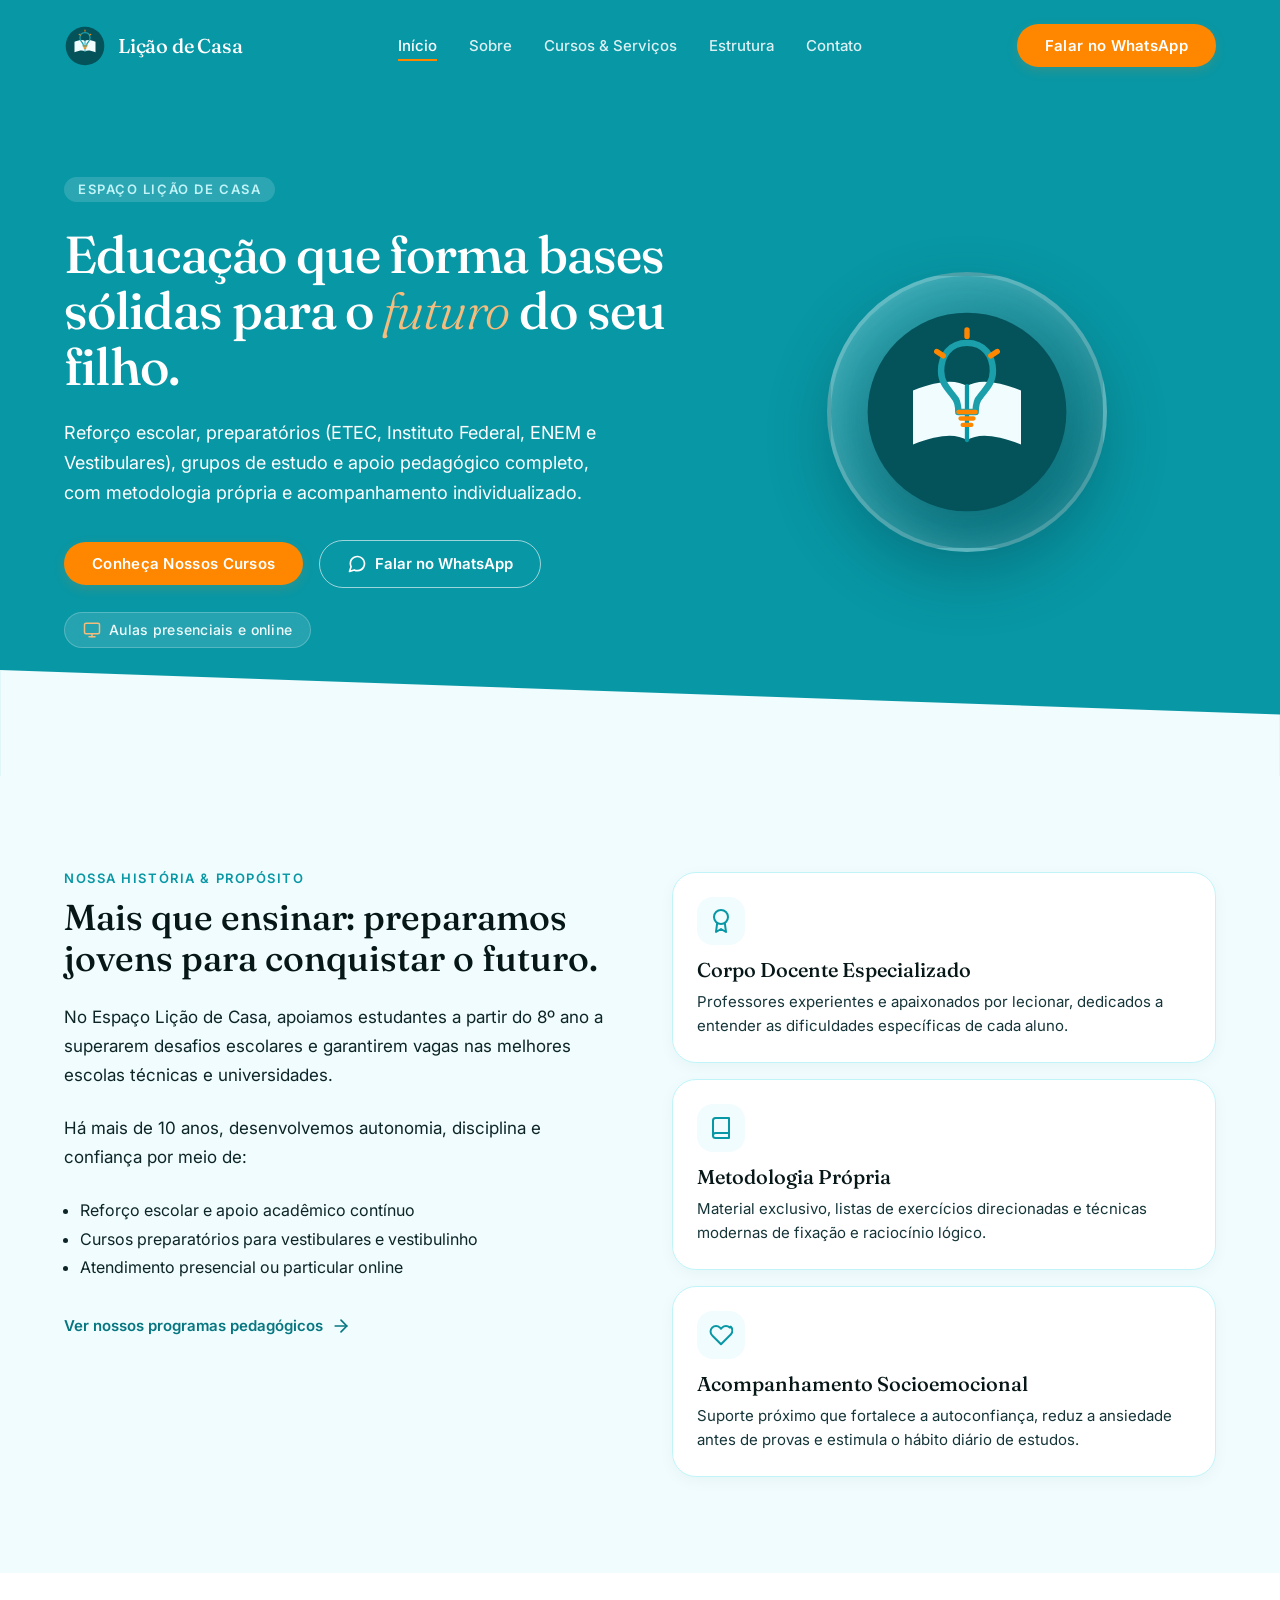
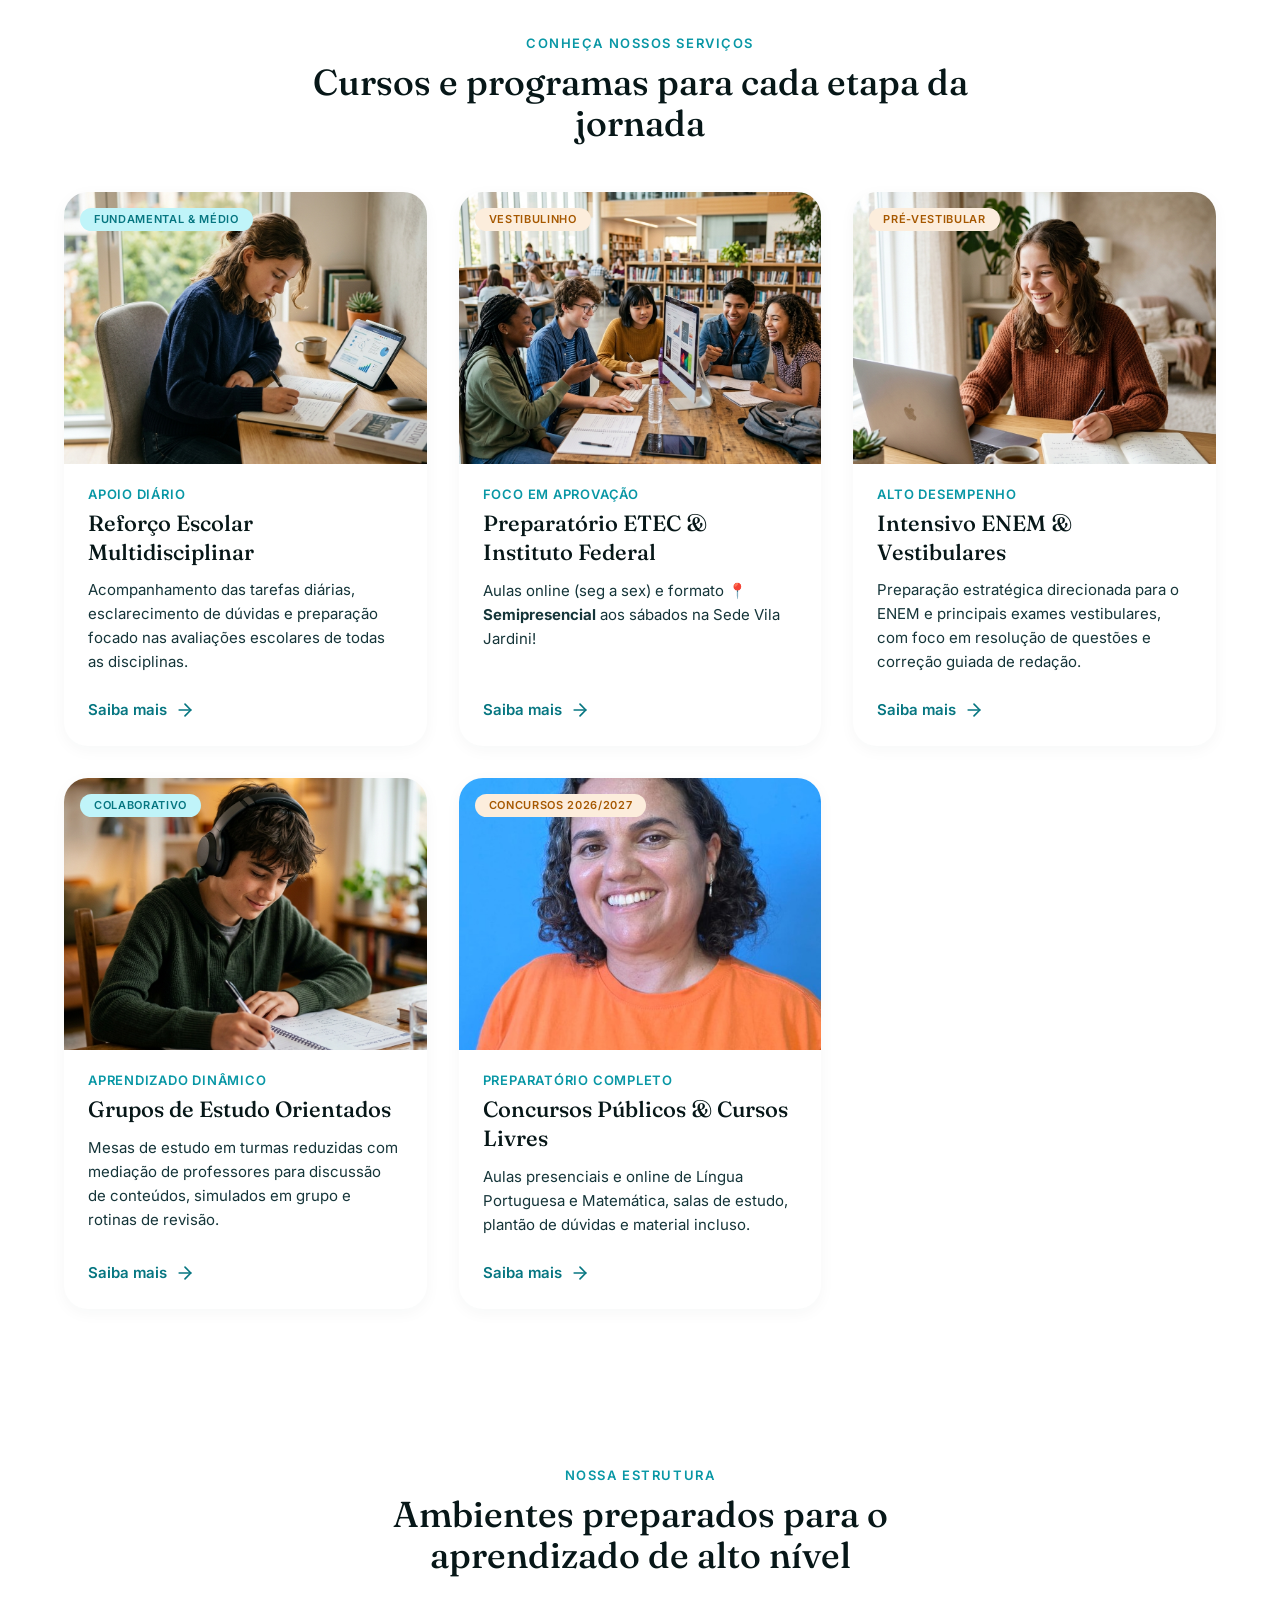
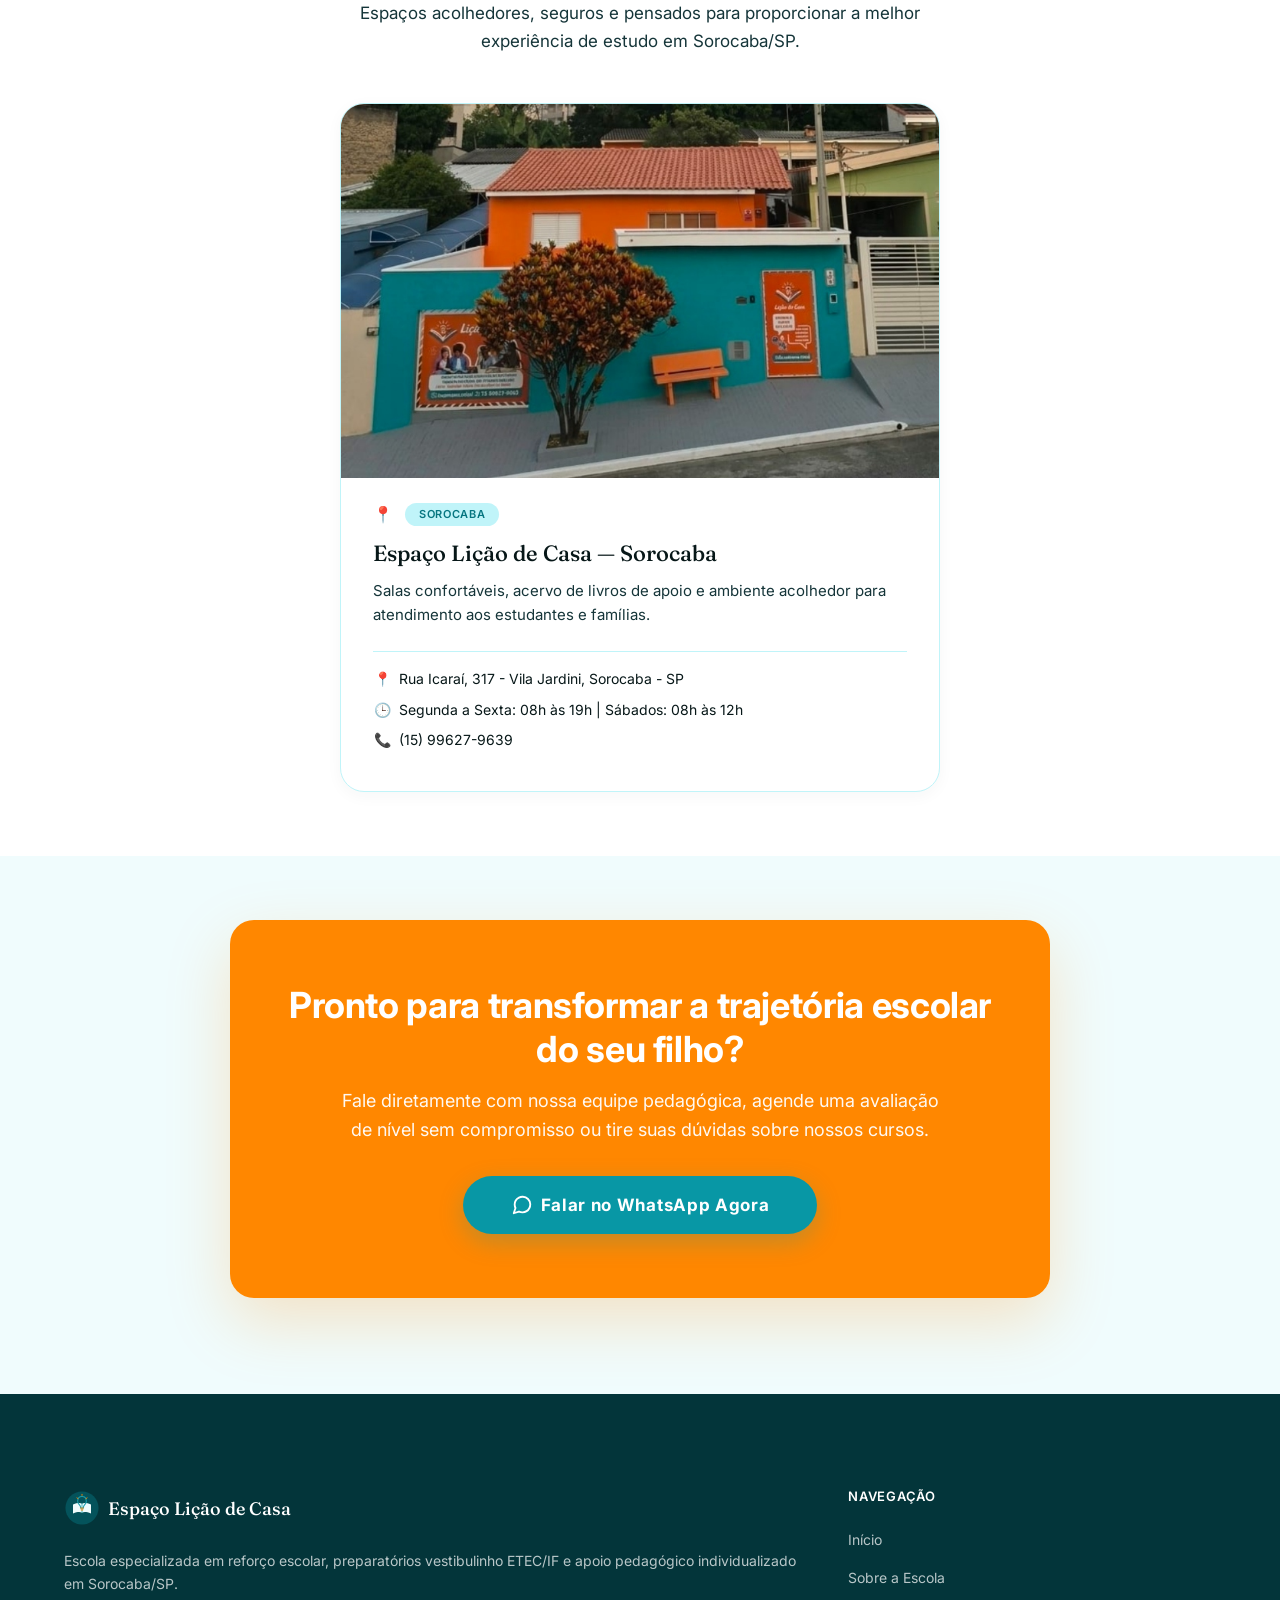
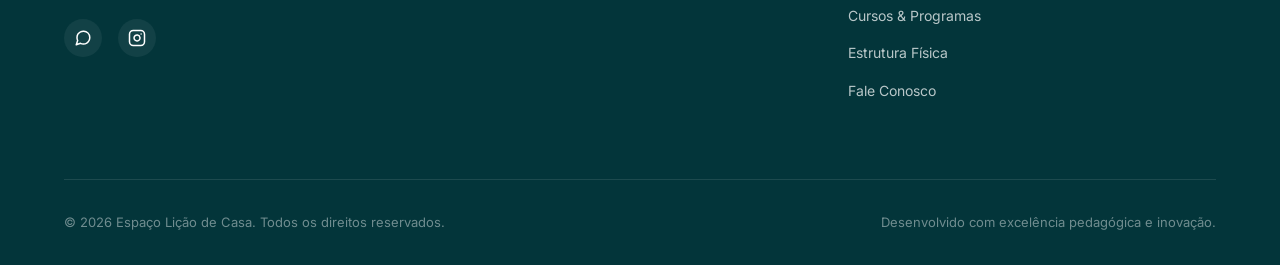
<file: index.html>
<!DOCTYPE html>
<html lang="pt-BR">
<head>
  <meta charset="UTF-8">
  <meta name="viewport" content="width=device-width, initial-scale=1.0">
  <title>Espaço Lição de Casa — Educação e Preparação para o Futuro</title>
  <meta name="description" content="Escola de reforço escolar, preparatórios para ETEC e Instituto Federal e apoio pedagógico completo. Ensino personalizado e metodologia focada no sucesso do seu filho.">
  
  <!-- Open Graph / Meta Social -->
  <meta property="og:type" content="website">
  <meta property="og:title" content="Espaço Lição de Casa — Educação e Preparação para o Futuro">
  <meta property="og:description" content="Reforço escolar, preparatórios ETEC/IF e acompanhamento pedagógico individualizado.">
  <meta property="og:image" content="assets/fachada.jpg">

  <!-- Favicon -->
  <link rel="icon" type="image/svg+xml" href="assets/logo.svg">

  <!-- Google Fonts -->
  <link rel="preconnect" href="https://fonts.googleapis.com">
  <link rel="preconnect" href="https://fonts.gstatic.com" crossorigin>
  <link href="https://fonts.googleapis.com/css2?family=Fraunces:ital,opsz,wght@0,9..144,300;0,9..144,400;0,9..144,500;0,9..144,700;1,9..144,300;1,9..144,400&family=Inter:wght@400;500;600;700&display=swap" rel="stylesheet">

  <!-- Estilos -->
  <link rel="stylesheet" href="style.css">
</head>
<body>

  <!-- ==========================================================================
     HEADER / NAVEGAÇÃO
     ========================================================================== -->
  <header class="header" id="navbar">
    <div class="header__container">
      <a href="#inicio" class="header__logo">
        <img src="assets/logo.svg" alt="Logo Espaço Lição de Casa" class="header__logo-img">
        <span class="header__logo-text">Lição de Casa</span>
      </a>

      <nav class="header__nav" id="nav-menu">
        <ul class="header__nav-list">
          <li><a href="#inicio" class="nav-link active">Início</a></li>
          <li><a href="#sobre" class="nav-link">Sobre</a></li>
          <li><a href="#servicos" class="nav-link">Cursos & Serviços</a></li>
          <li><a href="#estrutura" class="nav-link">Estrutura</a></li>
          <li><a href="#contato" class="nav-link">Contato</a></li>
        </ul>
        <div class="header__cta-mobile">
          <a href="https://wa.me/5515996279639?text=Olá!%20Gostaria%20de%20mais%20informações%20sobre%20os%20cursos%20do%20Espaço%20Lição%20de%20Casa." target="_blank" rel="noopener noreferrer" class="btn-primary">
            Falar no WhatsApp
          </a>
        </div>
      </nav>

      <div class="header__actions">
        <a href="https://wa.me/5515996279639?text=Olá!%20Gostaria%20de%20mais%20informações%20sobre%20os%20cursos%20do%20Espaço%20Lição%20de%20Casa." target="_blank" rel="noopener noreferrer" class="btn-primary header__cta">
          Falar no WhatsApp
        </a>
        <button class="header__toggle" id="menu-toggle" aria-label="Abrir menu de navegação" aria-expanded="false">
          <span class="bar"></span>
          <span class="bar"></span>
          <span class="bar"></span>
        </button>
      </div>
    </div>
  </header>

  <main>
    <!-- ==========================================================================
       HERO INSTITUCIONAL
       ========================================================================== -->
    <section class="hero" id="inicio">
      <div class="hero__container container">
        <div class="hero__content">
          <span class="hero__eyebrow">Espaço Lição de Casa</span>
          <h1 class="hero__title">Educação que forma bases sólidas para o <em>futuro</em> do seu filho.</h1>
          <p class="hero__subtitle">Reforço escolar, preparatórios (ETEC, Instituto Federal, ENEM e Vestibulares), grupos de estudo e apoio pedagógico completo, com metodologia própria e acompanhamento individualizado.</p>
          <div class="hero__ctas">
            <a href="#servicos" class="btn-primary">Conheça Nossos Cursos</a>
            <a href="https://wa.me/5515996279639?text=Olá!%20Gostaria%20de%20conhecer%20os%20serviços%20do%20Espaço%20Lição%20de%20Casa." target="_blank" rel="noopener noreferrer" class="btn-secondary">
              <svg width="20" height="20" viewBox="0 0 24 24" fill="none" stroke="currentColor" stroke-width="2" stroke-linecap="round" stroke-linejoin="round" class="icon-whatsapp">
                <path d="M21 11.5a8.38 8.38 0 0 1-.9 3.8 8.5 8.5 0 0 1-7.6 4.7 8.38 8.38 0 0 1-3.8-.9L3 21l1.9-5.7a8.38 8.38 0 0 1-.9-3.8 8.5 8.5 0 0 1 4.7-7.6 8.38 8.38 0 0 1 3.8-.9h.5a8.48 8.48 0 0 1 8 8v.5z"/>
              </svg>
              Falar no WhatsApp
            </a>
          </div>
          <div class="hero__online-tag">
            <svg width="18" height="18" viewBox="0 0 24 24" fill="none" stroke="currentColor" stroke-width="2" stroke-linecap="round" stroke-linejoin="round">
              <rect x="2" y="3" width="20" height="14" rx="2" ry="2"/>
              <line x1="8" y1="21" x2="16" y2="21"/>
              <line x1="12" y1="17" x2="12" y2="21"/>
            </svg>
            <span>Aulas presenciais e online</span>
          </div>
        </div>
        <div class="hero__media">
          <div class="hero__brand-badge">
            <img src="assets/logo.svg" alt="Logo Espaço Lição de Casa" class="hero__brand-logo">
          </div>
        </div>
      </div>
      <div class="hero__wave">
        <svg viewBox="0 0 1440 120" fill="none" xmlns="http://www.w3.org/2000/svg">
          <path d="M0 0 L1440 50 L1440 120 L0 120 Z" fill="#F0FCFD"/>
        </svg>
      </div>
    </section>

    <!-- ==========================================================================
       SOBRE A ESCOLA
       ========================================================================== -->
    <section class="sobre reveal" id="sobre">
      <div class="container">
        <div class="sobre__columns">
          <div class="sobre__left">
            <span class="section-eyebrow">Nossa História & Propósito</span>
            <h2 class="section-title">Mais que ensinar: preparamos jovens para conquistar o futuro.</h2>
            <p class="sobre__text">No Espaço Lição de Casa, apoiamos estudantes a partir do 8º ano a superarem desafios escolares e garantirem vagas nas melhores escolas técnicas e universidades.</p>
            <p class="sobre__text">Há mais de 10 anos, desenvolvemos autonomia, disciplina e confiança por meio de:</p>
            <ul class="sobre__list" style="margin: 0 0 var(--space-6) var(--space-4); color: var(--ink-700); font-size: 16px; line-height: 1.8;">
              <li>Reforço escolar e apoio acadêmico contínuo</li>
              <li>Cursos preparatórios para vestibulares e vestibulinho</li>
              <li>Atendimento presencial ou particular online</li>
            </ul>
            <div class="sobre__actions">
              <a href="#servicos" class="btn-text">
                Ver nossos programas pedagógicos
                <svg width="20" height="20" viewBox="0 0 24 24" fill="none" stroke="currentColor" stroke-width="2" stroke-linecap="round" stroke-linejoin="round">
                  <line x1="5" y1="12" x2="19" y2="12"></line>
                  <polyline points="12 5 19 12 12 19"></polyline>
                </svg>
              </a>
            </div>
          </div>

          <div class="sobre__right reveal-group">
            <article class="card card--val-prop">
              <div class="card__icon-wrapper">
                <svg viewBox="0 0 24 24" fill="none" stroke="currentColor" stroke-width="2" stroke-linecap="round" stroke-linejoin="round">
                  <circle cx="12" cy="8" r="7"></circle>
                  <polyline points="8.21 13.89 7 23 12 20 17 23 15.79 13.88"></polyline>
                </svg>
              </div>
              <h3 class="card__title">Corpo Docente Especializado</h3>
              <p class="card__desc">Professores experientes e apaixonados por lecionar, dedicados a entender as dificuldades específicas de cada aluno.</p>
            </article>

            <article class="card card--val-prop">
              <div class="card__icon-wrapper">
                <svg viewBox="0 0 24 24" fill="none" stroke="currentColor" stroke-width="2" stroke-linecap="round" stroke-linejoin="round">
                  <path d="M4 19.5A2.5 2.5 0 0 1 6.5 17H20"></path>
                  <path d="M6.5 2H20v20H6.5A2.5 2.5 0 0 1 4 19.5v-15A2.5 2.5 0 0 1 6.5 2z"></path>
                </svg>
              </div>
              <h3 class="card__title">Metodologia Própria</h3>
              <p class="card__desc">Material exclusivo, listas de exercícios direcionadas e técnicas modernas de fixação e raciocínio lógico.</p>
            </article>

            <article class="card card--val-prop">
              <div class="card__icon-wrapper">
                <svg viewBox="0 0 24 24" fill="none" stroke="currentColor" stroke-width="2" stroke-linecap="round" stroke-linejoin="round">
                  <path d="M20.84 4.61a5.5 5.5 0 0 0-7.78 0L12 5.67l-1.06-1.06a5.5 5.5 0 0 0-7.78 7.78l1.06 1.06L12 21.23l8.72-8.72 1.06-1.06a5.5 5.5 0 0 0 0-7.78z"></path>
                </svg>
              </div>
              <h3 class="card__title">Acompanhamento Socioemocional</h3>
              <p class="card__desc">Suporte próximo que fortalece a autoconfiança, reduz a ansiedade antes de provas e estimula o hábito diário de estudos.</p>
            </article>
          </div>
        </div>
      </div>
    </section>

    <!-- ==========================================================================
       CONHEÇA NOSSOS SERVIÇOS
       ========================================================================== -->
    <section class="servicos reveal" id="servicos">
      <div class="container">
        <div class="servicos__header">
          <span class="section-eyebrow">Conheça Nossos Serviços</span>
          <h2 class="section-title">Cursos e programas para cada etapa da jornada</h2>
        </div>

        <div class="servicos__grid reveal-group">
          <!-- Card 1: Reforço Escolar -->
          <article class="card card--servico">
            <div class="card__img-container">
              <img src="assets/stages_infantil.png" alt="Reforço Escolar no Espaço Lição de Casa" class="card__servico-img">
              <span class="badge card__servico-badge">Fundamental & Médio</span>
            </div>
            <div class="card__servico-content">
              <span class="card__servico-meta">Apoio Diário</span>
              <h3 class="card__servico-title">Reforço Escolar Multidisciplinar</h3>
              <p class="card__servico-desc">Acompanhamento das tarefas diárias, esclarecimento de dúvidas e preparação focado nas avaliações escolares de todas as disciplinas.</p>
              <a href="reforco-escolar.html" class="btn-text">
                Saiba mais
                <svg width="20" height="20" viewBox="0 0 24 24" fill="none" stroke="currentColor" stroke-width="2" stroke-linecap="round" stroke-linejoin="round">
                  <line x1="5" y1="12" x2="19" y2="12"/>
                  <polyline points="12 5 19 12 12 19"/>
                </svg>
              </a>
            </div>
          </article>

          <!-- Card 2: Preparatório ETEC & IF -->
          <article class="card card--servico">
            <div class="card__img-container">
              <img src="assets/stages_fundamental.png" alt="Preparatório ETEC e IF" class="card__servico-img">
              <span class="badge badge--accent card__servico-badge">Vestibulinho</span>
            </div>
            <div class="card__servico-content">
              <span class="card__servico-meta">Foco em Aprovação</span>
              <h3 class="card__servico-title">Preparatório ETEC & Instituto Federal</h3>
              <p class="card__servico-desc">Aulas online (seg a sex) e formato 📍 <strong>Semipresencial</strong> aos sábados na Sede Vila Jardini!</p>
              <a href="PreparatorioETEC&IF/index.html" class="btn-text">
                Saiba mais
                <svg width="20" height="20" viewBox="0 0 24 24" fill="none" stroke="currentColor" stroke-width="2" stroke-linecap="round" stroke-linejoin="round">
                  <line x1="5" y1="12" x2="19" y2="12"/>
                  <polyline points="12 5 19 12 12 19"/>
                </svg>
              </a>
            </div>
          </article>

          <!-- Card 3: Intensivo ENEM & Vestibulares -->
          <article class="card card--servico">
            <div class="card__img-container">
              <img src="assets/hero_collage_1.png" alt="Intensivo ENEM e Vestibulares" class="card__servico-img">
              <span class="badge badge--accent card__servico-badge">Pré-Vestibular</span>
            </div>
            <div class="card__servico-content">
              <span class="card__servico-meta">Alto Desempenho</span>
              <h3 class="card__servico-title">Intensivo ENEM & Vestibulares</h3>
              <p class="card__servico-desc">Preparação estratégica direcionada para o ENEM e principais exames vestibulares, com foco em resolução de questões e correção guiada de redação.</p>
              <a href="intensivo-enem-vestibulares.html" class="btn-text">
                Saiba mais
                <svg width="20" height="20" viewBox="0 0 24 24" fill="none" stroke="currentColor" stroke-width="2" stroke-linecap="round" stroke-linejoin="round">
                  <line x1="5" y1="12" x2="19" y2="12"/>
                  <polyline points="12 5 19 12 12 19"/>
                </svg>
              </a>
            </div>
          </article>

          <!-- Card 4: Grupos de Estudo & Acompanhamento Integrado -->
          <article class="card card--servico">
            <div class="card__img-container">
              <img src="assets/hero_collage_2.png" alt="Grupos de Estudo" class="card__servico-img">
              <span class="badge card__servico-badge">Colaborativo</span>
            </div>
            <div class="card__servico-content">
              <span class="card__servico-meta">Aprendizado Dinâmico</span>
              <h3 class="card__servico-title">Grupos de Estudo Orientados</h3>
              <p class="card__servico-desc">Mesas de estudo em turmas reduzidas com mediação de professores para discussão de conteúdos, simulados em grupo e rotinas de revisão.</p>
              <a href="grupos-de-estudo.html" class="btn-text">
                Saiba mais
                <svg width="20" height="20" viewBox="0 0 24 24" fill="none" stroke="currentColor" stroke-width="2" stroke-linecap="round" stroke-linejoin="round">
                  <line x1="5" y1="12" x2="19" y2="12"/>
                  <polyline points="12 5 19 12 12 19"/>
                </svg>
              </a>
            </div>
          </article>

          <!-- Card 5: Concursos Públicos & Cursos Livres -->
          <article class="card card--servico">
            <div class="card__img-container">
              <img src="assets/ilce.jpg" alt="Concursos Públicos e Cursos Livres no Espaço Lição de Casa" class="card__servico-img">
              <span class="badge badge--accent card__servico-badge">Concursos 2026/2027</span>
            </div>
            <div class="card__servico-content">
              <span class="card__servico-meta">Preparatório Completo</span>
              <h3 class="card__servico-title">Concursos Públicos & Cursos Livres</h3>
              <p class="card__servico-desc">Aulas presenciais e online de Língua Portuguesa e Matemática, salas de estudo, plantão de dúvidas e material incluso.</p>
              <a href="concursos-cursos-livres.html" class="btn-text">
                Saiba mais
                <svg width="20" height="20" viewBox="0 0 24 24" fill="none" stroke="currentColor" stroke-width="2" stroke-linecap="round" stroke-linejoin="round">
                  <line x1="5" y1="12" x2="19" y2="12"/>
                  <polyline points="12 5 19 12 12 19"/>
                </svg>
              </a>
            </div>
          </article>
        </div>
      </div>
    </section>







    <!-- ==========================================================================
       ESTRUTURA FÍSICA & UNIDADES
       ========================================================================== -->
    <section class="unidades reveal" id="estrutura">
      <div class="container">
        <div class="unidades__header">
          <span class="section-eyebrow">Nossa Estrutura</span>
          <h2 class="section-title">Ambientes preparados para o aprendizado de alto nível</h2>
          <p class="unidades__subtitle">Espaços acolhedores, seguros e pensados para proporcionar a melhor experiência de estudo em Sorocaba/SP.</p>
        </div>

        <div class="unidades__grid reveal-group" style="display: flex; justify-content: center;">
          <!-- Espaço Lição de Casa -->
          <article class="card card--unidade card--unidade-com-foto" style="max-width: 600px; width: 100%;">
            <img src="assets/fachada.jpg" alt="Fachada do Espaço Lição de Casa" class="card__unidade-img">
            <div class="card__unidade-body">
              <div class="card__unidade-header">
                <span class="card__unidade-flag">📍</span>
                <span class="badge">Sorocaba</span>
              </div>
              <h3 class="card__unidade-title">Espaço Lição de Casa — Sorocaba</h3>
              <p class="card__unidade-desc">Salas confortáveis, acervo de livros de apoio e ambiente acolhedor para atendimento aos estudantes e famílias.</p>
              
              <div class="card__unidade-detalhes">
                <p>
                  <span class="detail-icon">📍</span>
                  <span class="detail-text">Rua Icaraí, 317 - Vila Jardini, Sorocaba - SP</span>
                </p>
                <p>
                  <span class="detail-icon">🕒</span>
                  <span class="detail-text">Segunda a Sexta: 08h às 19h | Sábados: 08h às 12h</span>
                </p>
                <p>
                  <span class="detail-icon">📞</span>
                  <span class="detail-text">(15) 99627-9639</span>
                </p>
              </div>
            </div>
          </article>
        </div>
      </div>
    </section>

    <!-- ==========================================================================
       CONTATO & BANNER CTA FINAL
       ========================================================================== -->
    <section class="contato reveal" id="contato">
      <div class="container">
        <div class="cta-box">
          <h2 class="cta-box__title">Pronto para transformar a trajetória escolar do seu filho?</h2>
          <p class="cta-box__desc">Fale diretamente com nossa equipe pedagógica, agende uma avaliação de nível sem compromisso ou tire suas dúvidas sobre nossos cursos.</p>
          <div class="cta-box__ctas">
            <a href="https://wa.me/5515996279639?text=Olá!%20Gostaria%20de%20agendar%20uma%20visita%20ou%20conhecer%20os%20cursos." target="_blank" rel="noopener noreferrer" class="btn-checkout">
              <svg width="22" height="22" viewBox="0 0 24 24" fill="none" stroke="currentColor" stroke-width="2" stroke-linecap="round" stroke-linejoin="round" style="margin-right: 8px;">
                <path d="M21 11.5a8.38 8.38 0 0 1-.9 3.8 8.5 8.5 0 0 1-7.6 4.7 8.38 8.38 0 0 1-3.8-.9L3 21l1.9-5.7a8.38 8.38 0 0 1-.9-3.8 8.5 8.5 0 0 1 4.7-7.6 8.38 8.38 0 0 1 3.8-.9h.5a8.48 8.48 0 0 1 8 8v.5z"/>
              </svg>
              Falar no WhatsApp Agora
            </a>
          </div>
        </div>
      </div>
    </section>
  </main>

  <!-- ==========================================================================
     FOOTER
     ========================================================================== -->
  <footer class="footer">
    <div class="container">
      <div class="footer__grid">
        <!-- Coluna 1: Marca & Redes -->
        <div>
          <div class="footer__logo">
            <img src="assets/logo.svg" alt="Logo Espaço Lição de Casa">
            <span>Espaço Lição de Casa</span>
          </div>
          <p class="footer__desc">Escola especializada em reforço escolar, preparatórios vestibulinho ETEC/IF e apoio pedagógico individualizado em Sorocaba/SP.</p>
          <div class="footer__socials">
            <a href="https://wa.me/5515996279639" target="_blank" rel="noopener noreferrer" aria-label="WhatsApp">
              <svg width="18" height="18" viewBox="0 0 24 24" fill="none" stroke="currentColor" stroke-width="2" stroke-linecap="round" stroke-linejoin="round"><path d="M21 11.5a8.38 8.38 0 0 1-.9 3.8 8.5 8.5 0 0 1-7.6 4.7 8.38 8.38 0 0 1-3.8-.9L3 21l1.9-5.7a8.38 8.38 0 0 1-.9-3.8 8.5 8.5 0 0 1 4.7-7.6 8.38 8.38 0 0 1 3.8-.9h.5a8.48 8.48 0 0 1 8 8v.5z"/></svg>
            </a>
            <a href="https://instagram.com" target="_blank" rel="noopener noreferrer" aria-label="Instagram">
              <svg width="18" height="18" viewBox="0 0 24 24" fill="none" stroke="currentColor" stroke-width="2" stroke-linecap="round" stroke-linejoin="round"><rect x="2" y="2" width="20" height="20" rx="5" ry="5"/><path d="M16 11.37A4 4 0 1 1 12.63 8 4 4 0 0 1 16 11.37z"/><line x1="17.5" y1="6.5" x2="17.51" y2="6.5"/></svg>
            </a>
          </div>
        </div>

        <!-- Coluna 2: Links Institucionais -->
        <div>
          <h4>Navegação</h4>
          <ul class="footer__links">
            <li><a href="#inicio">Início</a></li>
            <li><a href="#sobre">Sobre a Escola</a></li>
            <li><a href="#servicos">Cursos & Programas</a></li>
            <li><a href="#estrutura">Estrutura Física</a></li>
            <li><a href="#contato">Fale Conosco</a></li>
          </ul>
        </div>
      </div>

      <div class="footer__bottom">
        <p>&copy; 2026 Espaço Lição de Casa. Todos os direitos reservados.</p>
        <p>Desenvolvido com excelência pedagógica e inovação.</p>
      </div>
    </div>
  </footer>

  <!-- Scripts -->
  <script src="script.js"></script>
</body>
</html>
</file>
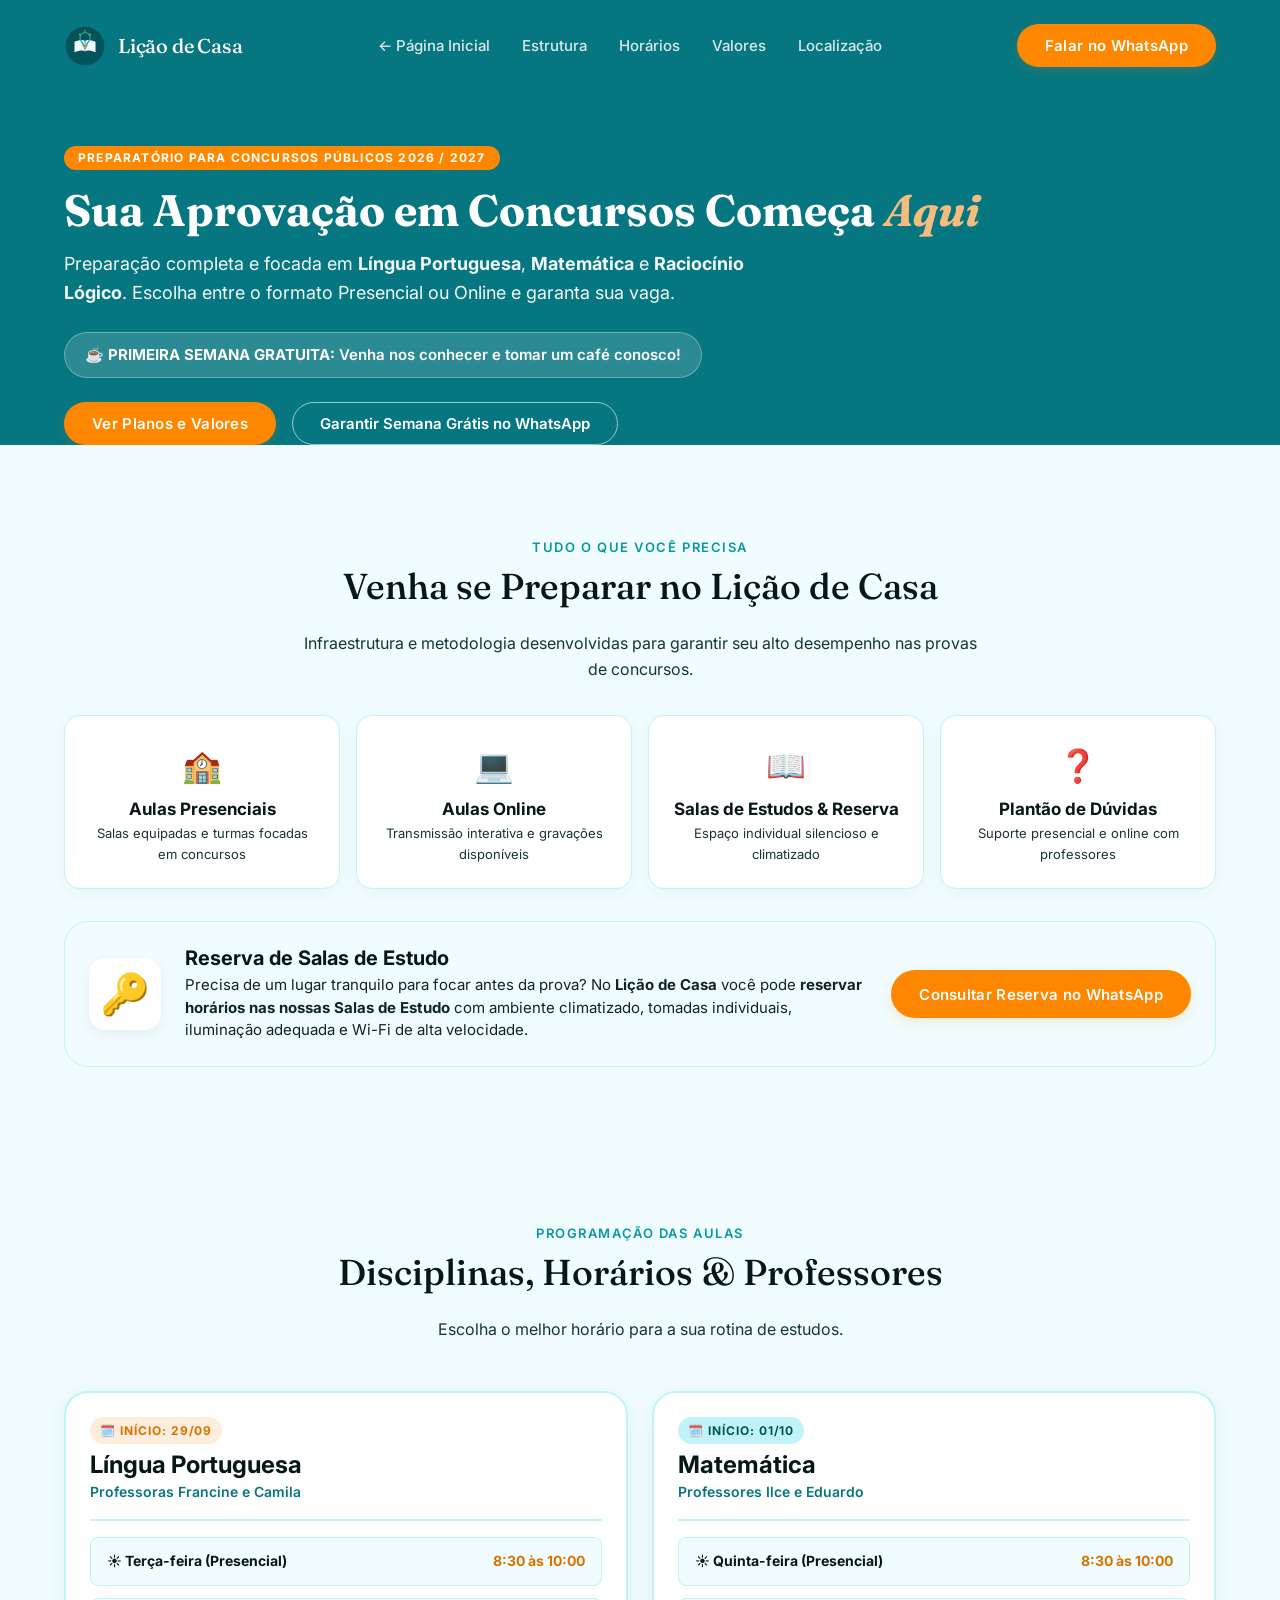
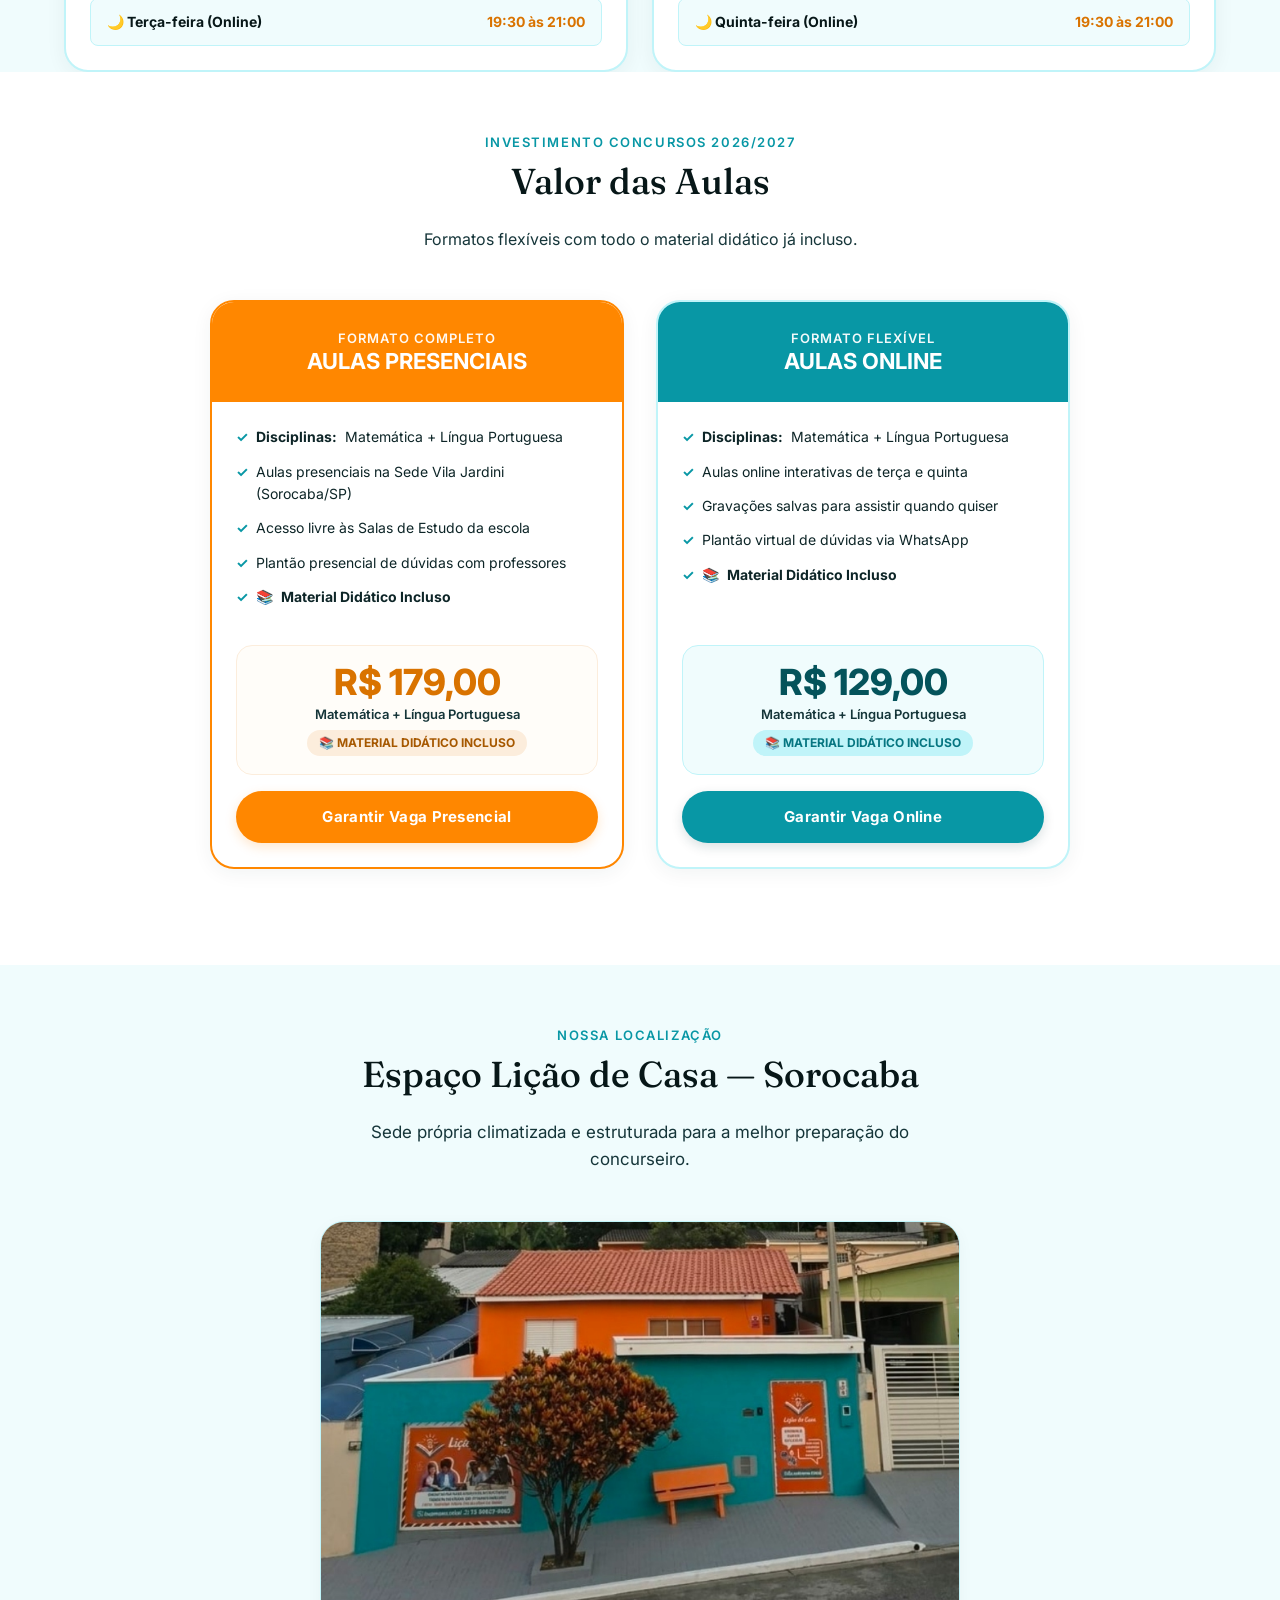
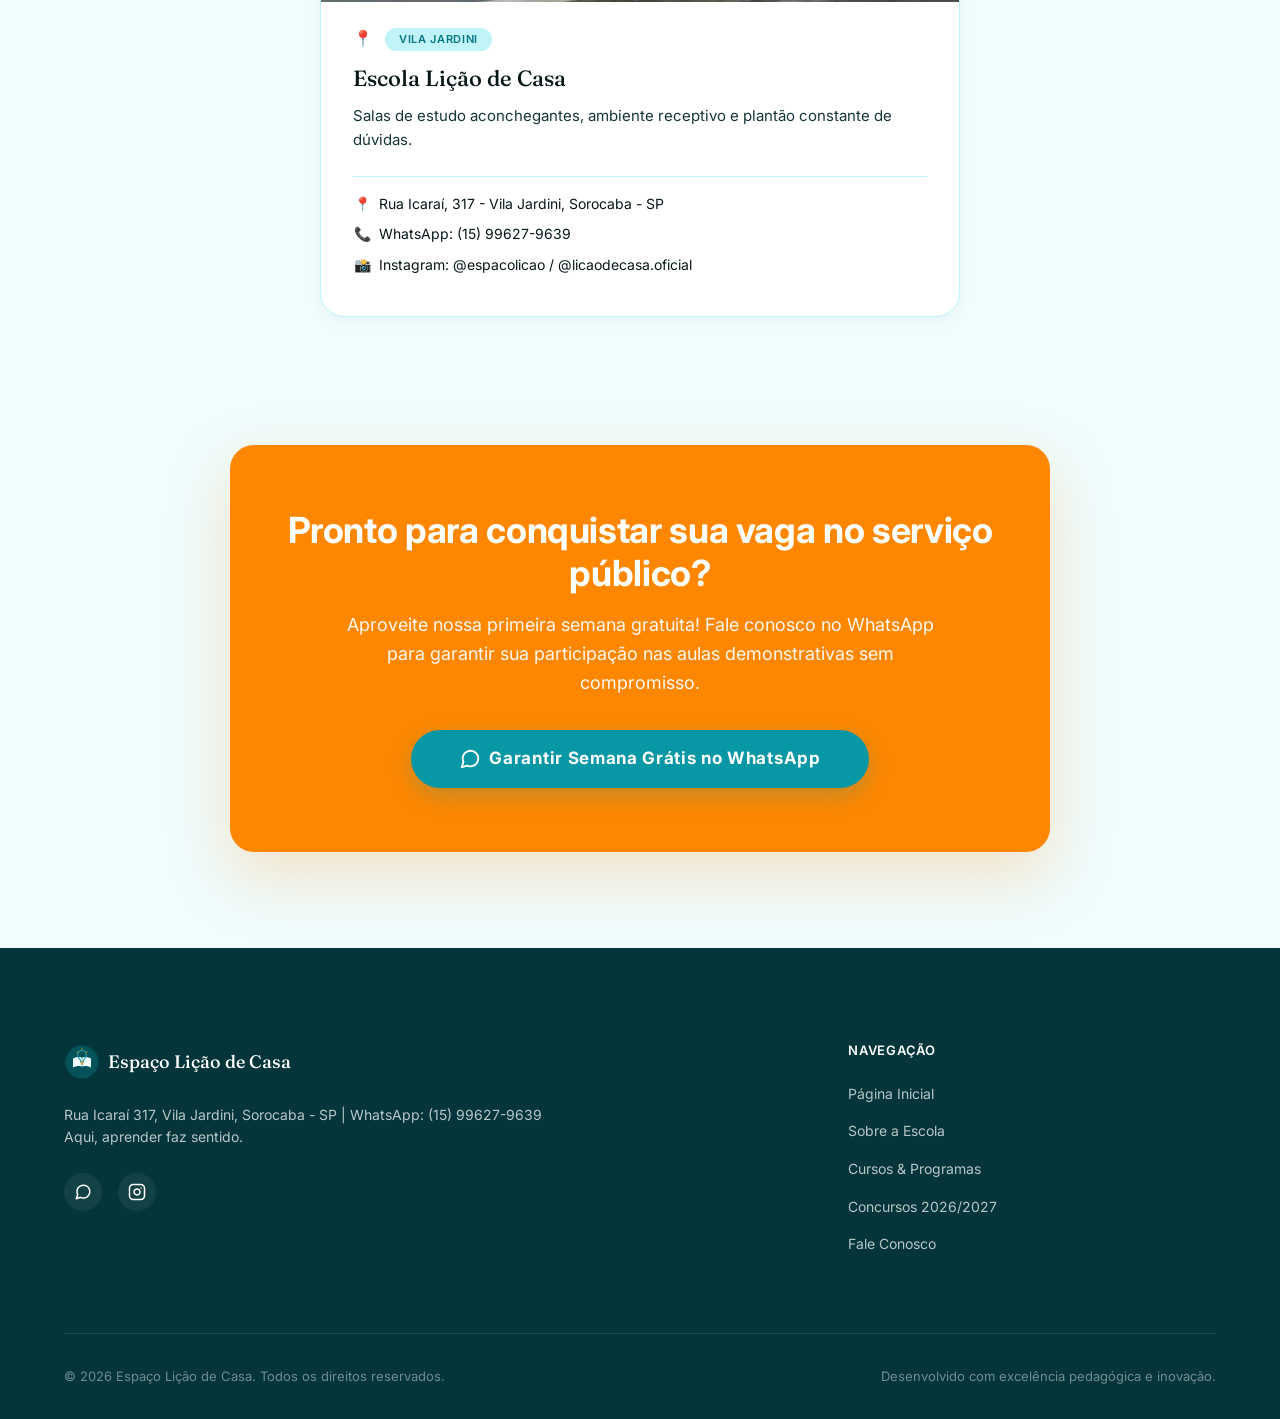
<file: concursos-cursos-livres.html>
<!DOCTYPE html>
<html lang="pt-BR">
<head>
  <meta charset="UTF-8">
  <meta name="viewport" content="width=device-width, initial-scale=1.0">
  <title>Preparatório para Concursos 2026/2027 — Espaço Lição de Casa</title>
  <meta name="description" content="Preparatório para Concursos Públicos 2026/2027 no Espaço Lição de Casa em Sorocaba/SP. Aulas presenciais e online de Língua Portuguesa e Matemática. Primeira semana gratuita!">
  
  <!-- Open Graph -->
  <meta property="og:type" content="website">
  <meta property="og:title" content="Preparatório para Concursos 2026/2027 — Espaço Lição de Casa">
  <meta property="og:description" content="Prepare-se para concursos públicos com aulas presenciais e online. Língua Portuguesa e Matemática com material incluso. Primeira semana grátis!">
  <meta property="og:image" content="assets/ilce.jpg">

  <!-- Favicon -->
  <link rel="icon" type="image/svg+xml" href="assets/logo.svg">

  <!-- Google Fonts -->
  <link rel="preconnect" href="https://fonts.googleapis.com">
  <link rel="preconnect" href="https://fonts.gstatic.com" crossorigin>
  <link href="https://fonts.googleapis.com/css2?family=Fraunces:ital,opsz,wght@0,9..144,300;0,9..144,400;0,9..144,500;0,9..144,700;1,9..144,300;1,9..144,400&family=Inter:wght@400;500;600;700&display=swap" rel="stylesheet">

  <!-- Estilos -->
  <link rel="stylesheet" href="style.css">
  <style>
    /* Estilos específicos da página de Concursos */
    .concursos-hero {
      background-color: var(--teal-700);
      color: var(--white);
      padding-top: calc(80px + var(--space-16));
      padding-bottom: var(--space-20);
      position: relative;
    }
    .concursos-hero__badge {
      display: inline-block;
      background-color: var(--orange-500);
      color: var(--white);
      font: 700 12px/1 var(--font-label);
      text-transform: uppercase;
      letter-spacing: 0.1em;
      padding: 6px 14px;
      border-radius: var(--radius-pill);
      margin-bottom: var(--space-4);
    }
    .concursos-hero__title {
      font: 700 44px/1.1 var(--font-display);
      margin-bottom: var(--space-4);
    }
    .concursos-hero__title em {
      font-style: italic;
      color: var(--orange-300);
    }
    .concursos-hero__subtitle {
      font-size: 18px;
      opacity: 0.95;
      max-width: 720px;
      line-height: 1.6;
      margin-bottom: var(--space-6);
    }

    .free-week-banner {
      display: inline-flex;
      align-items: center;
      gap: 10px;
      background: rgba(255, 255, 255, 0.15);
      border: 1px solid rgba(255, 255, 255, 0.3);
      backdrop-filter: blur(8px);
      padding: 10px 20px;
      border-radius: var(--radius-pill);
      color: #FFFDF9;
      font-weight: 600;
      font-size: 15px;
      margin-bottom: var(--space-6);
    }

    /* Grid de Recursos / Pilares */
    .pillars-grid {
      display: grid;
      grid-template-columns: repeat(4, 1fr);
      gap: var(--space-4);
      margin-top: var(--space-8);
    }
    .pillar-card {
      background: var(--white);
      border: 1.5px solid var(--teal-100);
      border-radius: var(--radius-md);
      padding: var(--space-6);
      text-align: center;
      box-shadow: 0 4px 16px rgba(3, 53, 58, 0.04);
      transition: transform 250ms ease, box-shadow 250ms ease;
    }
    .pillar-card:hover {
      transform: translateY(-4px);
      box-shadow: 0 12px 32px rgba(3, 53, 58, 0.1);
    }
    .pillar-card__icon {
      font-size: 32px;
      margin-bottom: 8px;
    }
    .pillar-card__title {
      font: 700 17px var(--font-body);
      color: var(--ink-900);
    }

    /* Grade de Horários e Disciplinas */
    .concursos-subjects-grid {
      display: grid;
      grid-template-columns: repeat(2, 1fr);
      gap: var(--space-6);
      margin-top: var(--space-8);
    }
    .subject-card {
      background: var(--white);
      border-radius: var(--radius-lg);
      border: 2px solid var(--teal-100);
      padding: var(--space-6);
      box-shadow: 0 4px 20px rgba(3, 53, 58, 0.06);
    }
    .subject-card__header {
      border-bottom: 2px solid var(--teal-100);
      padding-bottom: var(--space-4);
      margin-bottom: var(--space-4);
    }
    .subject-card__date {
      font-size: 12px;
      font-weight: 700;
      color: var(--orange-600);
      text-transform: uppercase;
      letter-spacing: 0.08em;
      background: var(--orange-200);
      padding: 4px 10px;
      border-radius: var(--radius-pill);
      display: inline-block;
      margin-bottom: 6px;
    }
    .subject-card__title {
      font: 700 24px var(--font-body);
      color: var(--ink-900);
    }
    .subject-card__profs {
      font-size: 14px;
      color: var(--teal-700);
      font-weight: 600;
      margin-top: 2px;
    }
    .subject-slot {
      background: var(--teal-50);
      border: 1px solid var(--teal-100);
      border-radius: var(--radius-sm);
      padding: var(--space-3) var(--space-4);
      margin-bottom: var(--space-3);
      display: flex;
      justify-content: space-between;
      align-items: center;
    }
    .subject-slot:last-child {
      margin-bottom: 0;
    }
    .subject-slot__mode {
      font-weight: 700;
      color: var(--ink-900);
      font-size: 14px;
    }
    .subject-slot__time {
      font-size: 14px;
      font-weight: 700;
      color: var(--orange-600);
    }

    /* Grid de Planos e Valores - Simetria Perfeita */
    .concursos-pricing-grid {
      display: grid;
      grid-template-columns: repeat(2, 1fr);
      gap: var(--space-8);
      max-width: 860px;
      margin: var(--space-8) auto 0;
      align-items: stretch;
    }

    .concursos-card {
      background: var(--white);
      border-radius: var(--radius-lg);
      border: 2px solid var(--teal-100);
      overflow: hidden;
      box-shadow: 0 4px 20px rgba(3, 53, 58, 0.06);
      display: flex;
      flex-direction: column;
      height: 100%;
      transition: transform 300ms var(--ease-out-expo), box-shadow 300ms ease;
    }
    .concursos-card:hover {
      transform: translateY(-6px);
      box-shadow: 0 16px 36px rgba(3, 53, 58, 0.12);
    }
    .concursos-card--presencial {
      border-color: var(--orange-500);
    }

    .concursos-card__header {
      padding: var(--space-6);
      color: var(--white);
      text-align: center;
      min-height: 100px;
      height: 100px;
      display: flex;
      flex-direction: column;
      justify-content: center;
      align-items: center;
      box-sizing: border-box;
    }
    .concursos-card__header--presencial {
      background-color: var(--orange-500);
    }
    .concursos-card__header--online {
      background-color: var(--teal-600);
    }
    .concursos-card__header h3 {
      font: 700 22px/1.2 var(--font-body);
      margin-bottom: 2px;
    }
    .concursos-card__header span {
      font-size: 13px;
      text-transform: uppercase;
      letter-spacing: 0.08em;
      opacity: 0.95;
      font-weight: 600;
    }

    .concursos-card__body {
      padding: var(--space-6);
      display: flex;
      flex-direction: column;
      flex: 1;
    }

    .concursos-card__features {
      list-style: none;
      margin-bottom: var(--space-6);
      flex: 1;
    }
    .concursos-card__features li {
      font-size: 14px;
      color: var(--ink-700);
      margin-bottom: var(--space-3);
      display: flex;
      align-items: flex-start;
      gap: 8px;
    }
    .concursos-card__features li span {
      color: var(--teal-600);
      font-weight: 700;
    }

    .concursos-card__footer {
      margin-top: auto;
      display: flex;
      flex-direction: column;
      gap: var(--space-4);
    }

    .concursos-card__price-box {
      background: var(--teal-50);
      border-radius: var(--radius-md);
      padding: var(--space-5);
      text-align: center;
      border: 1px solid var(--teal-100);
      height: 130px;
      min-height: 130px;
      max-height: 130px;
      display: flex;
      flex-direction: column;
      justify-content: center;
      align-items: center;
      box-sizing: border-box;
    }
    .concursos-card--presencial .concursos-card__price-box {
      background: #FFFDF9;
      border-color: var(--orange-200);
    }
    .concursos-card__price-val {
      font: 800 36px/1 var(--font-body);
      color: var(--teal-800);
      margin-bottom: 4px;
    }
    .concursos-card--presencial .concursos-card__price-val {
      color: var(--orange-600);
    }
    .concursos-card__price-sub {
      font-size: 13px;
      color: var(--ink-500);
      font-weight: 600;
    }
    .concursos-card__discount {
      display: inline-flex;
      align-items: center;
      justify-content: center;
      margin-top: 6px;
      font-size: 12px;
      font-weight: 700;
      color: var(--teal-700);
      background: var(--teal-100);
      padding: 3px 12px;
      border-radius: var(--radius-pill);
    }
    .concursos-card__discount--orange {
      color: var(--orange-700);
      background: var(--orange-200);
    }

    .concursos-card__btn {
      width: 100% !important;
      height: 52px !important;
      min-height: 52px !important;
      max-height: 52px !important;
      display: inline-flex !important;
      align-items: center !important;
      justify-content: center !important;
      text-align: center !important;
      font: 700 15px/1 var(--font-body) !important;
      border-radius: var(--radius-pill) !important;
      box-sizing: border-box !important;
      padding: 0 var(--space-4) !important;
      margin: 0 !important;
      box-shadow: 0 4px 12px rgba(3, 53, 58, 0.15) !important;
    }
    .concursos-card__btn--presencial {
      box-shadow: 0 4px 12px rgba(255, 135, 0, 0.2) !important;
    }

    @media (max-width: 1024px) {
      .pillars-grid {
        grid-template-columns: repeat(2, 1fr);
      }
      .concursos-subjects-grid,
      .concursos-pricing-grid {
        grid-template-columns: 1fr;
        max-width: 500px;
      }
    }

    @media (max-width: 768px) {
      .concursos-hero__title {
        font-size: 32px;
      }
      .pillars-grid {
        grid-template-columns: 1fr;
      }
    }
  </style>
</head>
<body>

  <!-- ==========================================================================
     HEADER / NAVEGAÇÃO
     ========================================================================== -->
  <header class="header is-scrolled" id="navbar">
    <div class="header__container">
      <a href="index.html" class="header__logo">
        <img src="assets/logo.svg" alt="Logo Espaço Lição de Casa" class="header__logo-img">
        <span class="header__logo-text">Lição de Casa</span>
      </a>

      <nav class="header__nav" id="nav-menu">
        <ul class="header__nav-list">
          <li><a href="index.html#inicio" class="nav-link">← Página Inicial</a></li>
          <li><a href="#diferenciais" class="nav-link">Estrutura</a></li>
          <li><a href="#horarios" class="nav-link">Horários</a></li>
          <li><a href="#precos" class="nav-link">Valores</a></li>
          <li><a href="#unidades" class="nav-link">Localização</a></li>
        </ul>
        <div class="header__cta-mobile">
          <a href="https://wa.me/5515996279639?text=Olá!%20Gostaria%20de%20informações%20sobre%20o%20Preparatório%20para%20Concursos." target="_blank" rel="noopener noreferrer" class="btn-primary">
            Falar no WhatsApp
          </a>
        </div>
      </nav>

      <div class="header__actions">
        <a href="https://wa.me/5515996279639?text=Olá!%20Gostaria%20de%20informações%20sobre%20o%20Preparatório%20para%20Concursos." target="_blank" rel="noopener noreferrer" class="btn-primary header__cta">
          Falar no WhatsApp
        </a>
        <button class="header__toggle" id="menu-toggle" aria-label="Abrir menu de navegação" aria-expanded="false">
          <span class="bar"></span>
          <span class="bar"></span>
          <span class="bar"></span>
        </button>
      </div>
    </div>
  </header>

  <main>
    <!-- HERO CONCURSOS -->
    <section class="concursos-hero" id="inicio">
      <div class="container">
        <span class="concursos-hero__badge">PREPARATÓRIO PARA CONCURSOS PÚBLICOS 2026 / 2027</span>
        <h1 class="concursos-hero__title">Sua Aprovação em Concursos Começa <em>Aqui</em></h1>
        <p class="concursos-hero__subtitle">
          Preparação completa e focada em <strong>Língua Portuguesa</strong>, <strong>Matemática</strong> e <strong>Raciocínio Lógico</strong>. Escolha entre o formato Presencial ou Online e garanta sua vaga.
        </p>
        
        <div class="free-week-banner">
          <span>☕ <strong>PRIMEIRA SEMANA GRATUITA:</strong> Venha nos conhecer e tomar um café conosco!</span>
        </div>

        <div style="display: flex; gap: var(--space-4); flex-wrap: wrap;">
          <a href="#precos" class="btn-primary">Ver Planos e Valores</a>
          <a href="https://wa.me/5515996279639?text=Olá!%20Quero%20agendar%20minha%20primeira%20semana%20gratuita%20no%20Preparatório%20para%20Concursos." target="_blank" rel="noopener noreferrer" class="btn-secondary">
            Garantir Semana Grátis no WhatsApp
          </a>
        </div>
      </div>
    </section>

    <!-- PILARES / RECURSOS DA ESCOLA -->
    <section class="sobre reveal" id="diferenciais">
      <div class="container">
        <div class="servicos__header" style="margin-bottom: var(--space-8);">
          <span class="section-eyebrow">Tudo o que Você Precisa</span>
          <h2 class="section-title">Venha se Preparar no Lição de Casa</h2>
          <p style="color: var(--ink-500); font-size: 16px;">Infraestrutura e metodologia desenvolvidas para garantir seu alto desempenho nas provas de concursos.</p>
        </div>

        <div class="pillars-grid">
          <div class="pillar-card">
            <div class="pillar-card__icon">🏫</div>
            <h3 class="pillar-card__title">Aulas Presenciais</h3>
            <p style="font-size: 13px; color: var(--ink-500); margin-top: 4px;">Salas equipadas e turmas focadas em concursos</p>
          </div>
          <div class="pillar-card">
            <div class="pillar-card__icon">💻</div>
            <h3 class="pillar-card__title">Aulas Online</h3>
            <p style="font-size: 13px; color: var(--ink-500); margin-top: 4px;">Transmissão interativa e gravações disponíveis</p>
          </div>
          <div class="pillar-card">
            <div class="pillar-card__icon">📖</div>
            <h3 class="pillar-card__title">Salas de Estudos & Reserva</h3>
            <p style="font-size: 13px; color: var(--ink-500); margin-top: 4px;">Espaço individual silencioso e climatizado</p>
          </div>
          <div class="pillar-card">
            <div class="pillar-card__icon">❓</div>
            <h3 class="pillar-card__title">Plantão de Dúvidas</h3>
            <p style="font-size: 13px; color: var(--ink-500); margin-top: 4px;">Suporte presencial e online com professores</p>
          </div>
        </div>

        <!-- Destaque: Reserva de Salas de Estudo -->
        <div style="margin-top: var(--space-8); background: var(--teal-50); border: 1.5px solid var(--teal-100); border-radius: var(--radius-lg); padding: var(--space-6); display: flex; align-items: center; gap: var(--space-6); flex-wrap: wrap;">
          <div style="font-size: 40px; background: var(--white); width: 72px; height: 72px; border-radius: var(--radius-md); display: flex; align-items: center; justify-content: center; box-shadow: 0 4px 12px rgba(3,53,58,0.06); flex-shrink: 0;">
            🔑
          </div>
          <div style="flex: 1; min-width: 280px;">
            <h4 style="font: 700 20px var(--font-body); color: var(--ink-900); margin-bottom: 4px;">Reserva de Salas de Estudo</h4>
            <p style="color: var(--ink-700); font-size: 15px; line-height: 1.5;">
              Precisa de um lugar tranquilo para focar antes da prova? No <strong>Lição de Casa</strong> você pode <strong>reservar horários nas nossas Salas de Estudo</strong> com ambiente climatizado, tomadas individuais, iluminação adequada e Wi-Fi de alta velocidade.
            </p>
          </div>
          <a href="https://wa.me/5515996279639?text=Olá!%20Gostaria%20de%20saber%20mais%20sobre%20a%20reserva%20de%20salas%20de%20estudo." target="_blank" rel="noopener noreferrer" class="btn-primary" style="white-space: nowrap; height: 48px; display: inline-flex; align-items: center;">
            Consultar Reserva no WhatsApp
          </a>
        </div>
      </div>
    </section>

    <!-- AULAS E HORÁRIOS -->
    <section class="servicos reveal" id="horarios" style="background-color: var(--teal-50); padding-top: var(--space-16); padding-bottom: var(--space-20);">
      <div class="container">
        <div class="servicos__header">
          <span class="section-eyebrow">Programação das Aulas</span>
          <h2 class="section-title">Disciplinas, Horários & Professores</h2>
          <p style="color: var(--ink-500); font-size: 16px;">Escolha o melhor horário para a sua rotina de estudos.</p>
        </div>

        <div class="concursos-subjects-grid">
          <!-- Língua Portuguesa -->
          <article class="subject-card">
            <div class="subject-card__header">
              <span class="subject-card__date">🗓️ Início: 29/09</span>
              <h3 class="subject-card__title">Língua Portuguesa</h3>
              <p class="subject-card__profs">Professoras Francine e Camila</p>
            </div>

            <div class="subject-slot">
              <span class="subject-slot__mode">☀️ Terça-feira (Presencial)</span>
              <span class="subject-slot__time">8:30 às 10:00</span>
            </div>

            <div class="subject-slot">
              <span class="subject-slot__mode">🌙 Terça-feira (Online)</span>
              <span class="subject-slot__time">19:30 às 21:00</span>
            </div>
          </article>

          <!-- Matemática -->
          <article class="subject-card">
            <div class="subject-card__header">
              <span class="subject-card__date" style="background: var(--teal-100); color: var(--teal-800);">🗓️ Início: 01/10</span>
              <h3 class="subject-card__title">Matemática</h3>
              <p class="subject-card__profs">Professores Ilce e Eduardo</p>
            </div>

            <div class="subject-slot">
              <span class="subject-slot__mode">☀️ Quinta-feira (Presencial)</span>
              <span class="subject-slot__time">8:30 às 10:00</span>
            </div>

            <div class="subject-slot">
              <span class="subject-slot__mode">🌙 Quinta-feira (Online)</span>
              <span class="subject-slot__time">19:30 às 21:00</span>
            </div>
          </article>
        </div>
      </div>
    </section>

    <!-- PLANOS E VALORES DE CONCURSOS (SIMETRIA PERFEITA) -->
    <section class="precos reveal" id="precos" style="background-color: var(--white); padding-top: var(--space-16); padding-bottom: var(--space-24);">
      <div class="container">
        <div class="servicos__header text-center">
          <span class="section-eyebrow">Investimento Concursos 2026/2027</span>
          <h2 class="section-title">Valor das Aulas</h2>
          <p style="color: var(--ink-500); font-size: 16px;">Formatos flexíveis com todo o material didático já incluso.</p>
        </div>

        <div class="concursos-pricing-grid">
          
          <!-- Card Presencial -->
          <article class="concursos-card concursos-card--presencial">
            <div class="concursos-card__header concursos-card__header--presencial">
              <span>Formato Completo</span>
              <h3>AULAS PRESENCIAIS</h3>
            </div>

            <div class="concursos-card__body">
              <ul class="concursos-card__features">
                <li><span>✓</span> <strong>Disciplinas:</strong> Matemática + Língua Portuguesa</li>
                <li><span>✓</span> Aulas presenciais na Sede Vila Jardini (Sorocaba/SP)</li>
                <li><span>✓</span> Acesso livre às Salas de Estudo da escola</li>
                <li><span>✓</span> Plantão presencial de dúvidas com professores</li>
                <li><span>✓</span> 📚 <strong>Material Didático Incluso</strong></li>
              </ul>

              <div class="concursos-card__footer">
                <div class="concursos-card__price-box">
                  <div class="concursos-card__price-val">R$ 179,00</div>
                  <div class="concursos-card__price-sub">Matemática + Língua Portuguesa</div>
                  <span class="concursos-card__discount concursos-card__discount--orange">📚 MATERIAL DIDÁTICO INCLUSO</span>
                </div>

                <a href="https://wa.me/5515996279639?text=Olá!%20Quero%20me%20matricular%20no%20Preparatório%20de%20Concursos%20(Presencial)." target="_blank" rel="noopener noreferrer" class="btn-primary concursos-card__btn concursos-card__btn--presencial" style="background-color: var(--orange-500);">
                  Garantir Vaga Presencial
                </a>
              </div>
            </div>
          </article>

          <!-- Card Online -->
          <article class="concursos-card">
            <div class="concursos-card__header concursos-card__header--online">
              <span>Formato Flexível</span>
              <h3>AULAS ONLINE</h3>
            </div>

            <div class="concursos-card__body">
              <ul class="concursos-card__features">
                <li><span>✓</span> <strong>Disciplinas:</strong> Matemática + Língua Portuguesa</li>
                <li><span>✓</span> Aulas online interativas de terça e quinta</li>
                <li><span>✓</span> Gravações salvas para assistir quando quiser</li>
                <li><span>✓</span> Plantão virtual de dúvidas via WhatsApp</li>
                <li><span>✓</span> 📚 <strong>Material Didático Incluso</strong></li>
              </ul>

              <div class="concursos-card__footer">
                <div class="concursos-card__price-box">
                  <div class="concursos-card__price-val">R$ 129,00</div>
                  <div class="concursos-card__price-sub">Matemática + Língua Portuguesa</div>
                  <span class="concursos-card__discount">📚 MATERIAL DIDÁTICO INCLUSO</span>
                </div>

                <a href="https://wa.me/5515996279639?text=Olá!%20Quero%20me%20matricular%20no%20Preparatório%20de%20Concursos%20(Online)." target="_blank" rel="noopener noreferrer" class="btn-primary concursos-card__btn" style="background-color: var(--teal-600);">
                  Garantir Vaga Online
                </a>
              </div>
            </div>
          </article>

        </div>
      </div>
    </section>

    <!-- LOCALIZAÇÃO & SEDE -->
    <section class="unidades reveal" id="unidades" style="background-color: var(--teal-50);">
      <div class="container">
        <div class="unidades__header">
          <span class="section-eyebrow">Nossa Localização</span>
          <h2 class="section-title">Espaço Lição de Casa — Sorocaba</h2>
          <p class="unidades__subtitle">Sede própria climatizada e estruturada para a melhor preparação do concurseiro.</p>
        </div>

        <div class="unidades__grid" style="display: flex; justify-content: center;">
          <article class="card card--unidade card--unidade-com-foto" style="max-width: 640px; width: 100%;">
            <img src="assets/fachada.jpg" alt="Fachada do Espaço Lição de Casa" class="card__unidade-img">
            <div class="card__unidade-body">
              <div class="card__unidade-header">
                <span class="card__unidade-flag">📍</span>
                <span class="badge">Vila Jardini</span>
              </div>
              <h3 class="card__unidade-title">Escola Lição de Casa</h3>
              <p class="card__unidade-desc">Salas de estudo aconchegantes, ambiente receptivo e plantão constante de dúvidas.</p>
              
              <div class="card__unidade-detalhes">
                <p>
                  <span class="detail-icon">📍</span>
                  <span class="detail-text">Rua Icaraí, 317 - Vila Jardini, Sorocaba - SP</span>
                </p>
                <p>
                  <span class="detail-icon">📞</span>
                  <span class="detail-text">WhatsApp: (15) 99627-9639</span>
                </p>
                <p>
                  <span class="detail-icon">📸</span>
                  <span class="detail-text">Instagram: @espacolicao / @licaodecasa.oficial</span>
                </p>
              </div>
            </div>
          </article>
        </div>
      </div>
    </section>

    <!-- BANNER CTA FINAL -->
    <section class="contato reveal" id="contato">
      <div class="container">
        <div class="cta-box">
          <h2 class="cta-box__title">Pronto para conquistar sua vaga no serviço público?</h2>
          <p class="cta-box__desc">Aproveite nossa primeira semana gratuita! Fale conosco no WhatsApp para garantir sua participação nas aulas demonstrativas sem compromisso.</p>
          <div class="cta-box__ctas">
            <a href="https://wa.me/5515996279639?text=Olá!%20Quero%20agendar%20minha%20semana%20gratuita%20no%20Preparatório%20para%20Concursos." target="_blank" rel="noopener noreferrer" class="btn-checkout">
              <svg width="22" height="22" viewBox="0 0 24 24" fill="none" stroke="currentColor" stroke-width="2" stroke-linecap="round" stroke-linejoin="round" style="margin-right: 8px;">
                <path d="M21 11.5a8.38 8.38 0 0 1-.9 3.8 8.5 8.5 0 0 1-7.6 4.7 8.38 8.38 0 0 1-3.8-.9L3 21l1.9-5.7a8.38 8.38 0 0 1-.9-3.8 8.5 8.5 0 0 1 4.7-7.6 8.38 8.38 0 0 1 3.8-.9h.5a8.48 8.48 0 0 1 8 8v.5z"/>
              </svg>
              Garantir Semana Grátis no WhatsApp
            </a>
          </div>
        </div>
      </div>
    </section>
  </main>

  <!-- ==========================================================================
     FOOTER
     ========================================================================== -->
  <footer class="footer">
    <div class="container">
      <div class="footer__grid">
        <div>
          <div class="footer__logo">
            <img src="assets/logo.svg" alt="Logo Espaço Lição de Casa">
            <span>Espaço Lição de Casa</span>
          </div>
          <p class="footer__desc">Rua Icaraí 317, Vila Jardini, Sorocaba - SP | WhatsApp: (15) 99627-9639<br>Aqui, aprender faz sentido.</p>
          <div class="footer__socials">
            <a href="https://wa.me/5515996279639" target="_blank" rel="noopener noreferrer" aria-label="WhatsApp">
              <svg width="18" height="18" viewBox="0 0 24 24" fill="none" stroke="currentColor" stroke-width="2" stroke-linecap="round" stroke-linejoin="round"><path d="M21 11.5a8.38 8.38 0 0 1-.9 3.8 8.5 8.5 0 0 1-7.6 4.7 8.38 8.38 0 0 1-3.8-.9L3 21l1.9-5.7a8.38 8.38 0 0 1-.9-3.8 8.5 8.5 0 0 1 4.7-7.6 8.38 8.38 0 0 1 3.8-.9h.5a8.48 8.48 0 0 1 8 8v.5z"/></svg>
            </a>
            <a href="https://instagram.com/espacolicao" target="_blank" rel="noopener noreferrer" aria-label="Instagram">
              <svg width="18" height="18" viewBox="0 0 24 24" fill="none" stroke="currentColor" stroke-width="2" stroke-linecap="round" stroke-linejoin="round"><rect x="2" y="2" width="20" height="20" rx="5" ry="5"/><path d="M16 11.37A4 4 0 1 1 12.63 8 4 4 0 0 1 16 11.37z"/><line x1="17.5" y1="6.5" x2="17.51" y2="6.5"/></svg>
            </a>
          </div>
        </div>

        <div>
          <h4>Navegação</h4>
          <ul class="footer__links">
            <li><a href="index.html#inicio">Página Inicial</a></li>
            <li><a href="index.html#sobre">Sobre a Escola</a></li>
            <li><a href="index.html#servicos">Cursos & Programas</a></li>
            <li><a href="#precos">Concursos 2026/2027</a></li>
            <li><a href="index.html#contato">Fale Conosco</a></li>
          </ul>
        </div>
      </div>

      <div class="footer__bottom">
        <p>&copy; 2026 Espaço Lição de Casa. Todos os direitos reservados.</p>
        <p>Desenvolvido com excelência pedagógica e inovação.</p>
      </div>
    </div>
  </footer>

  <script src="script.js"></script>
</body>
</html>
</file>
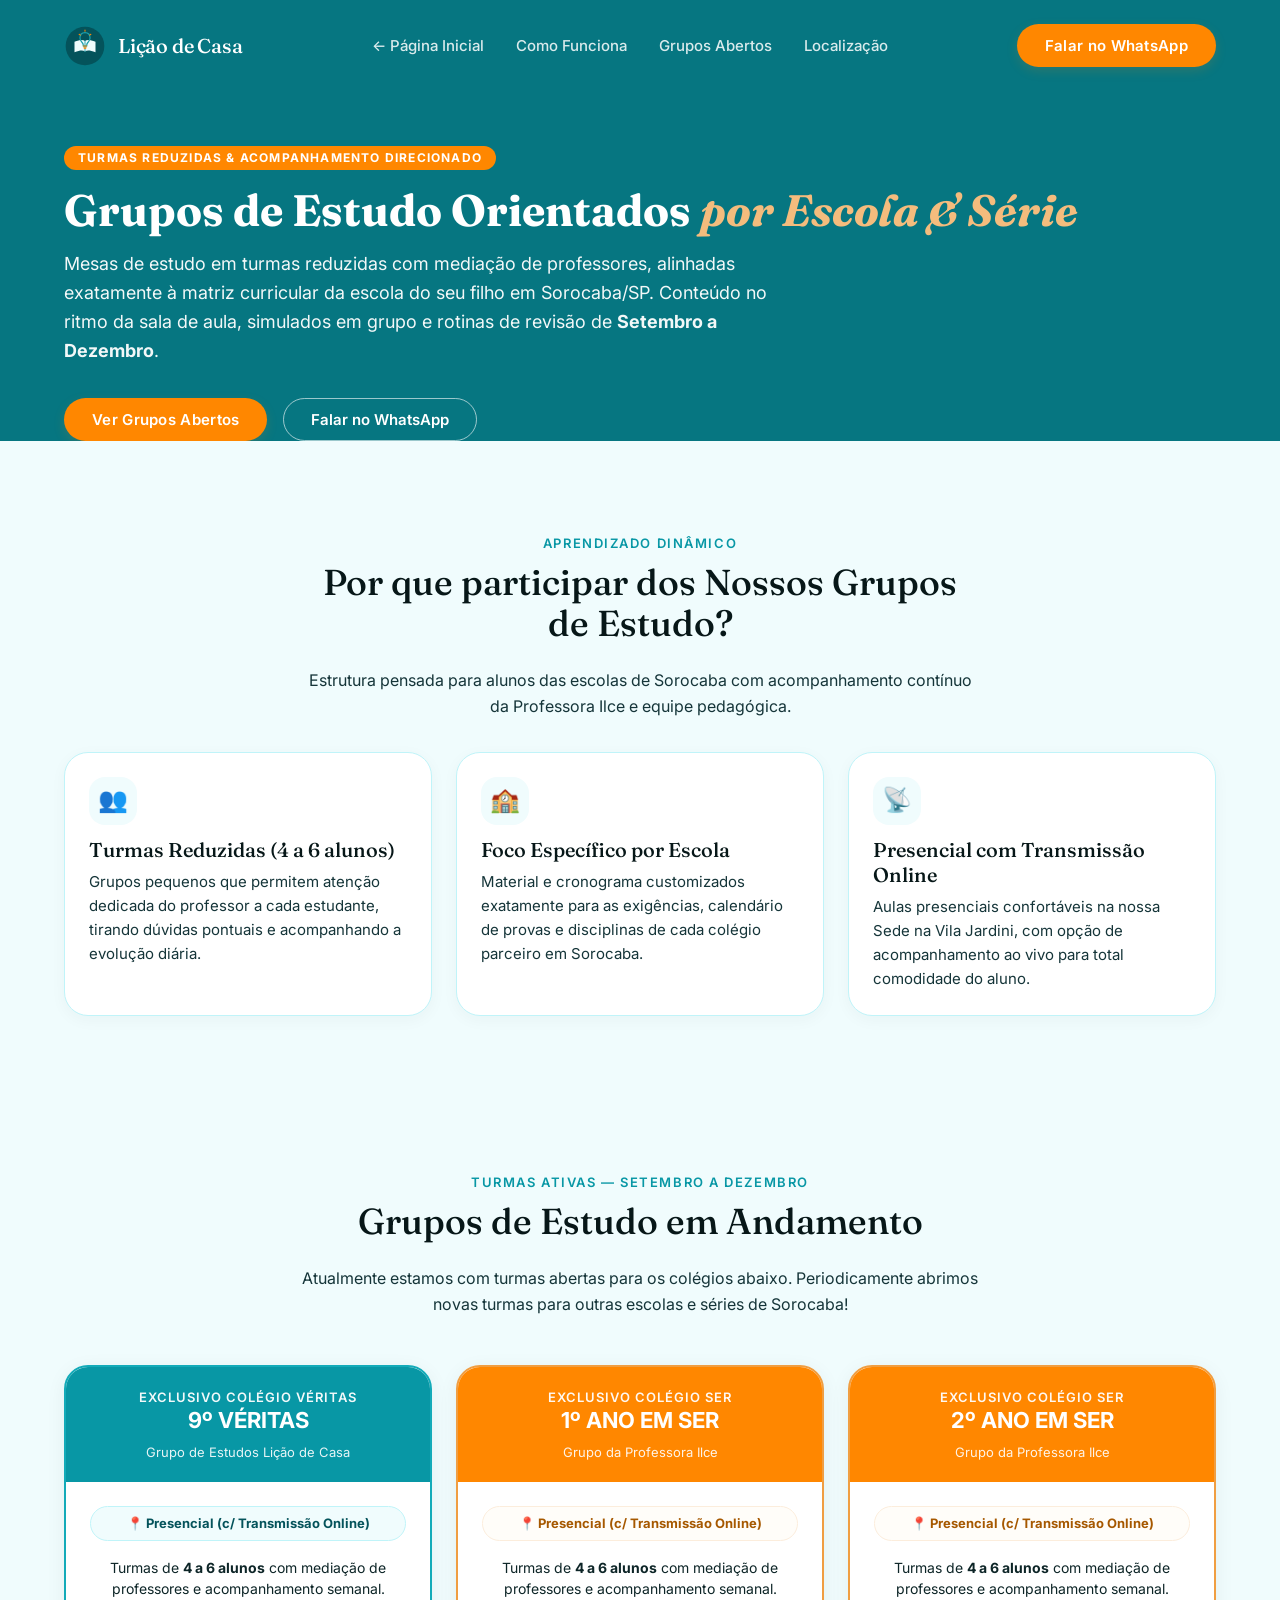
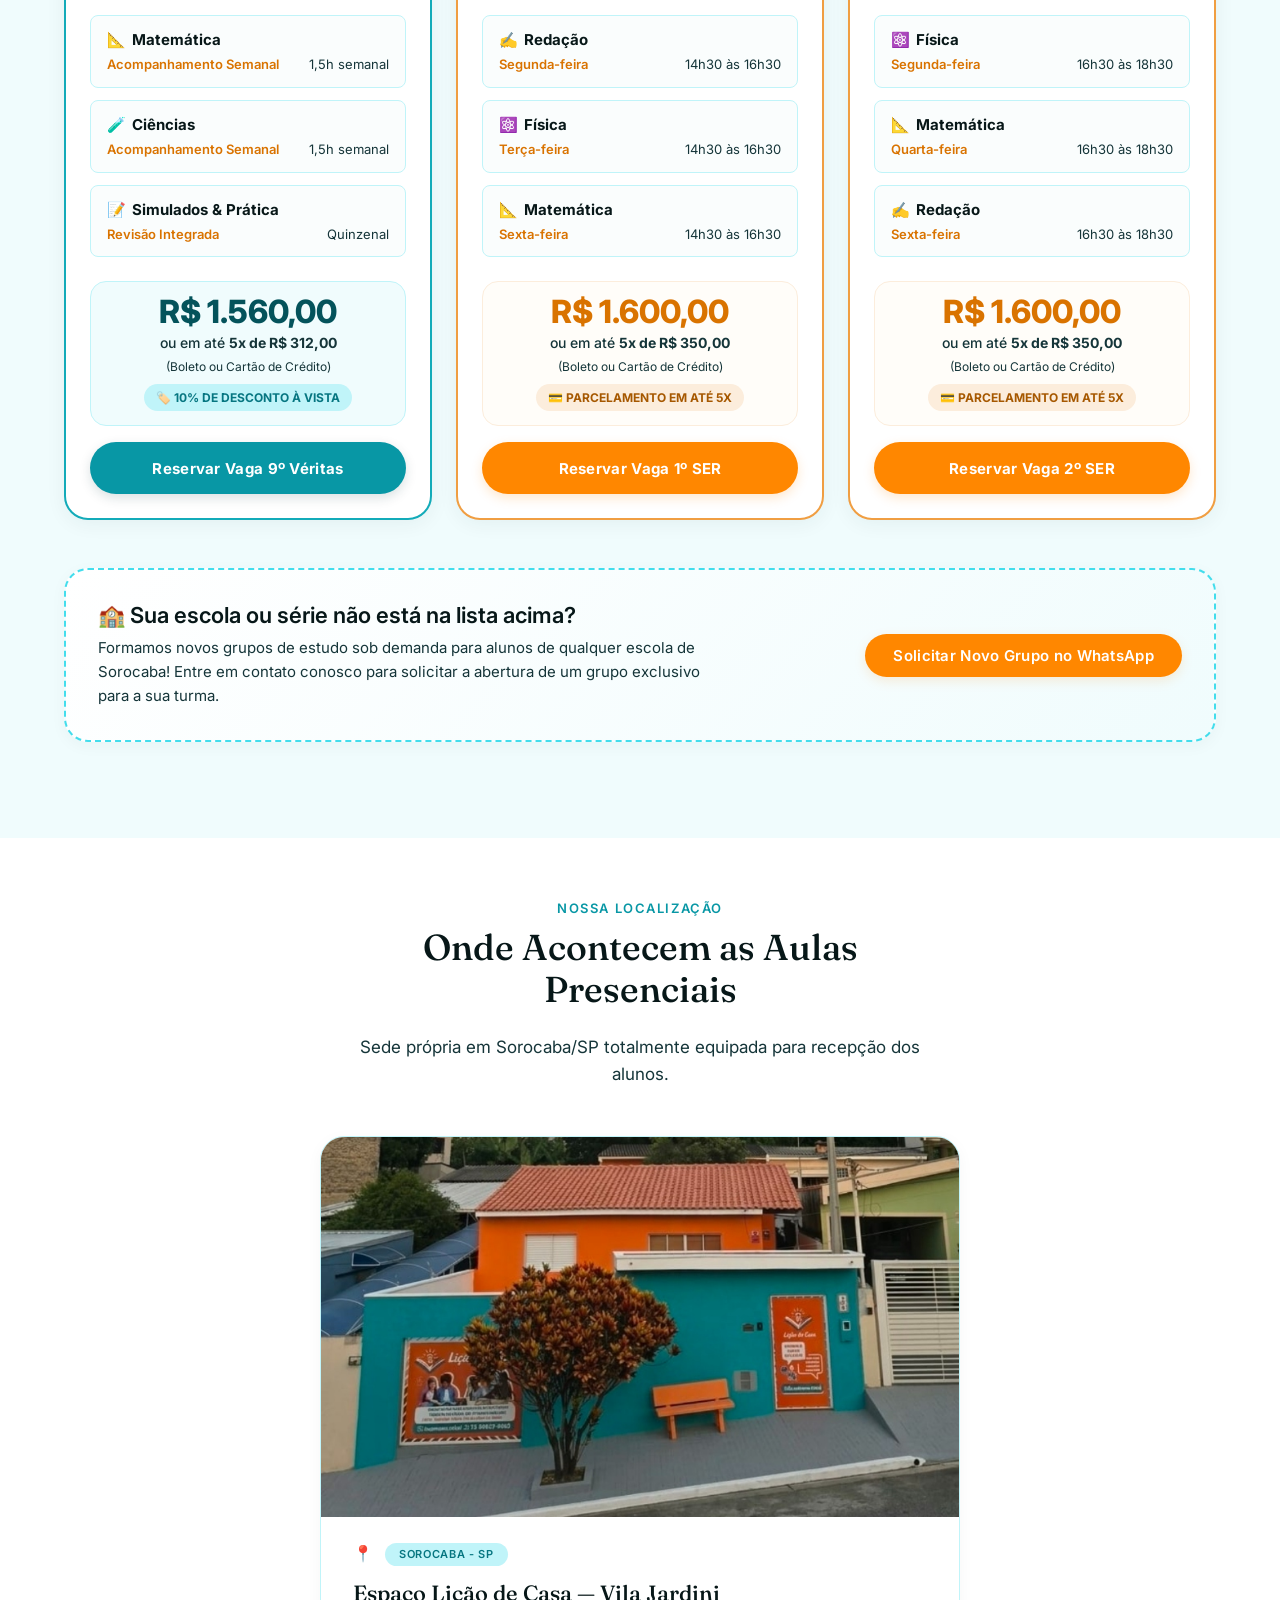
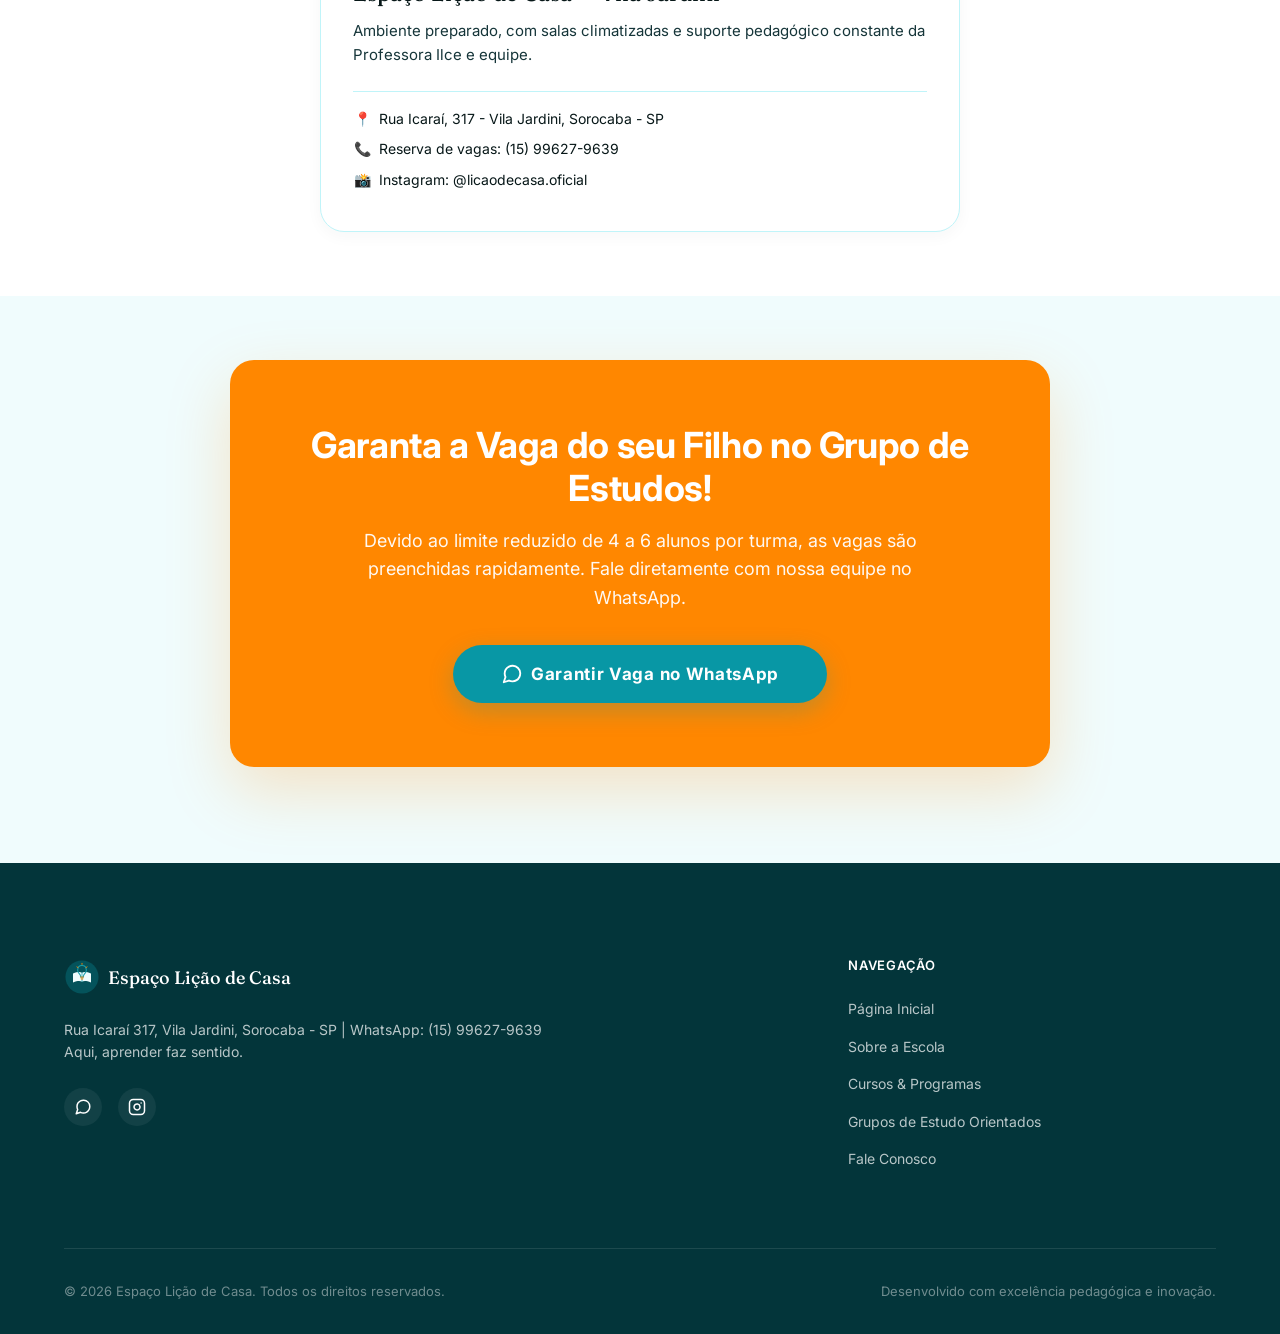
<file: grupos-de-estudo.html>
<!DOCTYPE html>
<html lang="pt-BR">
<head>
  <meta charset="UTF-8">
  <meta name="viewport" content="width=device-width, initial-scale=1.0">
  <title>Grupos de Estudo Orientados por Escola & Série — Espaço Lição de Casa</title>
  <meta name="description" content="Grupos de estudo orientados pela Professora Ilce em turmas reduzidas (4 a 6 alunos) para estudantes de Sorocaba/SP. Reforço e acompanhamento direcionado ao currículo e exames de cada colégio.">
  
  <!-- Open Graph -->
  <meta property="og:type" content="website">
  <meta property="og:title" content="Grupos de Estudo Orientados por Escola & Série — Espaço Lição de Casa">
  <meta property="og:description" content="Grupos de estudo em turmas reduzidas com acompanhamento no ritmo da sua escola em Sorocaba. Turmas ativas de Setembro a Dezembro.">
  <meta property="og:image" content="assets/hero_collage_2.png">

  <!-- Favicon -->
  <link rel="icon" type="image/svg+xml" href="assets/logo.svg">

  <!-- Google Fonts -->
  <link rel="preconnect" href="https://fonts.googleapis.com">
  <link rel="preconnect" href="https://fonts.gstatic.com" crossorigin>
  <link href="https://fonts.googleapis.com/css2?family=Fraunces:ital,opsz,wght@0,9..144,300;0,9..144,400;0,9..144,500;0,9..144,700;1,9..144,300;1,9..144,400&family=Inter:wght@400;500;600;700&display=swap" rel="stylesheet">

  <!-- Estilos -->
  <link rel="stylesheet" href="style.css">
  <style>
    /* Estilos específicos da página de Grupos de Estudo */
    .grupos-hero {
      background-color: var(--teal-700);
      color: var(--white);
      padding-top: calc(80px + var(--space-16));
      padding-bottom: var(--space-20);
      position: relative;
    }
    .grupos-hero__badge {
      display: inline-block;
      background-color: var(--orange-500);
      color: var(--white);
      font: 700 12px/1 var(--font-label);
      text-transform: uppercase;
      letter-spacing: 0.1em;
      padding: 6px 14px;
      border-radius: var(--radius-pill);
      margin-bottom: var(--space-4);
    }
    .grupos-hero__title {
      font: 700 44px/1.1 var(--font-display);
      margin-bottom: var(--space-4);
    }
    .grupos-hero__title em {
      font-style: italic;
      color: var(--orange-300);
    }
    .grupos-hero__subtitle {
      font-size: 18px;
      opacity: 0.95;
      max-width: 720px;
      line-height: 1.6;
      margin-bottom: var(--space-8);
    }

    /* Grid dos Grupos de Estudo - Simetria Perfeita */
    .grupos-grid {
      display: grid;
      grid-template-columns: repeat(3, 1fr);
      gap: var(--space-6);
      margin-top: var(--space-8);
      align-items: stretch;
    }

    .grupo-card {
      background: var(--white);
      border-radius: var(--radius-lg);
      border: 2px solid var(--teal-100);
      overflow: hidden;
      box-shadow: 0 4px 20px rgba(3, 53, 58, 0.06);
      display: flex;
      flex-direction: column;
      height: 100%;
      transition: transform 300ms var(--ease-out-expo), box-shadow 300ms ease;
      position: relative;
    }
    .grupo-card:hover {
      transform: translateY(-6px);
      box-shadow: 0 16px 36px rgba(3, 53, 58, 0.12);
    }
    .grupo-card--ser {
      border-color: var(--orange-400);
    }
    .grupo-card--veritas {
      border-color: var(--teal-500);
    }

    .grupo-card__header {
      padding: var(--space-6);
      color: var(--white);
      text-align: center;
      min-height: 115px;
      height: 115px;
      display: flex;
      flex-direction: column;
      justify-content: center;
      align-items: center;
      box-sizing: border-box;
    }
    .grupo-card__header--ser {
      background-color: var(--orange-500);
    }
    .grupo-card__header--veritas {
      background-color: var(--teal-600);
    }
    .grupo-card__header h3 {
      font: 700 22px/1.2 var(--font-body);
      margin-bottom: 4px;
    }
    .grupo-card__header span {
      font-size: 13px;
      text-transform: uppercase;
      letter-spacing: 0.08em;
      opacity: 0.95;
      font-weight: 600;
    }

    .grupo-card__body {
      padding: var(--space-6);
      display: flex;
      flex-direction: column;
      flex: 1;
    }

    .grupo-card__period {
      display: inline-flex;
      align-items: center;
      justify-content: center;
      gap: 6px;
      background: var(--teal-50);
      color: var(--teal-800);
      font-size: 13px;
      font-weight: 700;
      padding: 6px 14px;
      border-radius: var(--radius-pill);
      margin-bottom: var(--space-4);
      align-self: flex-start;
      border: 1px solid var(--teal-100);
      width: 100%;
      text-align: center;
      box-sizing: border-box;
    }

    .grupo-card__desc-text {
      font-size: 14px;
      color: var(--ink-700);
      margin-bottom: var(--space-4);
      line-height: 1.5;
      min-height: 42px;
      text-align: center;
    }

    .schedule-list {
      list-style: none;
      margin-bottom: var(--space-6);
      flex: 1;
    }
    .schedule-item {
      background: #FAFDFD;
      border: 1px solid var(--teal-100);
      border-radius: var(--radius-sm);
      padding: var(--space-3) var(--space-4);
      margin-bottom: var(--space-3);
    }
    .schedule-item:last-child {
      margin-bottom: 0;
    }
    .schedule-item__materia {
      font-weight: 700;
      color: var(--ink-900);
      font-size: 15px;
      display: flex;
      align-items: center;
      gap: 6px;
    }
    .schedule-item__horario {
      font-size: 13px;
      color: var(--ink-500);
      margin-top: 2px;
      display: flex;
      justify-content: space-between;
    }
    .schedule-item__dia {
      font-weight: 600;
      color: var(--orange-600);
    }

    .grupo-card__footer {
      margin-top: auto;
      display: flex;
      flex-direction: column;
      gap: var(--space-4);
    }

    .grupo-card__price-box {
      background: var(--teal-50);
      border-radius: var(--radius-md);
      padding: var(--space-4) var(--space-5);
      text-align: center;
      border: 1px solid var(--teal-100);
      height: 145px;
      min-height: 145px;
      max-height: 145px;
      display: flex;
      flex-direction: column;
      justify-content: center;
      align-items: center;
      box-sizing: border-box;
    }
    .grupo-card--ser .grupo-card__price-box {
      background: #FFFDF9;
      border-color: var(--orange-200);
    }
    .grupo-card__price-val {
      font: 800 32px/1 var(--font-body);
      color: var(--teal-800);
      margin-bottom: 4px;
    }
    .grupo-card--ser .grupo-card__price-val {
      color: var(--orange-600);
    }
    .grupo-card__price-sub {
      font-size: 14px;
      color: var(--ink-500);
      font-weight: 500;
    }
    .grupo-card__discount {
      display: inline-flex;
      align-items: center;
      justify-content: center;
      margin-top: 8px;
      font-size: 12px;
      font-weight: 700;
      color: var(--teal-700);
      background: var(--teal-100);
      padding: 4px 12px;
      border-radius: var(--radius-pill);
      white-space: nowrap;
    }
    .grupo-card__discount--orange {
      color: var(--orange-700);
      background: var(--orange-200);
    }

    .grupo-card__btn {
      width: 100% !important;
      height: 52px !important;
      min-height: 52px !important;
      max-height: 52px !important;
      display: inline-flex !important;
      align-items: center !important;
      justify-content: center !important;
      text-align: center !important;
      font: 700 15px/1 var(--font-body) !important;
      border-radius: var(--radius-pill) !important;
      box-sizing: border-box !important;
      padding: 0 var(--space-4) !important;
      margin: 0 !important;
      box-shadow: 0 4px 12px rgba(3, 53, 58, 0.15) !important;
    }
    .grupo-card__btn--ser {
      box-shadow: 0 4px 12px rgba(255, 135, 0, 0.2) !important;
    }

    .highlights-grid {
      display: grid;
      grid-template-columns: repeat(3, 1fr);
      gap: var(--space-6);
      margin-top: var(--space-8);
      align-items: stretch;
    }

    /* Banner para nova escola / solicitação */
    .new-group-banner {
      background: linear-gradient(135deg, var(--white) 0%, var(--teal-50) 100%);
      border: 2px dashed var(--teal-300);
      border-radius: var(--radius-lg);
      padding: var(--space-8);
      margin-top: var(--space-12);
      display: flex;
      align-items: center;
      justify-content: space-between;
      gap: var(--space-6);
      box-shadow: 0 4px 16px rgba(3, 53, 58, 0.04);
    }
    .new-group-banner__content h3 {
      font: 600 22px var(--font-body);
      color: var(--ink-900);
      margin-bottom: var(--space-2);
    }
    .new-group-banner__content p {
      color: var(--ink-500);
      font-size: 15px;
      max-width: 620px;
    }

    @media (max-width: 1024px) {
      .grupos-grid {
        grid-template-columns: 1fr;
        max-width: 540px;
        margin-left: auto;
        margin-right: auto;
      }
      .highlights-grid {
        grid-template-columns: 1fr;
      }
      .new-group-banner {
        flex-direction: column;
        text-align: center;
      }
      .new-group-banner__content p {
        max-width: 100%;
      }
    }

    @media (max-width: 768px) {
      .grupos-hero__title {
        font-size: 32px;
      }
    }
  </style>
</head>
<body>

  <!-- ==========================================================================
     HEADER / NAVEGAÇÃO
     ========================================================================== -->
  <header class="header is-scrolled" id="navbar">
    <div class="header__container">
      <a href="index.html" class="header__logo">
        <img src="assets/logo.svg" alt="Logo Espaço Lição de Casa" class="header__logo-img">
        <span class="header__logo-text">Lição de Casa</span>
      </a>

      <nav class="header__nav" id="nav-menu">
        <ul class="header__nav-list">
          <li><a href="index.html#inicio" class="nav-link">← Página Inicial</a></li>
          <li><a href="#diferenciais" class="nav-link">Como Funciona</a></li>
          <li><a href="#turmas" class="nav-link">Grupos Abertos</a></li>
          <li><a href="#unidades" class="nav-link">Localização</a></li>
        </ul>
        <div class="header__cta-mobile">
          <a href="https://wa.me/5515996279639?text=Olá!%20Gostaria%20de%20mais%20informações%20sobre%20os%20Grupos%20de%20Estudo." target="_blank" rel="noopener noreferrer" class="btn-primary">
            Falar no WhatsApp
          </a>
        </div>
      </nav>

      <div class="header__actions">
        <a href="https://wa.me/5515996279639?text=Olá!%20Gostaria%20de%20mais%20informações%20sobre%20os%20Grupos%20de%20Estudo." target="_blank" rel="noopener noreferrer" class="btn-primary header__cta">
          Falar no WhatsApp
        </a>
        <button class="header__toggle" id="menu-toggle" aria-label="Abrir menu de navegação" aria-expanded="false">
          <span class="bar"></span>
          <span class="bar"></span>
          <span class="bar"></span>
        </button>
      </div>
    </div>
  </header>

  <main>
    <!-- HERO GRUPOS DE ESTUDO -->
    <section class="grupos-hero" id="inicio">
      <div class="container">
        <span class="grupos-hero__badge">TURMAS REDUZIDAS & ACOMPANHAMENTO DIRECIONADO</span>
        <h1 class="grupos-hero__title">Grupos de Estudo Orientados <em>por Escola & Série</em></h1>
        <p class="grupos-hero__subtitle">
          Mesas de estudo em turmas reduzidas com mediação de professores, alinhadas exatamente à matriz curricular da escola do seu filho em Sorocaba/SP. Conteúdo no ritmo da sala de aula, simulados em grupo e rotinas de revisão de <strong>Setembro a Dezembro</strong>.
        </p>
        <div style="display: flex; gap: var(--space-4); flex-wrap: wrap;">
          <a href="#turmas" class="btn-primary">Ver Grupos Abertos</a>
          <a href="https://wa.me/5515996279639?text=Olá!%20Gostaria%20de%20informações%20sobre%20abertura%20de%20Grupos%20de%20Estudo." target="_blank" rel="noopener noreferrer" class="btn-secondary">
            Falar no WhatsApp
          </a>
        </div>
      </div>
    </section>

    <!-- DIFERENCIAIS DOS GRUPOS -->
    <section class="sobre reveal" id="diferenciais">
      <div class="container">
        <div class="servicos__header" style="margin-bottom: var(--space-8);">
          <span class="section-eyebrow">Aprendizado Dinâmico</span>
          <h2 class="section-title">Por que participar dos Nossos Grupos de Estudo?</h2>
          <p style="color: var(--ink-500); font-size: 16px;">Estrutura pensada para alunos das escolas de Sorocaba com acompanhamento contínuo da Professora Ilce e equipe pedagógica.</p>
        </div>

        <div class="highlights-grid">
          <article class="card card--val-prop">
            <div class="card__icon-wrapper">
              <span style="font-size: 24px;">👥</span>
            </div>
            <h3 class="card__title">Turmas Reduzidas (4 a 6 alunos)</h3>
            <p class="card__desc">Grupos pequenos que permitem atenção dedicada do professor a cada estudante, tirando dúvidas pontuais e acompanhando a evolução diária.</p>
          </article>

          <article class="card card--val-prop">
            <div class="card__icon-wrapper">
              <span style="font-size: 24px;">🏫</span>
            </div>
            <h3 class="card__title">Foco Específico por Escola</h3>
            <p class="card__desc">Material e cronograma customizados exatamente para as exigências, calendário de provas e disciplinas de cada colégio parceiro em Sorocaba.</p>
          </article>

          <article class="card card--val-prop">
            <div class="card__icon-wrapper">
              <span style="font-size: 24px;">📡</span>
            </div>
            <h3 class="card__title">Presencial com Transmissão Online</h3>
            <p class="card__desc">Aulas presenciais confortáveis na nossa Sede na Vila Jardini, com opção de acompanhamento ao vivo para total comodidade do aluno.</p>
          </article>
        </div>
      </div>
    </section>

    <!-- GRUPOS DE ESTUDO ABERTOS -->
    <section class="servicos reveal" id="turmas" style="background-color: var(--teal-50); padding-top: var(--space-16); padding-bottom: var(--space-24);">
      <div class="container">
        <div class="servicos__header">
          <span class="section-eyebrow">Turmas Ativas — Setembro a Dezembro</span>
          <h2 class="section-title">Grupos de Estudo em Andamento</h2>
          <p style="color: var(--ink-500); font-size: 16px;">Atualmente estamos com turmas abertas para os colégios abaixo. Periodicamente abrimos novas turmas para outras escolas e séries de Sorocaba!</p>
        </div>

        <div class="grupos-grid">
          
          <!-- Card 1: 9º Ano Véritas -->
          <article class="grupo-card grupo-card--veritas">
            <div class="grupo-card__header grupo-card__header--veritas">
              <span>Exclusivo Colégio Véritas</span>
              <h3>9º VÉRITAS</h3>
              <p style="font-size: 13px; opacity: 0.9; margin-top: 4px;">Grupo de Estudos Lição de Casa</p>
            </div>
            <div class="grupo-card__body">
              <div class="grupo-card__period">
                <span>📍 Presencial (c/ Transmissão Online)</span>
              </div>

              <p class="grupo-card__desc-text">
                Turmas de <strong>4 a 6 alunos</strong> com mediação de professores e acompanhamento semanal.
              </p>

              <ul class="schedule-list">
                <li class="schedule-item">
                  <div class="schedule-item__materia">
                    <span>📐</span> Matemática
                  </div>
                  <div class="schedule-item__horario">
                    <span class="schedule-item__dia">Acompanhamento Semanal</span>
                    <span>1,5h semanal</span>
                  </div>
                </li>
                <li class="schedule-item">
                  <div class="schedule-item__materia">
                    <span>🧪</span> Ciências
                  </div>
                  <div class="schedule-item__horario">
                    <span class="schedule-item__dia">Acompanhamento Semanal</span>
                    <span>1,5h semanal</span>
                  </div>
                </li>
                <li class="schedule-item">
                  <div class="schedule-item__materia">
                    <span>📝</span> Simulados & Prática
                  </div>
                  <div class="schedule-item__horario">
                    <span class="schedule-item__dia">Revisão Integrada</span>
                    <span>Quinzenal</span>
                  </div>
                </li>
              </ul>

              <div class="grupo-card__footer">
                <div class="grupo-card__price-box">
                  <div class="grupo-card__price-val">R$ 1.560,00</div>
                  <div class="grupo-card__price-sub">ou em até <strong>5x de R$ 312,00</strong></div>
                  <div style="font-size: 12px; color: var(--ink-500); margin-top: 2px;">(Boleto ou Cartão de Crédito)</div>
                  <span class="grupo-card__discount">🏷️ 10% DE DESCONTO À VISTA</span>
                </div>

                <a href="https://wa.me/5515996279639?text=Olá!%20Quero%20reservar%20uma%20vaga%20no%20Grupo%20de%20Estudos%20do%209º%20Véritas." target="_blank" rel="noopener noreferrer" class="btn-primary grupo-card__btn" style="background-color: var(--teal-600);">
                  Reservar Vaga 9º Véritas
                </a>
              </div>
            </div>
          </article>

          <!-- Card 2: 1º Ano SER -->
          <article class="grupo-card grupo-card--ser">
            <div class="grupo-card__header grupo-card__header--ser">
              <span>Exclusivo Colégio SER</span>
              <h3>1º ANO EM SER</h3>
              <p style="font-size: 13px; opacity: 0.9; margin-top: 4px;">Grupo da Professora Ilce</p>
            </div>
            <div class="grupo-card__body">
              <div class="grupo-card__period" style="background: #FFFDF9; border-color: var(--orange-200); color: var(--orange-700);">
                <span>📍 Presencial (c/ Transmissão Online)</span>
              </div>

              <p class="grupo-card__desc-text">
                Turmas de <strong>4 a 6 alunos</strong> com mediação de professores e acompanhamento semanal.
              </p>

              <ul class="schedule-list">
                <li class="schedule-item">
                  <div class="schedule-item__materia">
                    <span>✍️</span> Redação
                  </div>
                  <div class="schedule-item__horario">
                    <span class="schedule-item__dia">Segunda-feira</span>
                    <span>14h30 às 16h30</span>
                  </div>
                </li>
                <li class="schedule-item">
                  <div class="schedule-item__materia">
                    <span>⚛️</span> Física
                  </div>
                  <div class="schedule-item__horario">
                    <span class="schedule-item__dia">Terça-feira</span>
                    <span>14h30 às 16h30</span>
                  </div>
                </li>
                <li class="schedule-item">
                  <div class="schedule-item__materia">
                    <span>📐</span> Matemática
                  </div>
                  <div class="schedule-item__horario">
                    <span class="schedule-item__dia">Sexta-feira</span>
                    <span>14h30 às 16h30</span>
                  </div>
                </li>
              </ul>

              <div class="grupo-card__footer">
                <div class="grupo-card__price-box">
                  <div class="grupo-card__price-val">R$ 1.600,00</div>
                  <div class="grupo-card__price-sub">ou em até <strong>5x de R$ 350,00</strong></div>
                  <div style="font-size: 12px; color: var(--ink-500); margin-top: 2px;">(Boleto ou Cartão de Crédito)</div>
                  <span class="grupo-card__discount grupo-card__discount--orange">💳 PARCELAMENTO EM ATÉ 5X</span>
                </div>

                <a href="https://wa.me/5515996279639?text=Olá!%20Quero%20reservar%20uma%20vaga%20no%20Grupo%20de%20Estudos%20do%201º%20Ano%20SER." target="_blank" rel="noopener noreferrer" class="btn-primary grupo-card__btn grupo-card__btn--ser" style="background-color: var(--orange-500);">
                  Reservar Vaga 1º SER
                </a>
              </div>
            </div>
          </article>

          <!-- Card 3: 2º Ano SER -->
          <article class="grupo-card grupo-card--ser">
            <div class="grupo-card__header grupo-card__header--ser">
              <span>Exclusivo Colégio SER</span>
              <h3>2º ANO EM SER</h3>
              <p style="font-size: 13px; opacity: 0.9; margin-top: 4px;">Grupo da Professora Ilce</p>
            </div>
            <div class="grupo-card__body">
              <div class="grupo-card__period" style="background: #FFFDF9; border-color: var(--orange-200); color: var(--orange-700);">
                <span>📍 Presencial (c/ Transmissão Online)</span>
              </div>

              <p class="grupo-card__desc-text">
                Turmas de <strong>4 a 6 alunos</strong> com mediação de professores e acompanhamento semanal.
              </p>

              <ul class="schedule-list">
                <li class="schedule-item">
                  <div class="schedule-item__materia">
                    <span>⚛️</span> Física
                  </div>
                  <div class="schedule-item__horario">
                    <span class="schedule-item__dia">Segunda-feira</span>
                    <span>16h30 às 18h30</span>
                  </div>
                </li>
                <li class="schedule-item">
                  <div class="schedule-item__materia">
                    <span>📐</span> Matemática
                  </div>
                  <div class="schedule-item__horario">
                    <span class="schedule-item__dia">Quarta-feira</span>
                    <span>16h30 às 18h30</span>
                  </div>
                </li>
                <li class="schedule-item">
                  <div class="schedule-item__materia">
                    <span>✍️</span> Redação
                  </div>
                  <div class="schedule-item__horario">
                    <span class="schedule-item__dia">Sexta-feira</span>
                    <span>16h30 às 18h30</span>
                  </div>
                </li>
              </ul>

              <div class="grupo-card__footer">
                <div class="grupo-card__price-box">
                  <div class="grupo-card__price-val">R$ 1.600,00</div>
                  <div class="grupo-card__price-sub">ou em até <strong>5x de R$ 350,00</strong></div>
                  <div style="font-size: 12px; color: var(--ink-500); margin-top: 2px;">(Boleto ou Cartão de Crédito)</div>
                  <span class="grupo-card__discount grupo-card__discount--orange">💳 PARCELAMENTO EM ATÉ 5X</span>
                </div>

                <a href="https://wa.me/5515996279639?text=Olá!%20Quero%20reservar%20uma%20vaga%20no%20Grupo%20de%20Estudos%20do%202º%20Ano%20SER." target="_blank" rel="noopener noreferrer" class="btn-primary grupo-card__btn grupo-card__btn--ser" style="background-color: var(--orange-500);">
                  Reservar Vaga 2º SER
                </a>
              </div>
            </div>
          </article>

        </div>

        <!-- BANNER DE SOLICITAÇÃO DE NOVOS GRUPOS -->
        <div class="new-group-banner">
          <div class="new-group-banner__content">
            <h3>🏫 Sua escola ou série não está na lista acima?</h3>
            <p>Formamos novos grupos de estudo sob demanda para alunos de qualquer escola de Sorocaba! Entre em contato conosco para solicitar a abertura de um grupo exclusivo para a sua turma.</p>
          </div>
          <a href="https://wa.me/5515996279639?text=Olá!%20Gostaria%20de%20solicitar%20a%20abertura%20de%20um%20novo%20Grupo%20de%20Estudos%20para%20minha%20escola." target="_blank" rel="noopener noreferrer" class="btn-primary" style="white-space: nowrap; flex-shrink: 0;">
            Solicitar Novo Grupo no WhatsApp
          </a>
        </div>
      </div>
    </section>

    <!-- LOCALIZAÇÃO & SEDE -->
    <section class="unidades reveal" id="unidades">
      <div class="container">
        <div class="unidades__header">
          <span class="section-eyebrow">Nossa Localização</span>
          <h2 class="section-title">Onde Acontecem as Aulas Presenciais</h2>
          <p class="unidades__subtitle">Sede própria em Sorocaba/SP totalmente equipada para recepção dos alunos.</p>
        </div>

        <div class="unidades__grid" style="display: flex; justify-content: center;">
          <article class="card card--unidade card--unidade-com-foto" style="max-width: 640px; width: 100%;">
            <img src="assets/fachada.jpg" alt="Fachada do Espaço Lição de Casa" class="card__unidade-img">
            <div class="card__unidade-body">
              <div class="card__unidade-header">
                <span class="card__unidade-flag">📍</span>
                <span class="badge">Sorocaba - SP</span>
              </div>
              <h3 class="card__unidade-title">Espaço Lição de Casa — Vila Jardini</h3>
              <p class="card__unidade-desc">Ambiente preparado, com salas climatizadas e suporte pedagógico constante da Professora Ilce e equipe.</p>
              
              <div class="card__unidade-detalhes">
                <p>
                  <span class="detail-icon">📍</span>
                  <span class="detail-text">Rua Icaraí, 317 - Vila Jardini, Sorocaba - SP</span>
                </p>
                <p>
                  <span class="detail-icon">📞</span>
                  <span class="detail-text">Reserva de vagas: (15) 99627-9639</span>
                </p>
                <p>
                  <span class="detail-icon">📸</span>
                  <span class="detail-text">Instagram: @licaodecasa.oficial</span>
                </p>
              </div>
            </div>
          </article>
        </div>
      </div>
    </section>

    <!-- BANNER CTA FINAL -->
    <section class="contato reveal" id="contato">
      <div class="container">
        <div class="cta-box">
          <h2 class="cta-box__title">Garanta a Vaga do seu Filho no Grupo de Estudos!</h2>
          <p class="cta-box__desc">Devido ao limite reduzido de 4 a 6 alunos por turma, as vagas são preenchidas rapidamente. Fale diretamente com nossa equipe no WhatsApp.</p>
          <div class="cta-box__ctas">
            <a href="https://wa.me/5515996279639?text=Olá!%20Quero%20garantir%20uma%20vaga%20nos%20Grupos%20de%20Estudo." target="_blank" rel="noopener noreferrer" class="btn-checkout">
              <svg width="22" height="22" viewBox="0 0 24 24" fill="none" stroke="currentColor" stroke-width="2" stroke-linecap="round" stroke-linejoin="round" style="margin-right: 8px;">
                <path d="M21 11.5a8.38 8.38 0 0 1-.9 3.8 8.5 8.5 0 0 1-7.6 4.7 8.38 8.38 0 0 1-3.8-.9L3 21l1.9-5.7a8.38 8.38 0 0 1-.9-3.8 8.5 8.5 0 0 1 4.7-7.6 8.38 8.38 0 0 1 3.8-.9h.5a8.48 8.48 0 0 1 8 8v.5z"/>
              </svg>
              Garantir Vaga no WhatsApp
            </a>
          </div>
        </div>
      </div>
    </section>
  </main>

  <!-- ==========================================================================
     FOOTER
     ========================================================================== -->
  <footer class="footer">
    <div class="container">
      <div class="footer__grid">
        <div>
          <div class="footer__logo">
            <img src="assets/logo.svg" alt="Logo Espaço Lição de Casa">
            <span>Espaço Lição de Casa</span>
          </div>
          <p class="footer__desc">Rua Icaraí 317, Vila Jardini, Sorocaba - SP | WhatsApp: (15) 99627-9639<br>Aqui, aprender faz sentido.</p>
          <div class="footer__socials">
            <a href="https://wa.me/5515996279639" target="_blank" rel="noopener noreferrer" aria-label="WhatsApp">
              <svg width="18" height="18" viewBox="0 0 24 24" fill="none" stroke="currentColor" stroke-width="2" stroke-linecap="round" stroke-linejoin="round"><path d="M21 11.5a8.38 8.38 0 0 1-.9 3.8 8.5 8.5 0 0 1-7.6 4.7 8.38 8.38 0 0 1-3.8-.9L3 21l1.9-5.7a8.38 8.38 0 0 1-.9-3.8 8.5 8.5 0 0 1 4.7-7.6 8.38 8.38 0 0 1 3.8-.9h.5a8.48 8.48 0 0 1 8 8v.5z"/></svg>
            </a>
            <a href="https://instagram.com/licaodecasa.oficial" target="_blank" rel="noopener noreferrer" aria-label="Instagram">
              <svg width="18" height="18" viewBox="0 0 24 24" fill="none" stroke="currentColor" stroke-width="2" stroke-linecap="round" stroke-linejoin="round"><rect x="2" y="2" width="20" height="20" rx="5" ry="5"/><path d="M16 11.37A4 4 0 1 1 12.63 8 4 4 0 0 1 16 11.37z"/><line x1="17.5" y1="6.5" x2="17.51" y2="6.5"/></svg>
            </a>
          </div>
        </div>

        <div>
          <h4>Navegação</h4>
          <ul class="footer__links">
            <li><a href="index.html#inicio">Página Inicial</a></li>
            <li><a href="index.html#sobre">Sobre a Escola</a></li>
            <li><a href="index.html#servicos">Cursos & Programas</a></li>
            <li><a href="#turmas">Grupos de Estudo Orientados</a></li>
            <li><a href="index.html#contato">Fale Conosco</a></li>
          </ul>
        </div>
      </div>

      <div class="footer__bottom">
        <p>&copy; 2026 Espaço Lição de Casa. Todos os direitos reservados.</p>
        <p>Desenvolvido com excelência pedagógica e inovação.</p>
      </div>
    </div>
  </footer>

  <script src="script.js"></script>
</body>
</html>
</file>
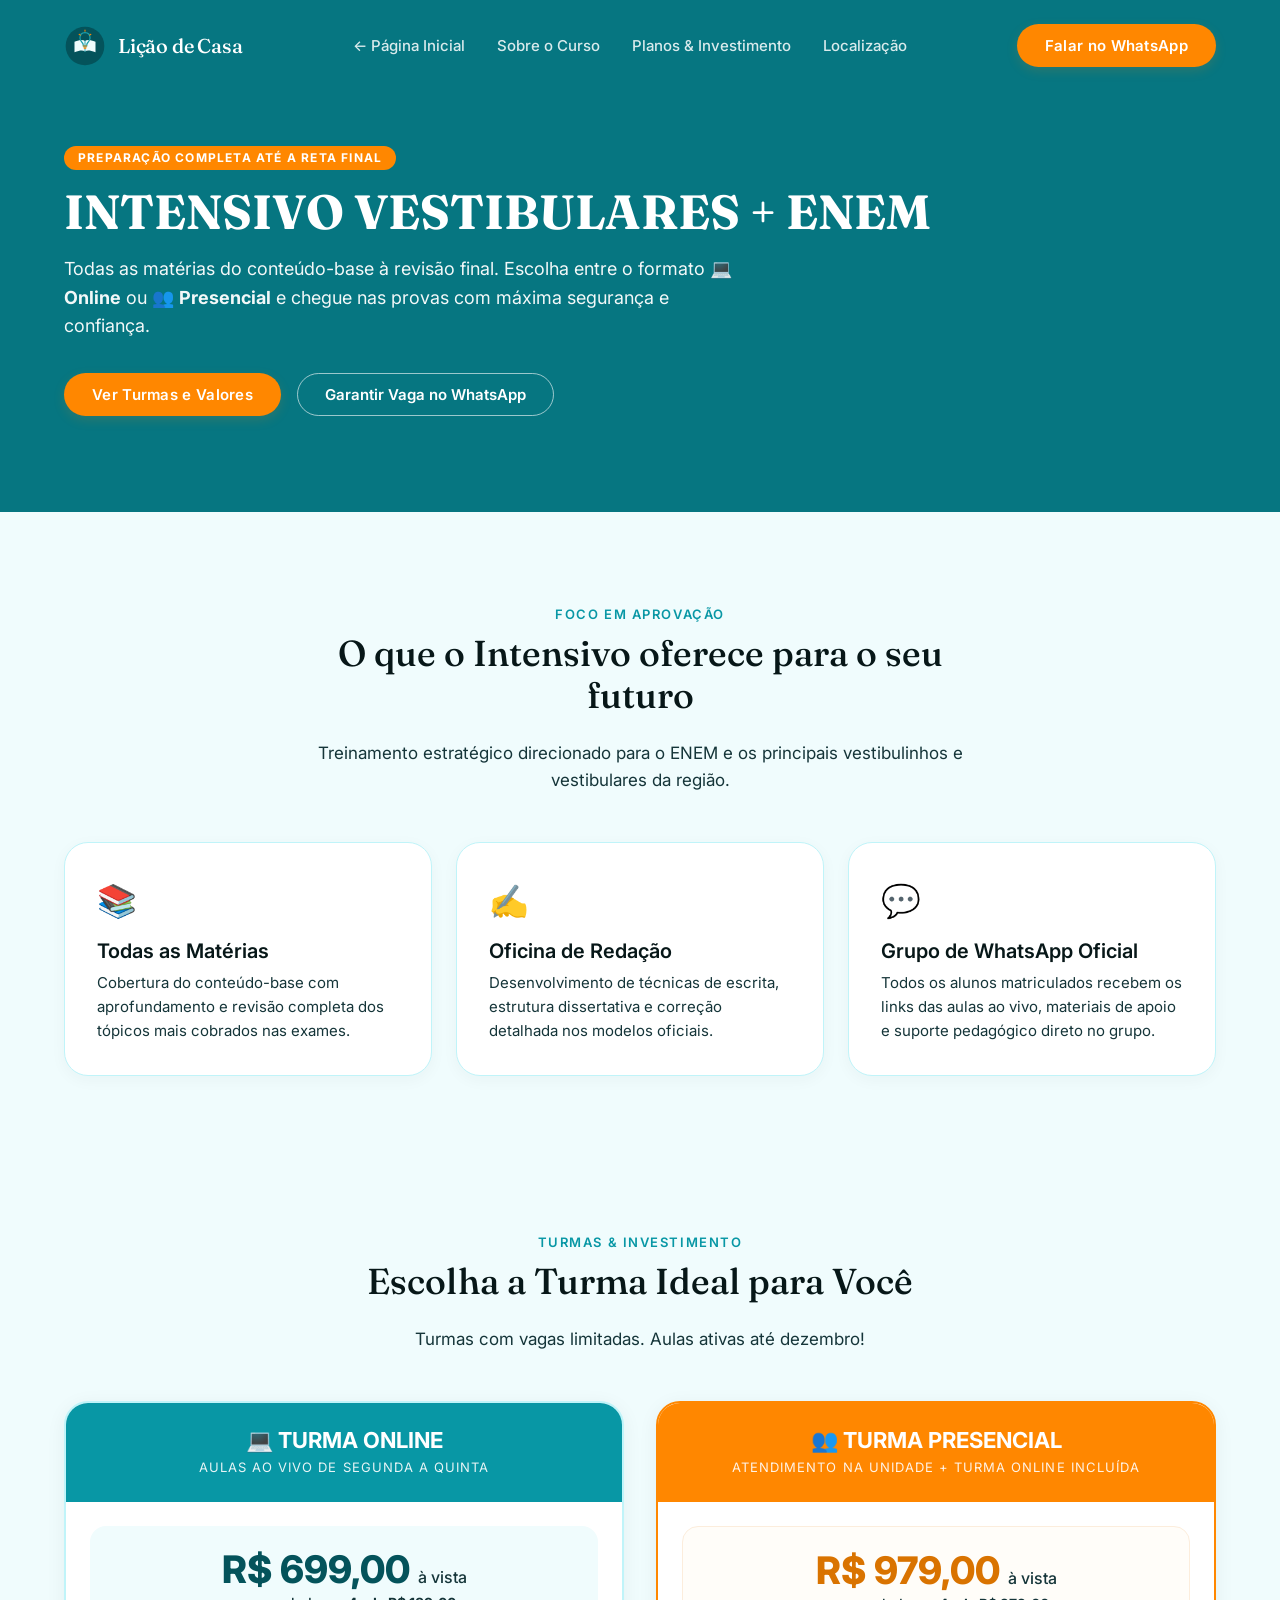
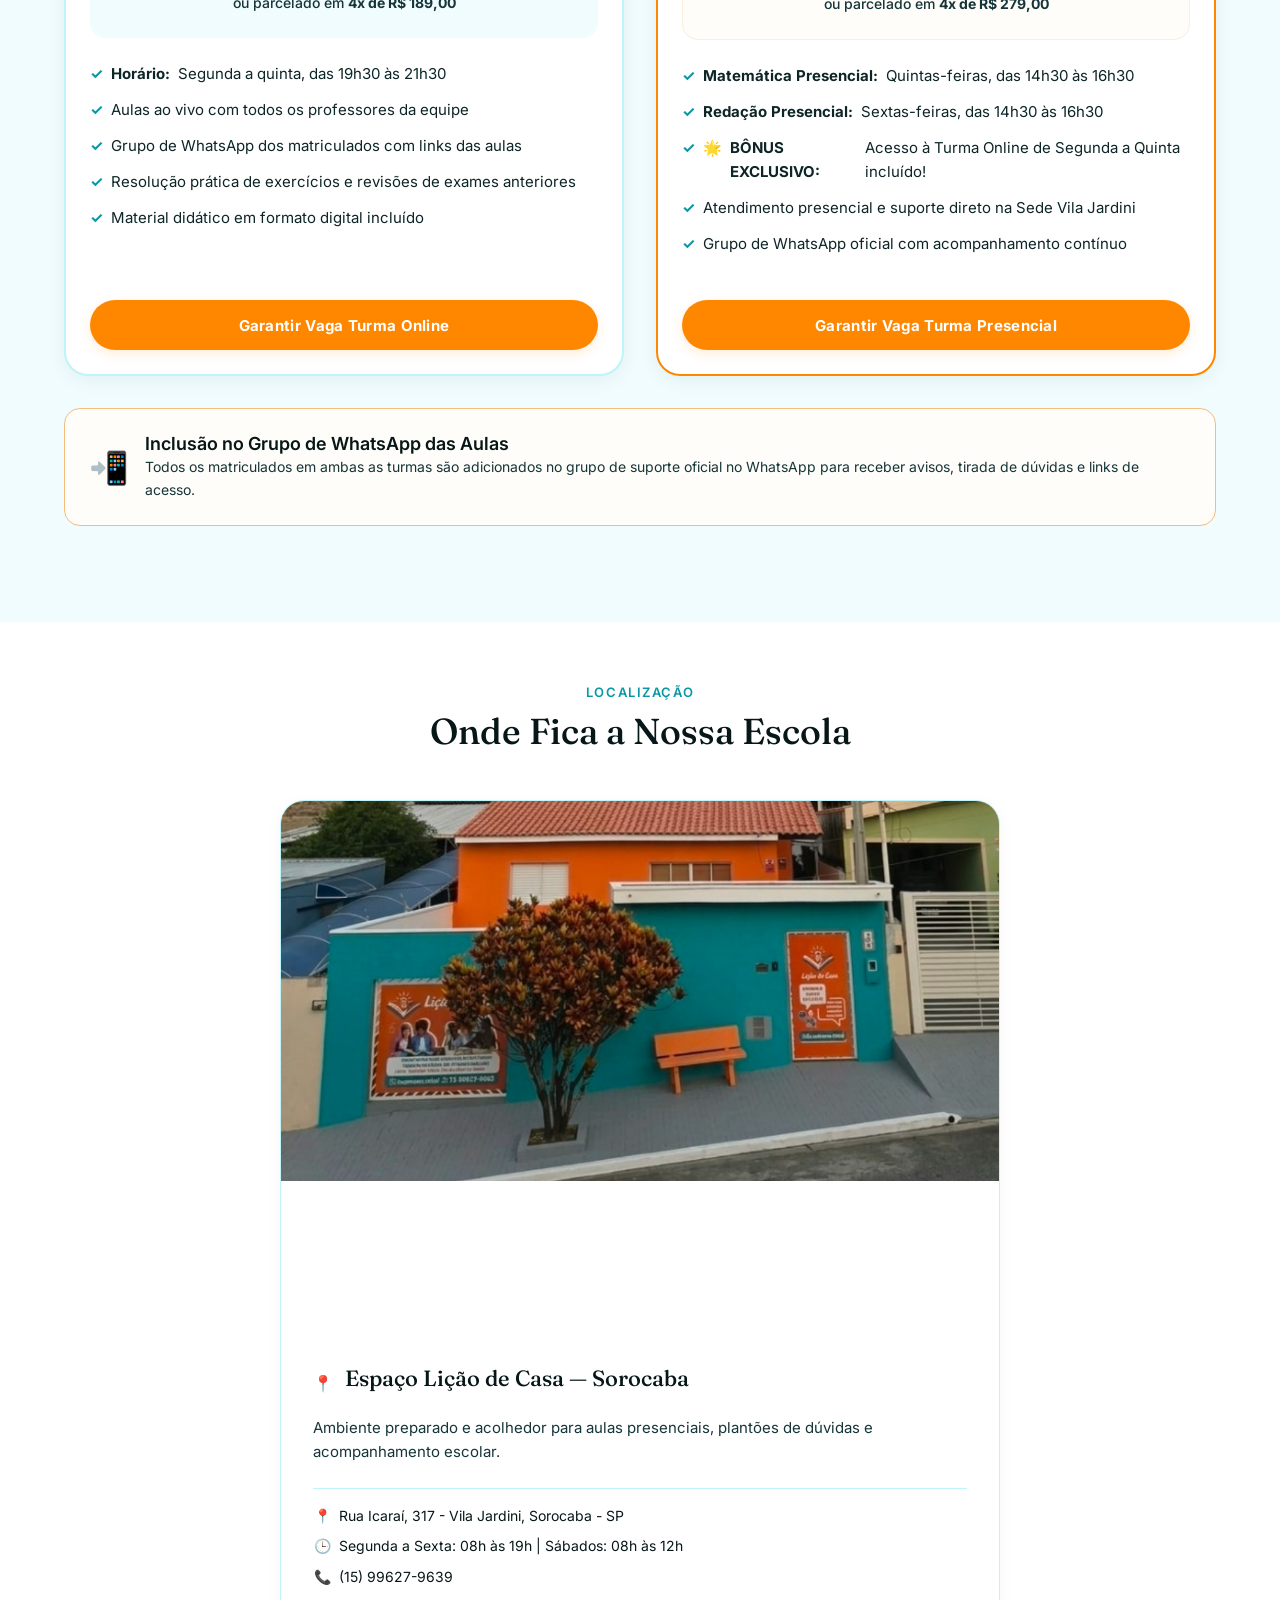
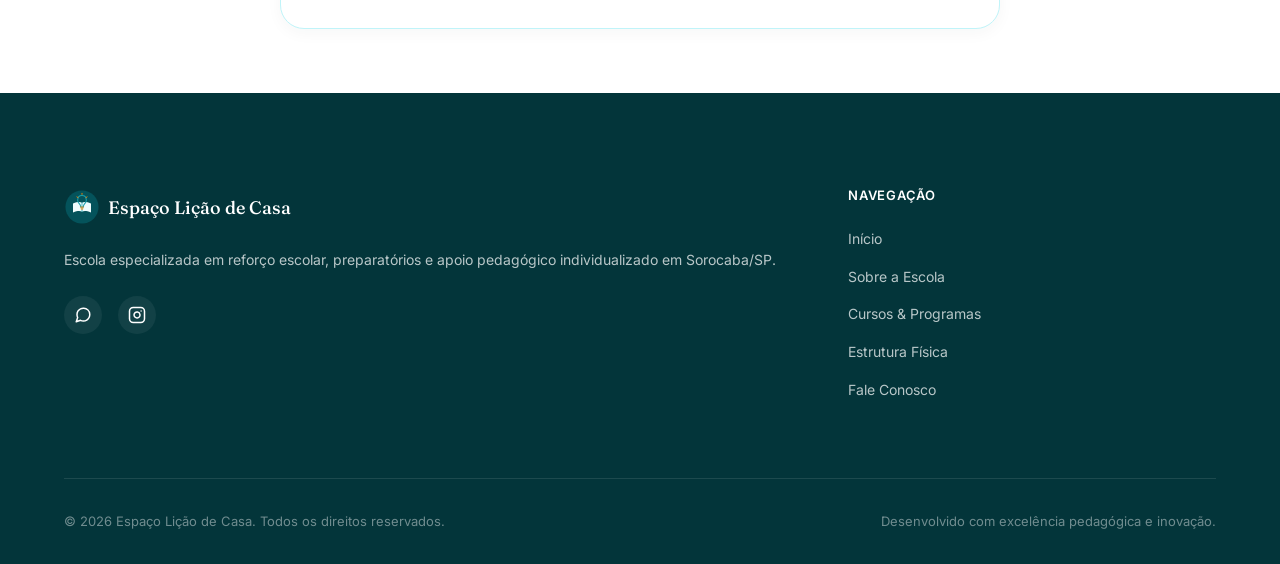
<file: intensivo-enem-vestibulares.html>
<!DOCTYPE html>
<html lang="pt-BR">
<head>
  <meta charset="UTF-8">
  <meta name="viewport" content="width=device-width, initial-scale=1.0">
  <title>Intensivo VESTIBULARES + ENEM 2026 — Espaço Lição de Casa</title>
  <meta name="description" content="Preparação completa até a reta final para o ENEM e Vestibulares. Turmas Online e Presenciais com acompanhamento de todas as matérias e redação.">
  
  <!-- Open Graph -->
  <meta property="og:type" content="website">
  <meta property="og:title" content="Intensivo VESTIBULARES + ENEM 2026 — Espaço Lição de Casa">
  <meta property="og:description" content="Preparação completa até a reta final: todas as matérias, do conteúdo-base à revisão final. Turmas Presencial e Online.">
  <meta property="og:image" content="assets/hero_collage_1.png">

  <!-- Favicon -->
  <link rel="icon" type="image/svg+xml" href="assets/logo.svg">

  <!-- Google Fonts -->
  <link rel="preconnect" href="https://fonts.googleapis.com">
  <link rel="preconnect" href="https://fonts.gstatic.com" crossorigin>
  <link href="https://fonts.googleapis.com/css2?family=Fraunces:ital,opsz,wght@0,9..144,300;0,9..144,400;0,9..144,500;0,9..144,700;1,9..144,300;1,9..144,400&family=Inter:wght@400;500;600;700&display=swap" rel="stylesheet">

  <!-- Estilos -->
  <link rel="stylesheet" href="style.css">
  <style>
    /* Estilos específicos da página Intensivo ENEM & Vestibulares */
    .enem-hero {
      background-color: var(--teal-700);
      color: var(--white);
      padding-top: calc(80px + var(--space-16));
      padding-bottom: var(--space-24);
      position: relative;
    }
    .enem-hero__badge {
      display: inline-block;
      background-color: var(--orange-500);
      color: var(--white);
      font: 700 12px/1 var(--font-label);
      text-transform: uppercase;
      letter-spacing: 0.1em;
      padding: 6px 14px;
      border-radius: var(--radius-pill);
      margin-bottom: var(--space-4);
    }
    .enem-hero__title {
      font: 700 48px/1.1 var(--font-display);
      margin-bottom: var(--space-4);
    }
    .enem-hero__subtitle {
      font-size: 18px;
      opacity: 0.95;
      max-width: 680px;
      line-height: 1.6;
      margin-bottom: var(--space-8);
    }

    .pricing-table-container {
      display: grid;
      grid-template-columns: 1fr 1fr;
      gap: var(--space-8);
      margin-top: var(--space-8);
    }
    .pricing-card {
      background: var(--white);
      border-radius: var(--radius-lg);
      border: 2px solid var(--teal-100);
      overflow: hidden;
      box-shadow: 0 4px 20px rgba(3, 53, 58, 0.06);
      display: flex;
      flex-direction: column;
      transition: transform 300ms var(--ease-out-expo), box-shadow 300ms ease;
    }
    .pricing-card:hover {
      transform: translateY(-6px);
      box-shadow: 0 16px 36px rgba(3, 53, 58, 0.12);
    }
    .pricing-card--presencial {
      border-color: var(--orange-500);
    }
    .pricing-card__header {
      padding: var(--space-6);
      color: var(--white);
      text-align: center;
      position: relative;
      min-height: 90px;
      display: flex;
      flex-direction: column;
      justify-content: center;
    }
    .pricing-card__header--online {
      background-color: var(--teal-600);
    }
    .pricing-card__header--presencial {
      background-color: var(--orange-500);
    }
    .pricing-card__header h3 {
      font: 700 22px var(--font-body);
      margin-bottom: 4px;
    }
    .pricing-card__header span {
      font-size: 13px;
      text-transform: uppercase;
      letter-spacing: 0.08em;
      opacity: 0.9;
    }
    .pricing-card__body {
      padding: var(--space-6);
      display: flex;
      flex-direction: column;
      flex-grow: 1;
    }
    .pricing-card__price-box {
      background: var(--teal-50);
      border-radius: var(--radius-md);
      padding: var(--space-6);
      text-align: center;
      margin-bottom: var(--space-6);
      min-height: 105px;
      display: flex;
      flex-direction: column;
      justify-content: center;
    }
    .pricing-card__price-val {
      font: 800 38px/1 var(--font-body);
      color: var(--teal-800);
      margin-bottom: 4px;
    }
    .pricing-card--presencial .pricing-card__price-val {
      color: var(--orange-600);
    }
    .pricing-card__price-installment {
      font-size: 14px;
      color: var(--ink-500);
      font-weight: 500;
    }
    .pricing-features {
      list-style: none;
      margin-bottom: var(--space-8);
      flex-grow: 1;
    }
    .pricing-features li {
      font-size: 15px;
      color: var(--ink-700);
      margin-bottom: var(--space-3);
      display: flex;
      align-items: flex-start;
      gap: 8px;
    }
    .pricing-features li span {
      color: var(--teal-600);
      font-weight: 700;
    }
    .pricing-card__btn {
      width: 100%;
      height: 50px;
      min-height: 50px;
      display: inline-flex;
      align-items: center;
      justify-content: center;
      text-align: center;
      font: 700 15px/1 var(--font-body);
      border-radius: var(--radius-pill);
      box-sizing: border-box;
      margin-top: auto;
    }

    .info-banner {
      background: #FFFDF9;
      border: 1.5px solid var(--orange-300);
      border-radius: var(--radius-md);
      padding: var(--space-6);
      margin-top: var(--space-8);
      display: flex;
      align-items: center;
      gap: var(--space-4);
    }
    .info-banner__icon {
      font-size: 32px;
      flex-shrink: 0;
    }
    .info-banner__text h4 {
      font: 600 18px var(--font-body);
      color: var(--ink-900);
      margin-bottom: 2px;
    }
    .info-banner__text p {
      font-size: 14px;
      color: var(--ink-500);
    }

    @media (max-width: 768px) {
      .pricing-table-container {
        grid-template-columns: 1fr;
      }
      .enem-hero__title {
        font-size: 34px;
      }
    }
  </style>
</head>
<body>

  <!-- ==========================================================================
     HEADER / NAVEGAÇÃO
     ========================================================================== -->
  <header class="header is-scrolled" id="navbar">
    <div class="header__container">
      <a href="index.html" class="header__logo">
        <img src="assets/logo.svg" alt="Logo Espaço Lição de Casa" class="header__logo-img">
        <span class="header__logo-text">Lição de Casa</span>
      </a>

      <nav class="header__nav" id="nav-menu">
        <ul class="header__nav-list">
          <li><a href="index.html#inicio" class="nav-link">← Página Inicial</a></li>
          <li><a href="#sobre" class="nav-link">Sobre o Curso</a></li>
          <li><a href="#precos" class="nav-link">Planos & Investimento</a></li>
          <li><a href="#estrutura" class="nav-link">Localização</a></li>
        </ul>
        <div class="header__cta-mobile">
          <a href="https://wa.me/5515996279639?text=Olá!%20Gostaria%20de%20informações%20sobre%20o%20Intensivo%20ENEM%20e%20Vestibulares." target="_blank" rel="noopener noreferrer" class="btn-primary">
            Falar no WhatsApp
          </a>
        </div>
      </nav>

      <div class="header__actions">
        <a href="https://wa.me/5515996279639?text=Olá!%20Gostaria%20de%20informações%20sobre%20o%20Intensivo%20ENEM%20e%20Vestibulares." target="_blank" rel="noopener noreferrer" class="btn-primary header__cta">
          Falar no WhatsApp
        </a>
        <button class="header__toggle" id="menu-toggle" aria-label="Abrir menu de navegação" aria-expanded="false">
          <span class="bar"></span>
          <span class="bar"></span>
          <span class="bar"></span>
        </button>
      </div>
    </div>
  </header>

  <main>
    <!-- HERO INTENSIVO -->
    <section class="enem-hero" id="inicio">
      <div class="container">
        <span class="enem-hero__badge">PREPARAÇÃO COMPLETA ATÉ A RETA FINAL</span>
        <h1 class="enem-hero__title">INTENSIVO VESTIBULARES + ENEM</h1>
        <p class="enem-hero__subtitle">
          Todas as matérias do conteúdo-base à revisão final. Escolha entre o formato 💻 <strong>Online</strong> ou 👥 <strong>Presencial</strong> e chegue nas provas com máxima segurança e confiança.
        </p>
        <div style="display: flex; gap: var(--space-4); flex-wrap: wrap;">
          <a href="#precos" class="btn-primary">Ver Turmas e Valores</a>
          <a href="https://wa.me/5515996279639?text=Olá!%20Gostaria%20de%20garantir%20minha%20vaga%20no%20Intensivo%20ENEM%20e%20Vestibulares." target="_blank" rel="noopener noreferrer" class="btn-secondary">
            Garantir Vaga no WhatsApp
          </a>
        </div>
      </div>
    </section>

    <!-- SOBRE O CURSO -->
    <section class="sobre reveal" id="sobre">
      <div class="container">
        <div class="servicos__header" style="margin-bottom: var(--space-12);">
          <span class="section-eyebrow">Foco em Aprovação</span>
          <h2 class="section-title">O que o Intensivo oferece para o seu futuro</h2>
          <p style="color: var(--ink-500); font-size: 17px;">Treinamento estratégico direcionado para o ENEM e os principais vestibulinhos e vestibulares da região.</p>
        </div>

        <div style="display: grid; grid-template-columns: repeat(auto-fit, minmax(280px, 1fr)); gap: var(--space-6);">
          <div class="card" style="border: 1.5px solid var(--teal-100);">
            <div style="font-size: 32px; margin-bottom: 12px;">📚</div>
            <h3 style="font: 600 20px var(--font-body); color: var(--ink-900); margin-bottom: 8px;">Todas as Matérias</h3>
            <p style="color: var(--ink-500); font-size: 15px;">Cobertura do conteúdo-base com aprofundamento e revisão completa dos tópicos mais cobrados nas exames.</p>
          </div>

          <div class="card" style="border: 1.5px solid var(--teal-100);">
            <div style="font-size: 32px; margin-bottom: 12px;">✍️</div>
            <h3 style="font: 600 20px var(--font-body); color: var(--ink-900); margin-bottom: 8px;">Oficina de Redação</h3>
            <p style="color: var(--ink-500); font-size: 15px;">Desenvolvimento de técnicas de escrita, estrutura dissertativa e correção detalhada nos modelos oficiais.</p>
          </div>

          <div class="card" style="border: 1.5px solid var(--teal-100);">
            <div style="font-size: 32px; margin-bottom: 12px;">💬</div>
            <h3 style="font: 600 20px var(--font-body); color: var(--ink-900); margin-bottom: 8px;">Grupo de WhatsApp Oficial</h3>
            <p style="color: var(--ink-500); font-size: 15px;">Todos os alunos matriculados recebem os links das aulas ao vivo, materiais de apoio e suporte pedagógico direto no grupo.</p>
          </div>
        </div>
      </div>
    </section>

    <!-- TABELA DE PREÇOS E TURMAS -->
    <section class="precos reveal" id="precos" style="background: var(--teal-50); padding-top: var(--space-16); padding-bottom: var(--space-24);">
      <div class="container">
        <div class="servicos__header text-center" style="margin-bottom: var(--space-12);">
          <span class="section-eyebrow">Turmas & Investimento</span>
          <h2 class="section-title">Escolha a Turma Ideal para Você</h2>
          <p style="color: var(--ink-500); font-size: 17px;">Turmas com vagas limitadas. Aulas ativas até dezembro!</p>
        </div>

        <div class="pricing-table-container">
          <!-- Turma Online -->
          <div class="pricing-card">
            <div class="pricing-card__header pricing-card__header--online">
              <h3>💻 TURMA ONLINE</h3>
              <span>Aulas Ao Vivo de Segunda a Quinta</span>
            </div>
            <div class="pricing-card__body">
              <div class="pricing-card__price-box">
                <div class="pricing-card__price-val">R$ 699,00 <span style="font-size: 16px; font-weight: 500; color: var(--ink-500);">à vista</span></div>
                <div class="pricing-card__price-installment">ou parcelado em <strong>4x de R$ 189,00</strong></div>
              </div>

              <ul class="pricing-features">
                <li><span>✓</span> <strong>Horário:</strong> Segunda a quinta, das 19h30 às 21h30</li>
                <li><span>✓</span> Aulas ao vivo com todos os professores da equipe</li>
                <li><span>✓</span> Grupo de WhatsApp dos matriculados com links das aulas</li>
                <li><span>✓</span> Resolução prática de exercícios e revisões de exames anteriores</li>
                <li><span>✓</span> Material didático em formato digital incluído</li>
              </ul>

              <a href="https://wa.me/5515996279639?text=Olá!%20Quero%20me%20matricular%20na%20Turma%20Online%20do%20Intensivo%20ENEM%20e%20Vestibulares." target="_blank" rel="noopener noreferrer" class="btn-primary pricing-card__btn">
                Garantir Vaga Turma Online
              </a>
            </div>
          </div>

          <!-- Turma Presencial -->
          <div class="pricing-card pricing-card--presencial">
            <div class="pricing-card__header pricing-card__header--presencial">
              <h3>👥 TURMA PRESENCIAL</h3>
              <span>Atendimento na Unidade + Turma Online Incluída</span>
            </div>
            <div class="pricing-card__body">
              <div class="pricing-card__price-box" style="background: #FFFDF9; border: 1px solid var(--orange-200);">
                <div class="pricing-card__price-val" style="color: var(--orange-600);">R$ 979,00 <span style="font-size: 16px; font-weight: 500; color: var(--ink-500);">à vista</span></div>
                <div class="pricing-card__price-installment">ou parcelado em <strong>4x de R$ 279,00</strong></div>
              </div>

              <ul class="pricing-features">
                <li><span>✓</span> <strong>Matemática Presencial:</strong> Quintas-feiras, das 14h30 às 16h30</li>
                <li><span>✓</span> <strong>Redação Presencial:</strong> Sextas-feiras, das 14h30 às 16h30</li>
                <li><span>✓</span> 🌟 <strong>BÔNUS EXCLUSIVO:</strong> Acesso à Turma Online de Segunda a Quinta incluído!</li>
                <li><span>✓</span> Atendimento presencial e suporte direto na Sede Vila Jardini</li>
                <li><span>✓</span> Grupo de WhatsApp oficial com acompanhamento contínuo</li>
              </ul>

              <a href="https://wa.me/5515996279639?text=Olá!%20Quero%20me%20matricular%20na%20Turma%20Presencial%20do%20Intensivo%20ENEM%20e%20Vestibulares." target="_blank" rel="noopener noreferrer" class="btn-primary pricing-card__btn" style="background-color: var(--orange-500);">
                Garantir Vaga Turma Presencial
              </a>
            </div>
          </div>
        </div>

        <div class="info-banner">
          <div class="info-banner__icon">📲</div>
          <div class="info-banner__text">
            <h4>Inclusão no Grupo de WhatsApp das Aulas</h4>
            <p>Todos os matriculados em ambas as turmas são adicionados no grupo de suporte oficial no WhatsApp para receber avisos, tirada de dúvidas e links de acesso.</p>
          </div>
        </div>
      </div>
    </section>

    <!-- LOCALIZAÇÃO / UNIDADE -->
    <section class="unidades reveal" id="estrutura">
      <div class="container">
        <div class="unidades__header">
          <span class="section-eyebrow">Localização</span>
          <h2 class="section-title">Onde Fica a Nossa Escola</h2>
        </div>

        <div class="card card--unidade card--unidade-com-foto" style="max-width: 720px; margin: 0 auto;">
          <div class="card__img-container">
            <img src="assets/fachada.jpg" alt="Fachada do Espaço Lição de Casa" class="card__unidade-img">
          </div>
          <div class="card__unidade-body">
            <div class="card__unidade-header">
              <span class="card__unidade-flag">📍</span>
              <h3 class="card__unidade-title">Espaço Lição de Casa — Sorocaba</h3>
            </div>
            <p class="card__unidade-desc">Ambiente preparado e acolhedor para aulas presenciais, plantões de dúvidas e acompanhamento escolar.</p>
            <div class="card__unidade-detalhes">
              <p>
                <span class="detail-icon">📍</span>
                <span class="detail-text">Rua Icaraí, 317 - Vila Jardini, Sorocaba - SP</span>
              </p>
              <p>
                <span class="detail-icon">🕒</span>
                <span class="detail-text">Segunda a Sexta: 08h às 19h | Sábados: 08h às 12h</span>
              </p>
              <p>
                <span class="detail-icon">📞</span>
                <span class="detail-text">(15) 99627-9639</span>
              </p>
            </div>
          </div>
        </div>
      </div>
    </section>
  </main>

  <!-- ==========================================================================
     FOOTER
     ========================================================================== -->
  <footer class="footer">
    <div class="container">
      <div class="footer__grid">
        <div>
          <div class="footer__logo">
            <img src="assets/logo.svg" alt="Logo Espaço Lição de Casa">
            <span>Espaço Lição de Casa</span>
          </div>
          <p class="footer__desc">Escola especializada em reforço escolar, preparatórios e apoio pedagógico individualizado em Sorocaba/SP.</p>
          <div class="footer__socials">
            <a href="https://wa.me/5515996279639" target="_blank" rel="noopener noreferrer" aria-label="WhatsApp">
              <svg width="18" height="18" viewBox="0 0 24 24" fill="none" stroke="currentColor" stroke-width="2" stroke-linecap="round" stroke-linejoin="round"><path d="M21 11.5a8.38 8.38 0 0 1-.9 3.8 8.5 8.5 0 0 1-7.6 4.7 8.38 8.38 0 0 1-3.8-.9L3 21l1.9-5.7a8.38 8.38 0 0 1-.9-3.8 8.5 8.5 0 0 1 4.7-7.6 8.38 8.38 0 0 1 3.8-.9h.5a8.48 8.48 0 0 1 8 8v.5z"/></svg>
            </a>
            <a href="https://instagram.com" target="_blank" rel="noopener noreferrer" aria-label="Instagram">
              <svg width="18" height="18" viewBox="0 0 24 24" fill="none" stroke="currentColor" stroke-width="2" stroke-linecap="round" stroke-linejoin="round"><rect x="2" y="2" width="20" height="20" rx="5" ry="5"/><path d="M16 11.37A4 4 0 1 1 12.63 8 4 4 0 0 1 16 11.37z"/><line x1="17.5" y1="6.5" x2="17.51" y2="6.5"/></svg>
            </a>
          </div>
        </div>

        <div>
          <h4>Navegação</h4>
          <ul class="footer__links">
            <li><a href="index.html#inicio">Início</a></li>
            <li><a href="index.html#sobre">Sobre a Escola</a></li>
            <li><a href="index.html#servicos">Cursos & Programas</a></li>
            <li><a href="index.html#estrutura">Estrutura Física</a></li>
            <li><a href="index.html#contato">Fale Conosco</a></li>
          </ul>
        </div>
      </div>

      <div class="footer__bottom">
        <p>&copy; 2026 Espaço Lição de Casa. Todos os direitos reservados.</p>
        <p>Desenvolvido com excelência pedagógica e inovação.</p>
      </div>
    </div>
  </footer>

  <script src="script.js"></script>
</body>
</html>
</file>
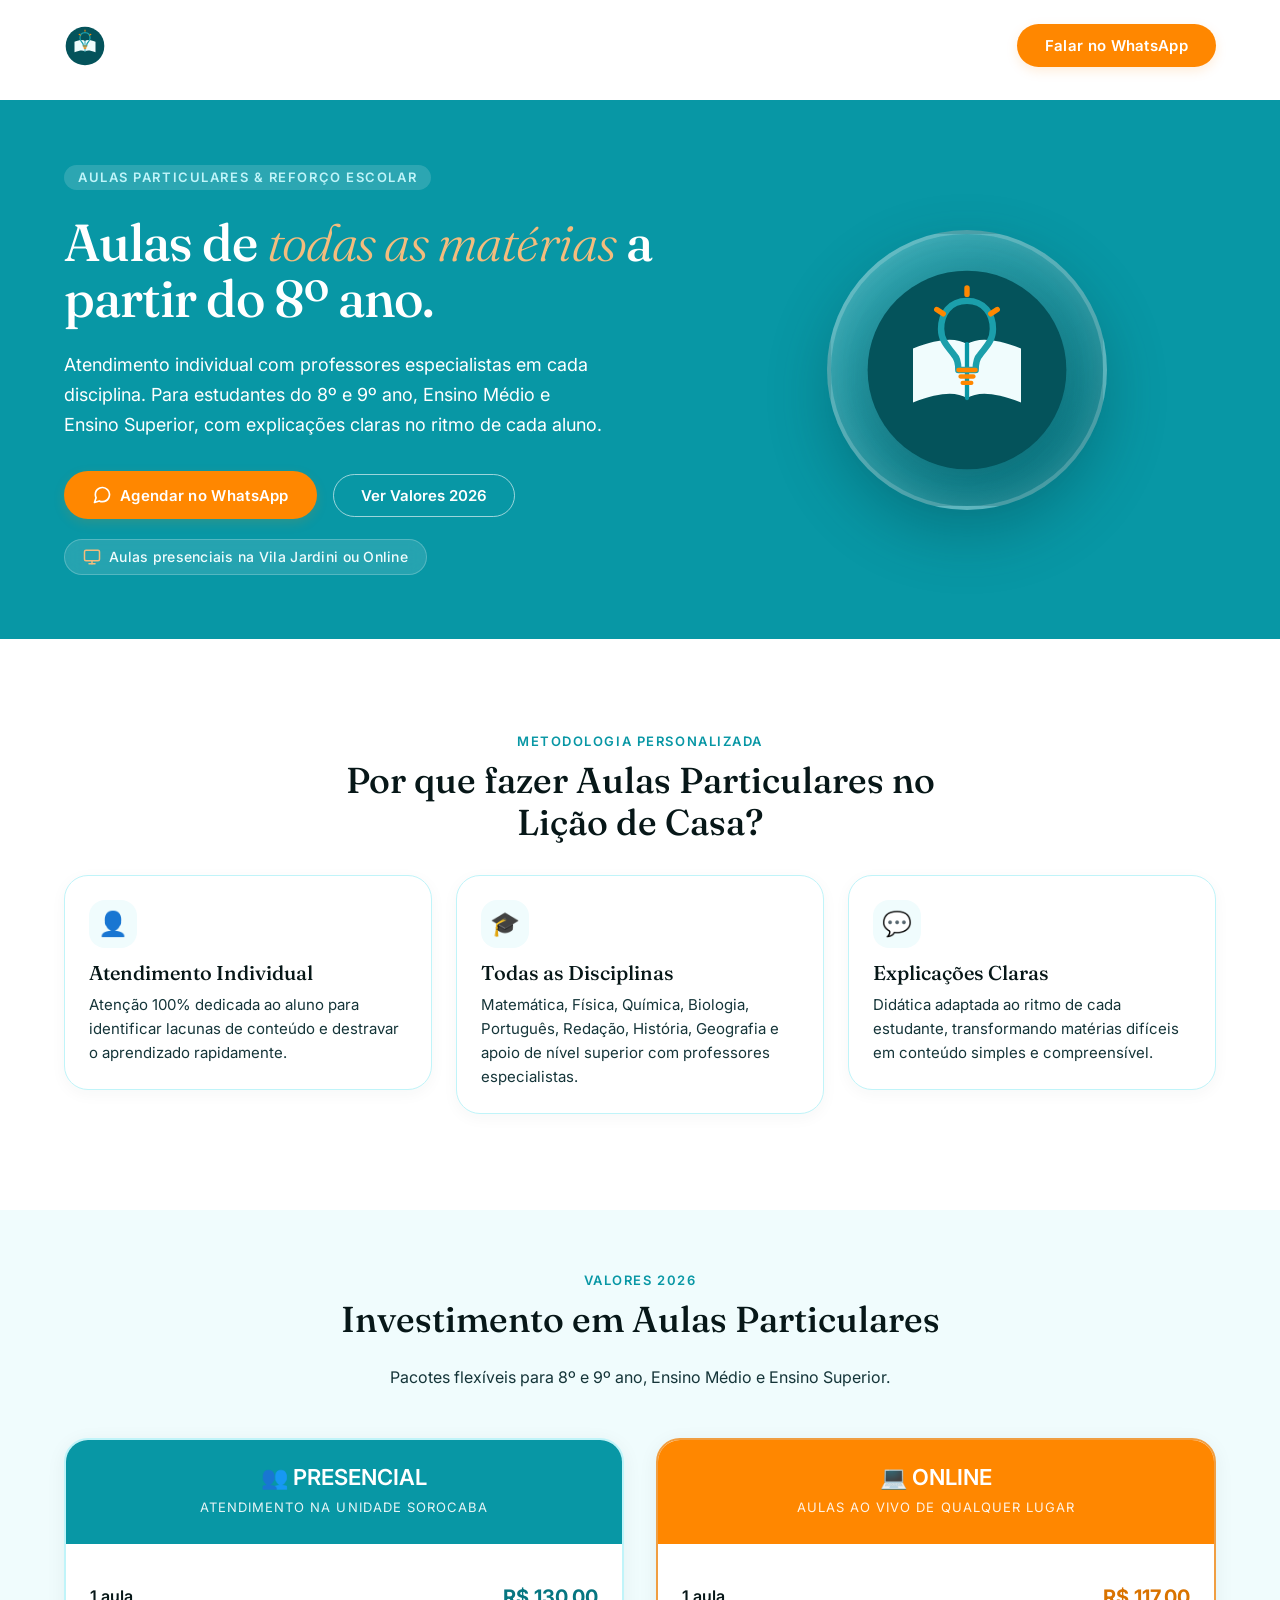
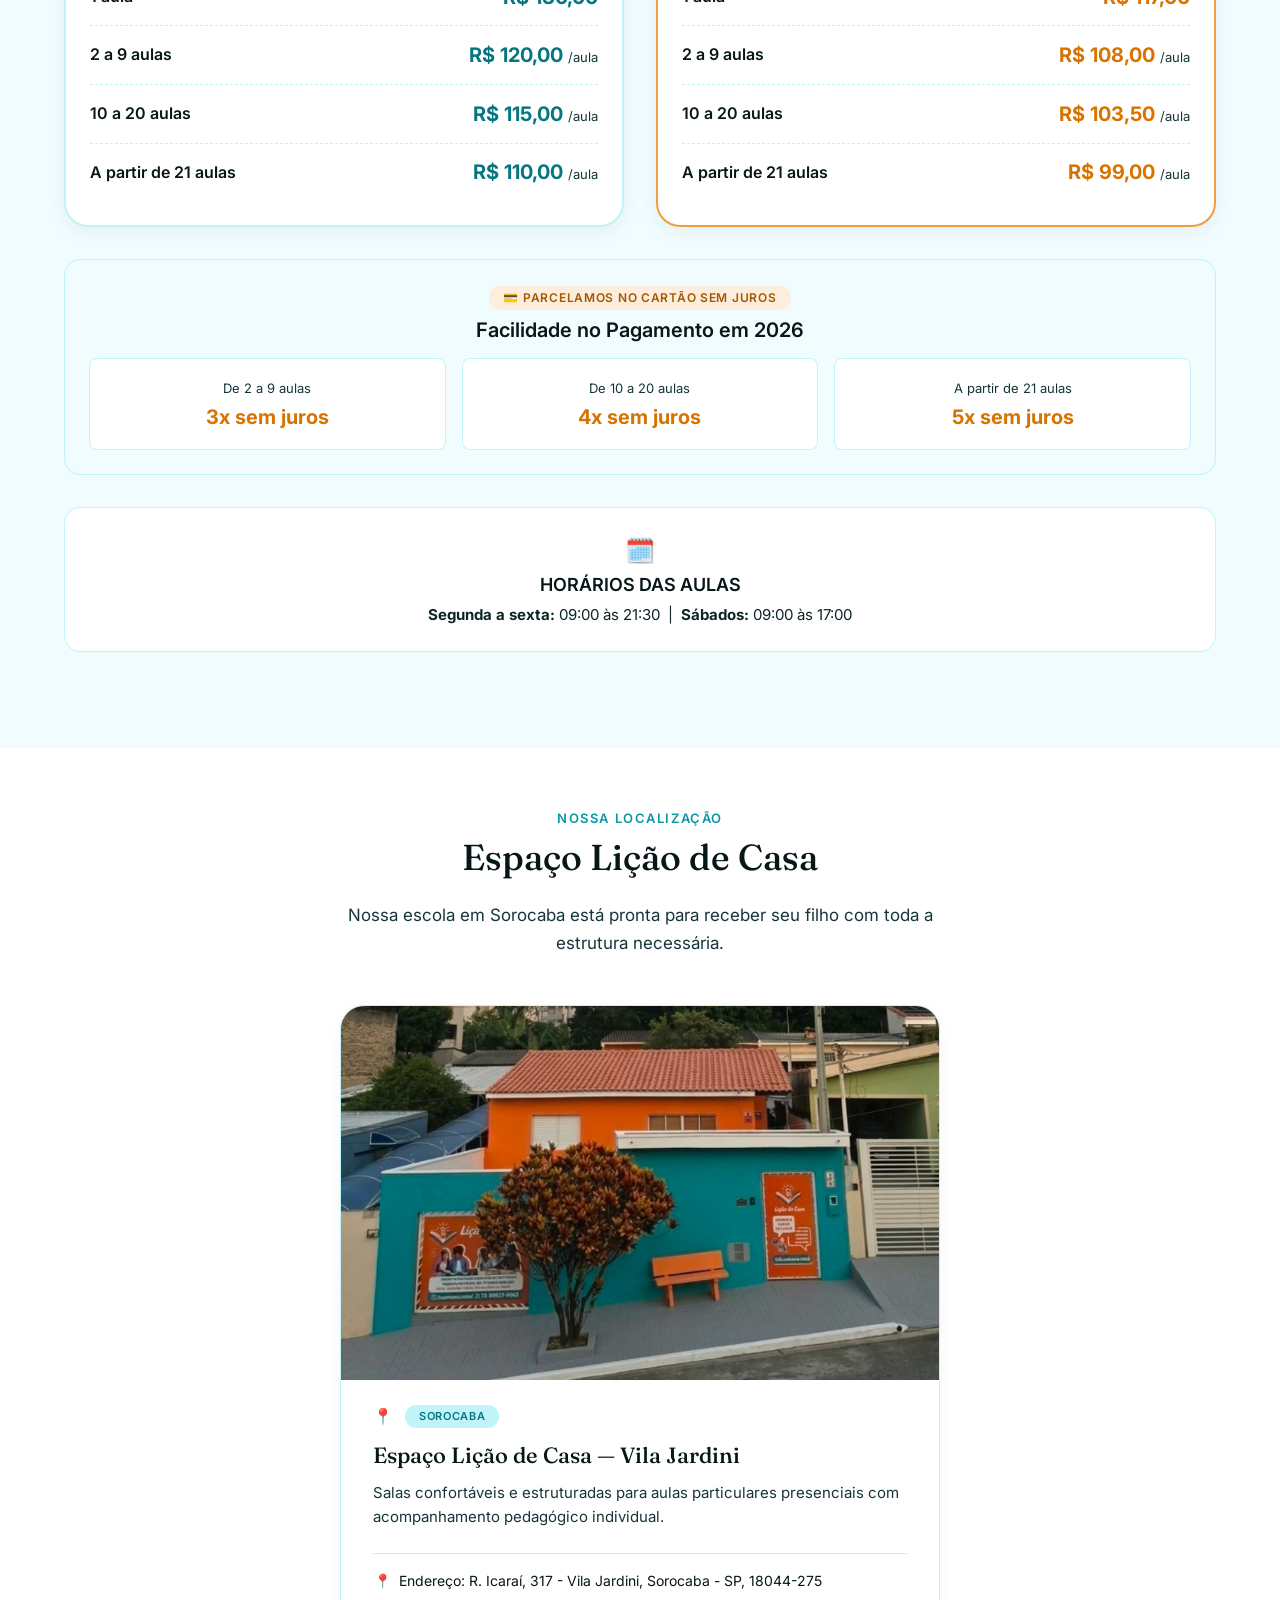
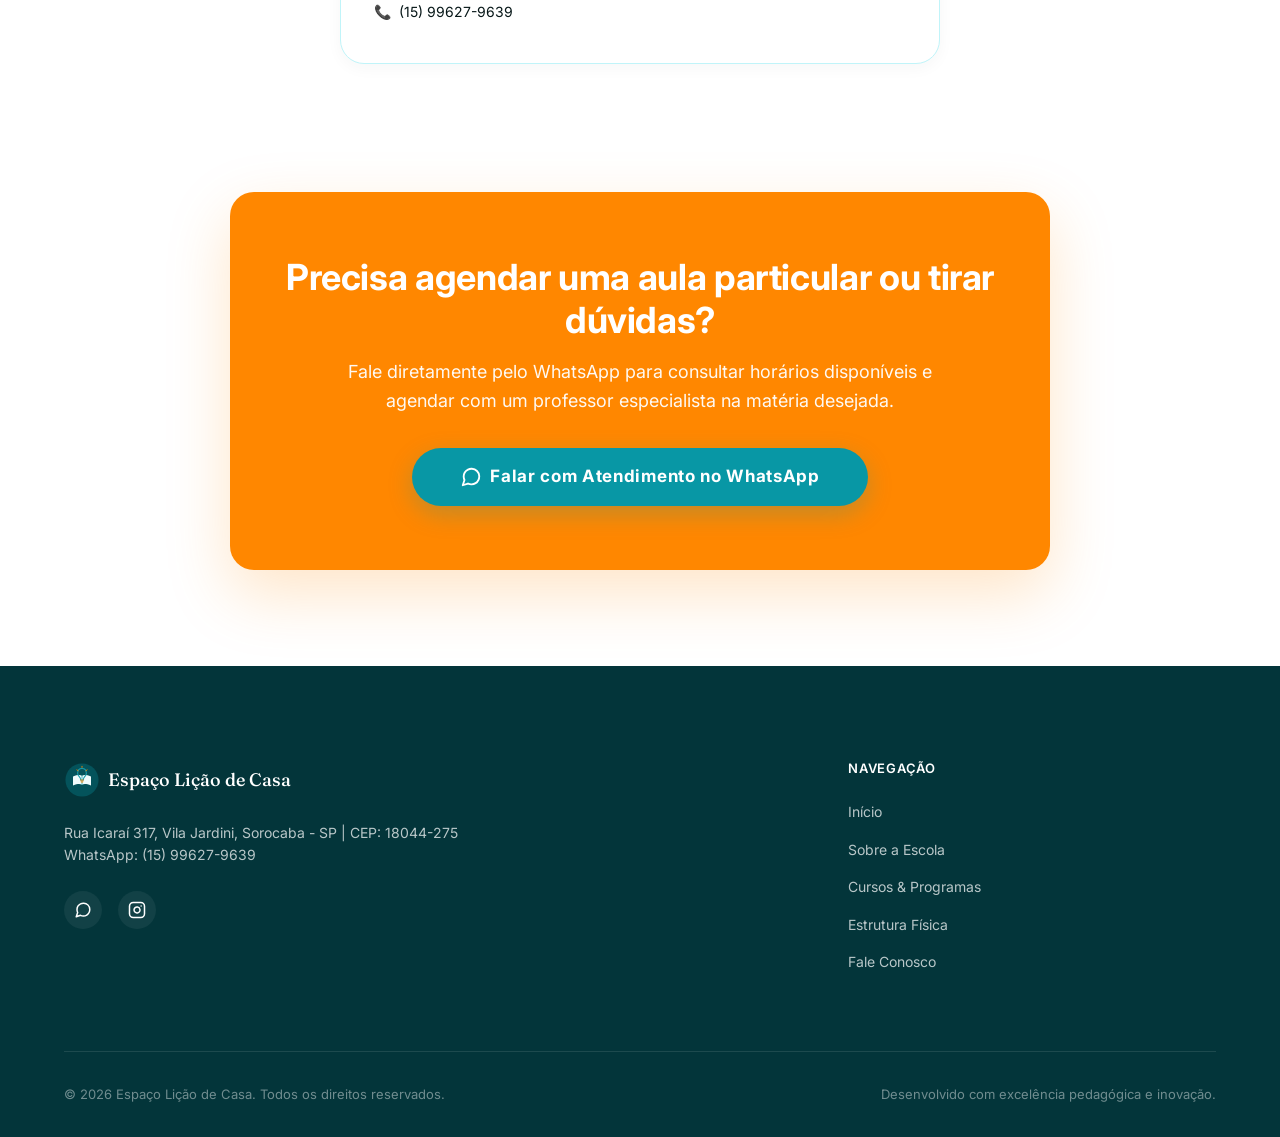
<file: reforco-escolar.html>
<!DOCTYPE html>
<html lang="pt-BR">
<head>
  <meta charset="UTF-8">
  <meta name="viewport" content="width=device-width, initial-scale=1.0">
  <title>Aulas Particulares & Reforço Escolar — Espaço Lição de Casa</title>
  <meta name="description" content="Aulas particulares presenciais e online de todas as matérias para 8º e 9º ano, Ensino Médio e Superior. Professores especialistas e explicações no ritmo do aluno.">
  
  <!-- Open Graph -->
  <meta property="og:type" content="website">
  <meta property="og:title" content="Aulas Particulares & Reforço Escolar — Espaço Lição de Casa">
  <meta property="og:description" content="Atendimento individual de todas as disciplinas para 8º/9º ano, Ensino Médio e Superior. Presencial e Online com 10% OFF.">
  <meta property="og:image" content="assets/fachada.jpg">

  <!-- Favicon -->
  <link rel="icon" type="image/svg+xml" href="assets/logo.svg">

  <!-- Google Fonts -->
  <link rel="preconnect" href="https://fonts.googleapis.com">
  <link rel="preconnect" href="https://fonts.gstatic.com" crossorigin>
  <link href="https://fonts.googleapis.com/css2?family=Fraunces:ital,opsz,wght@0,9..144,300;0,9..144,400;0,9..144,500;0,9..144,700;1,9..144,300;1,9..144,400&family=Inter:wght@400;500;600;700&display=swap" rel="stylesheet">

  <!-- Estilos -->
  <link rel="stylesheet" href="style.css">
  <style>
    /* Estilos específicos da tabela de preços e diferenciais de Aulas Particulares */
    .pricing-table-container {
      display: grid;
      grid-template-columns: 1fr 1fr;
      gap: var(--space-8);
      margin-top: var(--space-8);
    }
    .pricing-card {
      background: var(--white);
      border-radius: var(--radius-lg);
      border: 2px solid var(--teal-100);
      overflow: hidden;
      box-shadow: 0 4px 20px rgba(3, 53, 58, 0.06);
      transition: transform 300ms var(--ease-out-expo), box-shadow 300ms ease;
    }
    .pricing-card:hover {
      transform: translateY(-4px);
      box-shadow: 0 16px 36px rgba(3, 53, 58, 0.12);
    }
    .pricing-card--online {
      border-color: var(--orange-400);
    }
    .pricing-card__header {
      padding: var(--space-6);
      color: var(--white);
      text-align: center;
    }
    .pricing-card__header--presencial {
      background-color: var(--teal-600);
    }
    .pricing-card__header--online {
      background-color: var(--orange-500);
    }
    .pricing-card__header h3 {
      font: 600 22px var(--font-body);
      margin-bottom: 4px;
    }
    .pricing-card__header span {
      font-size: 13px;
      text-transform: uppercase;
      letter-spacing: 0.08em;
      opacity: 0.9;
    }
    .pricing-list {
      list-style: none;
      padding: var(--space-6);
    }
    .pricing-item {
      display: flex;
      justify-content: space-between;
      align-items: center;
      padding: var(--space-4) 0;
      border-bottom: 1px dashed var(--teal-100);
    }
    .pricing-item:last-child {
      border-bottom: none;
    }
    .pricing-item__label {
      font-weight: 600;
      color: var(--ink-900);
      font-size: 16px;
    }
    .pricing-item__price {
      font: 700 20px var(--font-body);
      color: var(--teal-700);
    }
    .pricing-card--online .pricing-item__price {
      color: var(--orange-600);
    }
    .pricing-item__unit {
      font-size: 13px;
      font-weight: 400;
      color: var(--ink-500);
    }
    .payment-badge-box {
      background: var(--teal-50);
      border-radius: var(--radius-md);
      padding: var(--space-6);
      margin-top: var(--space-8);
      border: 1.5px solid var(--teal-100);
    }
    .payment-grid {
      display: grid;
      grid-template-columns: repeat(3, 1fr);
      gap: var(--space-4);
      margin-top: var(--space-4);
      text-align: center;
    }
    .payment-item {
      background: var(--white);
      padding: var(--space-4);
      border-radius: var(--radius-sm);
      border: 1px solid var(--teal-100);
    }
    .payment-item strong {
      display: block;
      color: var(--orange-600);
      font-size: 20px;
    }
    .payment-item span {
      font-size: 13px;
      color: var(--ink-500);
    }
    @media (max-width: 768px) {
      .pricing-table-container {
        grid-template-columns: 1fr;
      }
      .payment-grid {
        grid-template-columns: 1fr;
      }
    }
  </style>
</head>
<body>

  <!-- ==========================================================================
     HEADER / NAVEGAÇÃO
     ========================================================================== -->
  <header class="header is-scrolled" id="navbar">
    <div class="header__container">
      <a href="index.html" class="header__logo">
        <img src="assets/logo.svg" alt="Logo Espaço Lição de Casa" class="header__logo-img">
        <span class="header__logo-text">Lição de Casa</span>
      </a>

      <nav class="header__nav" id="nav-menu">
        <ul class="header__nav-list">
          <li><a href="index.html#inicio" class="nav-link">Início</a></li>
          <li><a href="index.html#sobre" class="nav-link">Sobre</a></li>
          <li><a href="index.html#servicos" class="nav-link active">Cursos & Serviços</a></li>
          <li><a href="index.html#resultados" class="nav-link">Resultados</a></li>
          <li><a href="index.html#estrutura" class="nav-link">Estrutura</a></li>
          <li><a href="index.html#contato" class="nav-link">Contato</a></li>
        </ul>
        <div class="header__cta-mobile">
          <a href="https://wa.me/5515996279639?text=Olá!%20Gostaria%20de%20agendar%20uma%20Aula%20Particular." target="_blank" rel="noopener noreferrer" class="btn-primary">
            Falar no WhatsApp
          </a>
        </div>
      </nav>

      <div class="header__actions">
        <a href="https://wa.me/5515996279639?text=Olá!%20Gostaria%20de%20agendar%20uma%20Aula%20Particular." target="_blank" rel="noopener noreferrer" class="btn-primary header__cta">
          Falar no WhatsApp
        </a>
        <button class="header__toggle" id="menu-toggle" aria-label="Abrir menu de navegação" aria-expanded="false">
          <span class="bar"></span>
          <span class="bar"></span>
          <span class="bar"></span>
        </button>
      </div>
    </div>
  </header>

  <main style="padding-top: 100px;">
    <!-- ==========================================================================
       HERO DE SERVIÇO: AULAS PARTICULARES
       ========================================================================== -->
    <section class="hero" style="padding-top: var(--space-16); padding-bottom: var(--space-16);">
      <div class="hero__container container">
        <div class="hero__content">
          <span class="hero__eyebrow">Aulas Particulares & Reforço Escolar</span>
          <h1 class="hero__title">Aulas de <em>todas as matérias</em> a partir do 8º ano.</h1>
          <p class="hero__subtitle">Atendimento individual com professores especialistas em cada disciplina. Para estudantes do 8º e 9º ano, Ensino Médio e Ensino Superior, com explicações claras no ritmo de cada aluno.</p>
          <div class="hero__ctas">
            <a href="https://wa.me/5515996279639?text=Olá!%20Gostaria%20de%20informações%20e%20agendamento%20para%20Aulas%20Particulares." target="_blank" rel="noopener noreferrer" class="btn-primary">
              <svg width="20" height="20" viewBox="0 0 24 24" fill="none" stroke="currentColor" stroke-width="2" stroke-linecap="round" stroke-linejoin="round" class="icon-whatsapp">
                <path d="M21 11.5a8.38 8.38 0 0 1-.9 3.8 8.5 8.5 0 0 1-7.6 4.7 8.38 8.38 0 0 1-3.8-.9L3 21l1.9-5.7a8.38 8.38 0 0 1-.9-3.8 8.5 8.5 0 0 1 4.7-7.6 8.38 8.38 0 0 1 3.8-.9h.5a8.48 8.48 0 0 1 8 8v.5z"/>
              </svg>
              Agendar no WhatsApp
            </a>
            <a href="#tabela-precos" class="btn-secondary">Ver Valores 2026</a>
          </div>
          <div class="hero__online-tag" style="margin-top: 20px;">
            <svg width="18" height="18" viewBox="0 0 24 24" fill="none" stroke="currentColor" stroke-width="2" stroke-linecap="round" stroke-linejoin="round">
              <rect x="2" y="3" width="20" height="14" rx="2" ry="2"/>
              <line x1="8" y1="21" x2="16" y2="21"/>
              <line x1="12" y1="17" x2="12" y2="21"/>
            </svg>
            <span>Aulas presenciais na Vila Jardini ou Online</span>
          </div>
        </div>

        <div class="hero__media">
          <div class="hero__brand-badge">
            <img src="assets/logo.svg" alt="Logo Espaço Lição de Casa" class="hero__brand-logo">
          </div>
        </div>
      </div>
    </section>

    <!-- ==========================================================================
       DIFERENCIAIS DAS AULAS PARTICULARES
       ========================================================================== -->
    <section class="sobre" style="background-color: var(--white);">
      <div class="container">
        <div class="servicos__header" style="margin-bottom: var(--space-8);">
          <span class="section-eyebrow">Metodologia Personalizada</span>
          <h2 class="section-title">Por que fazer Aulas Particulares no Lição de Casa?</h2>
        </div>

        <div class="sobre__columns" style="grid-template-columns: repeat(3, 1fr); gap: var(--space-6);">
          <article class="card card--val-prop">
            <div class="card__icon-wrapper">
              <span style="font-size: 24px;">👤</span>
            </div>
            <h3 class="card__title">Atendimento Individual</h3>
            <p class="card__desc">Atenção 100% dedicada ao aluno para identificar lacunas de conteúdo e destravar o aprendizado rapidamente.</p>
          </article>

          <article class="card card--val-prop">
            <div class="card__icon-wrapper">
              <span style="font-size: 24px;">🎓</span>
            </div>
            <h3 class="card__title">Todas as Disciplinas</h3>
            <p class="card__desc">Matemática, Física, Química, Biologia, Português, Redação, História, Geografia e apoio de nível superior com professores especialistas.</p>
          </article>

          <article class="card card--val-prop">
            <div class="card__icon-wrapper">
              <span style="font-size: 24px;">💬</span>
            </div>
            <h3 class="card__title">Explicações Claras</h3>
            <p class="card__desc">Didática adaptada ao ritmo de cada estudante, transformando matérias difíceis em conteúdo simples e compreensível.</p>
          </article>
        </div>
      </div>
    </section>

    <!-- ==========================================================================
       TABELA DE PREÇOS (2026)
       ========================================================================== -->
    <section class="servicos" id="tabela-precos" style="background-color: var(--teal-50);">
      <div class="container">
        <div class="servicos__header">
          <span class="section-eyebrow">Valores 2026</span>
          <h2 class="section-title">Investimento em Aulas Particulares</h2>
          <p style="color: var(--ink-500); font-size: 16px;">Pacotes flexíveis para 8º e 9º ano, Ensino Médio e Ensino Superior.</p>
        </div>

        <div class="pricing-table-container">
          <!-- Tabela Presencial -->
          <div class="pricing-card">
            <div class="pricing-card__header pricing-card__header--presencial">
              <h3>👥 PRESENCIAL</h3>
              <span>Atendimento na Unidade Sorocaba</span>
            </div>
            <ul class="pricing-list">
              <li class="pricing-item">
                <span class="pricing-item__label">1 aula</span>
                <span class="pricing-item__price">R$ 130,00</span>
              </li>
              <li class="pricing-item">
                <span class="pricing-item__label">2 a 9 aulas</span>
                <span class="pricing-item__price">R$ 120,00 <span class="pricing-item__unit">/aula</span></span>
              </li>
              <li class="pricing-item">
                <span class="pricing-item__label">10 a 20 aulas</span>
                <span class="pricing-item__price">R$ 115,00 <span class="pricing-item__unit">/aula</span></span>
              </li>
              <li class="pricing-item">
                <span class="pricing-item__label">A partir de 21 aulas</span>
                <span class="pricing-item__price">R$ 110,00 <span class="pricing-item__unit">/aula</span></span>
              </li>
            </ul>
          </div>

          <!-- Tabela Online (10% OFF) -->
          <div class="pricing-card pricing-card--online">
            <div class="pricing-card__header pricing-card__header--online">
              <h3>💻 ONLINE</h3>
              <span>Aulas Ao Vivo de Qualquer Lugar</span>
            </div>
            <ul class="pricing-list">
              <li class="pricing-item">
                <span class="pricing-item__label">1 aula</span>
                <span class="pricing-item__price">R$ 117,00</span>
              </li>
              <li class="pricing-item">
                <span class="pricing-item__label">2 a 9 aulas</span>
                <span class="pricing-item__price">R$ 108,00 <span class="pricing-item__unit">/aula</span></span>
              </li>
              <li class="pricing-item">
                <span class="pricing-item__label">10 a 20 aulas</span>
                <span class="pricing-item__price">R$ 103,50 <span class="pricing-item__unit">/aula</span></span>
              </li>
              <li class="pricing-item">
                <span class="pricing-item__label">A partir de 21 aulas</span>
                <span class="pricing-item__price">R$ 99,00 <span class="pricing-item__unit">/aula</span></span>
              </li>
            </ul>
          </div>
        </div>

        <!-- Opções de Parcelamento sem Juros -->
        <div class="payment-badge-box">
          <div style="text-align: center;">
            <span class="badge badge--accent" style="font-size: 12px; margin-bottom: 8px;">💳 PARCELAMOS NO CARTÃO SEM JUROS</span>
            <h3 style="font: 600 20px var(--font-body); color: var(--ink-900);">Facilidade no Pagamento em 2026</h3>
          </div>
          <div class="payment-grid">
            <div class="payment-item">
              <span>De 2 a 9 aulas</span>
              <strong>3x sem juros</strong>
            </div>
            <div class="payment-item">
              <span>De 10 a 20 aulas</span>
              <strong>4x sem juros</strong>
            </div>
            <div class="payment-item">
              <span>A partir de 21 aulas</span>
              <strong>5x sem juros</strong>
            </div>
          </div>
        </div>

        <!-- Horários das Aulas -->
        <div style="margin-top: var(--space-8); background: var(--white); border-radius: var(--radius-md); padding: var(--space-6); text-align: center; border: 1px solid var(--teal-100);">
          <span style="font-size: 24px; display: block; margin-bottom: 4px;">🗓️</span>
          <h4 style="font: 600 18px var(--font-body); color: var(--ink-900); margin-bottom: 8px;">HORÁRIOS DAS AULAS</h4>
          <p style="color: var(--ink-700); font-size: 15px;">
            <strong>Segunda a sexta:</strong> 09:00 às 21:30 &nbsp;|&nbsp; <strong>Sábados:</strong> 09:00 às 17:00
          </p>
        </div>
      </div>
    </section>

    <!-- ==========================================================================
       NOSSA ESCOLA (LOCALIZAÇÃO)
       ========================================================================== -->
    <section class="unidades" style="background-color: var(--white);">
      <div class="container">
        <div class="unidades__header">
          <span class="section-eyebrow">Nossa Localização</span>
          <h2 class="section-title">Espaço Lição de Casa</h2>
          <p class="unidades__subtitle">Nossa escola em Sorocaba está pronta para receber seu filho com toda a estrutura necessária.</p>
        </div>

        <div class="unidades__grid" style="display: flex; justify-content: center;">
          <!-- Card Sede Sorocaba -->
          <article class="card card--unidade card--unidade-com-foto" style="max-width: 600px; width: 100%;">
            <img src="assets/fachada.jpg" alt="Espaço Lição de Casa" class="card__unidade-img">
            <div class="card__unidade-body">
              <div class="card__unidade-header">
                <span class="card__unidade-flag">📍</span>
                <span class="badge">Sorocaba</span>
              </div>
              <h3 class="card__unidade-title">Espaço Lição de Casa — Vila Jardini</h3>
              <p class="card__unidade-desc">Salas confortáveis e estruturadas para aulas particulares presenciais com acompanhamento pedagógico individual.</p>
              
              <div class="card__unidade-detalhes">
                <p>
                  <span class="detail-icon">📍</span>
                  <span class="detail-text">Endereço: R. Icaraí, 317 - Vila Jardini, Sorocaba - SP, 18044-275</span>
                </p>
                <p>
                  <span class="detail-icon">📞</span>
                  <span class="detail-text">(15) 99627-9639</span>
                </p>
              </div>
            </div>
          </article>
        </div>
      </div>
    </section>

    <!-- ==========================================================================
       CTA DE CONVERSÃO WHATSAPP
       ========================================================================== -->
    <section class="contato" style="background-color: var(--white);">
      <div class="container">
        <div class="cta-box">
          <h2 class="cta-box__title">Precisa agendar uma aula particular ou tirar dúvidas?</h2>
          <p class="cta-box__desc">Fale diretamente pelo WhatsApp para consultar horários disponíveis e agendar com um professor especialista na matéria desejada.</p>
          <div class="cta-box__ctas">
            <a href="https://wa.me/5515996279639?text=Olá!%20Quero%20agendar%20uma%20Aula%20Particular%20no%20Espaço%20Lição%20de%20Casa." target="_blank" rel="noopener noreferrer" class="btn-checkout">
              <svg width="22" height="22" viewBox="0 0 24 24" fill="none" stroke="currentColor" stroke-width="2" stroke-linecap="round" stroke-linejoin="round" style="margin-right: 8px;">
                <path d="M21 11.5a8.38 8.38 0 0 1-.9 3.8 8.5 8.5 0 0 1-7.6 4.7 8.38 8.38 0 0 1-3.8-.9L3 21l1.9-5.7a8.38 8.38 0 0 1-.9-3.8 8.5 8.5 0 0 1 4.7-7.6 8.38 8.38 0 0 1 3.8-.9h.5a8.48 8.48 0 0 1 8 8v.5z"/>
              </svg>
              Falar com Atendimento no WhatsApp
            </a>
          </div>
        </div>
      </div>
    </section>
  </main>

  <!-- ==========================================================================
     FOOTER
     ========================================================================== -->
  <footer class="footer">
    <div class="container">
      <div class="footer__grid">
        <div>
          <div class="footer__logo">
            <img src="assets/logo.svg" alt="Logo Espaço Lição de Casa">
            <span>Espaço Lição de Casa</span>
          </div>
          <p class="footer__desc">Rua Icaraí 317, Vila Jardini, Sorocaba - SP | CEP: 18044-275<br>WhatsApp: (15) 99627-9639</p>
          <div class="footer__socials">
            <a href="https://wa.me/5515996279639" target="_blank" rel="noopener noreferrer" aria-label="WhatsApp">
              <svg width="18" height="18" viewBox="0 0 24 24" fill="none" stroke="currentColor" stroke-width="2" stroke-linecap="round" stroke-linejoin="round"><path d="M21 11.5a8.38 8.38 0 0 1-.9 3.8 8.5 8.5 0 0 1-7.6 4.7 8.38 8.38 0 0 1-3.8-.9L3 21l1.9-5.7a8.38 8.38 0 0 1-.9-3.8 8.5 8.5 0 0 1 4.7-7.6 8.38 8.38 0 0 1 3.8-.9h.5a8.48 8.48 0 0 1 8 8v.5z"/></svg>
            </a>
            <a href="https://instagram.com/licaodecasa.oficial" target="_blank" rel="noopener noreferrer" aria-label="Instagram">
              <svg width="18" height="18" viewBox="0 0 24 24" fill="none" stroke="currentColor" stroke-width="2" stroke-linecap="round" stroke-linejoin="round"><rect x="2" y="2" width="20" height="20" rx="5" ry="5"/><path d="M16 11.37A4 4 0 1 1 12.63 8 4 4 0 0 1 16 11.37z"/><line x1="17.5" y1="6.5" x2="17.51" y2="6.5"/></svg>
            </a>
          </div>
        </div>

        <div>
          <h4>Navegação</h4>
          <ul class="footer__links">
            <li><a href="index.html#inicio">Início</a></li>
            <li><a href="index.html#sobre">Sobre a Escola</a></li>
            <li><a href="index.html#servicos">Cursos & Programas</a></li>
            <li><a href="index.html#estrutura">Estrutura Física</a></li>
            <li><a href="index.html#contato">Fale Conosco</a></li>
          </ul>
        </div>
      </div>

      <div class="footer__bottom">
        <p>&copy; 2026 Espaço Lição de Casa. Todos os direitos reservados.</p>
        <p>Desenvolvido com excelência pedagógica e inovação.</p>
      </div>
    </div>
  </footer>

  <script src="script.js"></script>
</body>
</html>
</file>
<file: style.css>
/* ==========================================================================
   DESIGN SYSTEM & VARIABLES
   ========================================================================== */
:root {
  /* Teal — Cor primária da marca */
  --teal-900: #03353A;
  --teal-800: #04535B;
  --teal-700: #067681;
  --teal-600: #0897A5;   /* base institucional / header / hero */
  --teal-500: #13ABB9;
  --teal-400: #17D2E4;
  --teal-300: #43DDEC;
  --teal-200: #82E8F2;
  --teal-100: #C0F4F9;
  --teal-50:  #F0FCFD;

  /* Orange — Cor de CTA (uso restrito, em ações principais) */
  --orange-700: #A65800;
  --orange-600: #D97300;
  --orange-500: #FF8700;  /* botão primário */
  --orange-400: #F09E42;
  --orange-300: #F4BC7D;
  --orange-200: #FCEDDC;

  /* Neutros */
  --ink-900: #071718;
  --ink-700: #0D2527;     /* cor de texto padrão do corpo */
  --ink-500: #153539;
  --white:   #FFFFFF;

  /* Tipografia */
  --font-display: 'Fraunces', Georgia, serif;
  --font-body:    'Inter', -apple-system, sans-serif;
  --font-label:   'Inter', sans-serif;

  /* Grid & Layout */
  --container-max: 1200px;
  --radius-sm: 8px;
  --radius-md: 16px;
  --radius-lg: 24px;
  --radius-pill: 999px;

  /* Easing */
  --ease-out-expo: cubic-bezier(0.16, 1, 0.3, 1);
  --ease-soft: cubic-bezier(0.4, 0, 0.2, 1);

  /* Espaçamento (Escala 8pt) */
  --space-1: 4px;
  --space-2: 8px;
  --space-3: 12px;
  --space-4: 16px;
  --space-6: 24px;
  --space-8: 32px;
  --space-12: 48px;
  --space-16: 64px;
  --space-24: 96px;
  --space-32: 128px;
}

/* ==========================================================================
   RESET & BASE STYLES
   ========================================================================== */
*, *::before, *::after {
  box-sizing: border-box;
  margin: 0;
  padding: 0;
}

html {
  scroll-behavior: smooth;
  scroll-padding-top: 80px;
}

body {
  font-family: var(--font-body);
  font-size: 16px;
  line-height: 1.6;
  color: var(--ink-700);
  background-color: var(--white);
  overflow-x: hidden;
  -webkit-font-smoothing: antialiased;
}

img {
  max-width: 100%;
  height: auto;
  display: block;
}

a {
  color: inherit;
  text-decoration: none;
}

button, input, select, textarea {
  font-family: inherit;
}

/* Container */
.container {
  max-width: var(--container-max);
  margin: 0 auto;
  padding-left: var(--space-6);
  padding-right: var(--space-6);
}

/* Layout Comum de Seções */
section {
  padding-top: var(--space-16);
  padding-bottom: var(--space-16);
}

/* Tipografia de Cabeçalho de Seção */
.section-eyebrow {
  display: block;
  font: 600 13px/1 var(--font-label);
  text-transform: uppercase;
  letter-spacing: 0.12em;
  color: var(--teal-600);
  margin-bottom: var(--space-3);
}

.section-title {
  font: 500 36px/1.15 var(--font-display);
  color: var(--ink-900);
  margin-bottom: var(--space-6);
}

/* ==========================================================================
   BOTÕES (CTAS)
   ========================================================================== */
.btn-primary {
  display: inline-flex;
  align-items: center;
  justify-content: center;
  gap: var(--space-2);
  padding: 14px 28px;
  border-radius: var(--radius-pill);
  background-color: var(--orange-500);
  color: var(--white);
  font: 600 15px/1 var(--font-body);
  letter-spacing: 0.02em;
  border: none;
  cursor: pointer;
  box-shadow: 0 4px 12px rgba(255, 135, 0, 0.15);
  transition: background-color 180ms ease, transform 180ms var(--ease-out-expo), box-shadow 180ms ease;
}

.btn-primary:hover {
  background-color: var(--orange-600);
  transform: translateY(-2px) scale(1.02);
  box-shadow: 0 8px 24px rgba(255, 135, 0, 0.35);
}

.btn-primary:active {
  transform: translateY(0) scale(0.98);
}

.btn-primary:focus-visible {
  outline: 3px solid var(--orange-200);
  outline-offset: 2px;
}

.btn-primary--accent {
  background-color: var(--white);
  color: var(--teal-900);
  box-shadow: 0 4px 12px rgba(0, 0, 0, 0.08);
}

.btn-primary--accent:hover {
  background-color: var(--teal-50);
  color: var(--teal-900);
  box-shadow: 0 8px 24px rgba(0, 0, 0, 0.12);
  transform: translateY(-2px) scale(1.02);
}

.btn-secondary {
  display: inline-flex;
  align-items: center;
  justify-content: center;
  gap: var(--space-2);
  padding: 13px 27px;
  border-radius: var(--radius-pill);
  background-color: transparent;
  border: 1.5px solid rgba(255, 255, 255, 0.6);
  color: var(--white);
  font: 600 15px/1 var(--font-body);
  cursor: pointer;
  transition: background-color 180ms ease, border-color 180ms ease, transform 180ms var(--ease-out-expo);
}

.btn-secondary:hover {
  background-color: rgba(255, 255, 255, 0.12);
  border-color: var(--white);
  transform: translateY(-2px);
}

.btn-secondary:active {
  transform: translateY(0);
}

.btn-text {
  display: inline-flex;
  align-items: center;
  gap: var(--space-2);
  color: var(--teal-700);
  font-weight: 600;
  font-size: 15px;
  transition: color 180ms ease;
}

.btn-text svg {
  transition: transform 180ms var(--ease-out-expo);
}

.btn-text:hover {
  color: var(--teal-500);
}

.btn-text:hover svg {
  transform: translateX(4px);
}

.btn-checkout {
  display: inline-flex;
  align-items: center;
  justify-content: center;
  padding: 18px 48px;
  border-radius: var(--radius-pill);
  background-color: var(--teal-600);
  color: var(--white);
  font: 700 17px/1 var(--font-body);
  letter-spacing: 0.04em;
  border: none;
  cursor: pointer;
  box-shadow: 0 8px 24px rgba(8, 151, 165, 0.25);
  transition: background-color 180ms ease, transform 180ms var(--ease-out-expo), box-shadow 180ms ease;
}

.btn-checkout:hover {
  background-color: var(--teal-700);
  transform: translateY(-3px) scale(1.02);
  box-shadow: 0 16px 40px rgba(8, 151, 165, 0.45);
}

/* ==========================================================================
   CARDS & BADGES
   ========================================================================== */
.card {
  background-color: var(--white);
  border-radius: var(--radius-lg);
  padding: var(--space-8);
  box-shadow: 0 4px 16px rgba(3, 53, 58, 0.04);
  transition: transform 300ms var(--ease-out-expo), box-shadow 300ms ease;
}

.card:hover {
  transform: translateY(-6px);
  box-shadow: 0 16px 40px rgba(3, 53, 58, 0.12);
}

.badge {
  display: inline-flex;
  align-items: center;
  padding: 6px 14px;
  border-radius: var(--radius-pill);
  font: 600 11px/1 var(--font-label);
  text-transform: uppercase;
  letter-spacing: 0.06em;
  background-color: var(--teal-100);
  color: var(--teal-700);
}

.badge--accent {
  background-color: var(--orange-200);
  color: var(--orange-700);
}

/* ==========================================================================
   HEADER / NAVEGAÇÃO
   ========================================================================== */
.header {
  position: fixed;
  top: 0;
  left: 0;
  right: 0;
  background: transparent;
  transition: background-color 320ms ease, backdrop-filter 320ms ease, box-shadow 320ms ease, padding 320ms ease;
  z-index: 1000;
  padding: var(--space-6) 0;
}

.header.is-scrolled {
  background: rgba(6, 118, 129, 0.92);
  backdrop-filter: blur(16px);
  -webkit-backdrop-filter: blur(16px);
  box-shadow: 0 4px 20px rgba(3, 53, 58, 0.12);
  padding: var(--space-3) 0;
}

.header__container {
  max-width: var(--container-max);
  margin: 0 auto;
  padding: 0 var(--space-6);
  display: flex;
  align-items: center;
  justify-content: space-between;
}

.header__logo {
  display: flex;
  align-items: center;
  gap: var(--space-3);
  z-index: 1001;
}

.header__logo-img {
  width: 42px;
  height: 42px;
}

.header__logo-text {
  font: 500 20px var(--font-display);
  color: var(--white);
  letter-spacing: -0.01em;
}

.header__nav-list {
  display: flex;
  list-style: none;
  gap: var(--space-8);
}

.header__nav-list a {
  color: var(--white);
  font: 500 15px/1 var(--font-body);
  opacity: 0.85;
  transition: opacity 200ms ease;
  position: relative;
}

.header__nav-list a::after {
  content: '';
  position: absolute;
  bottom: -6px;
  left: 0;
  width: 0;
  height: 2px;
  background-color: var(--orange-500);
  transition: width 200ms ease;
}

.header__nav-list a:hover {
  opacity: 1;
}

.header__nav-list a:hover::after,
.header__nav-list a.active::after {
  width: 100%;
}

.header__nav-list a.active {
  opacity: 1;
}

.header__cta-mobile {
  display: none;
}

.header__actions {
  display: flex;
  align-items: center;
  gap: var(--space-4);
}

.header__toggle {
  display: none;
  background: none;
  border: none;
  cursor: pointer;
  z-index: 1001;
  padding: 8px;
}

.header__toggle .bar {
  display: block;
  width: 22px;
  height: 2px;
  background-color: var(--white);
  margin: 5px 0;
  transition: transform 300ms ease, opacity 300ms ease;
}

.header__toggle[aria-expanded="true"] .bar:nth-child(1) {
  transform: translateY(7px) rotate(45deg);
}

.header__toggle[aria-expanded="true"] .bar:nth-child(2) {
  opacity: 0;
}

.header__toggle[aria-expanded="true"] .bar:nth-child(3) {
  transform: translateY(-7px) rotate(-45deg);
}

/* ==========================================================================
   HERO INSTITUCIONAL
   ========================================================================== */
.hero {
  background-color: var(--teal-600);
  color: var(--white);
  position: relative;
  padding-top: calc(80px + var(--space-24));
  padding-bottom: var(--space-32);
  z-index: 1;
}

.hero__container {
  display: grid;
  grid-template-columns: 1.1fr 0.9fr;
  align-items: center;
  gap: var(--space-12);
}

.hero__eyebrow {
  display: inline-block;
  font: 600 13px/1 var(--font-label);
  text-transform: uppercase;
  letter-spacing: 0.12em;
  background-color: rgba(255, 255, 255, 0.15);
  color: var(--teal-100);
  padding: 6px 14px;
  border-radius: var(--radius-pill);
  margin-bottom: var(--space-6);
}

.hero__title {
  font: 500 52px/1.08 var(--font-display);
  letter-spacing: -0.02em;
  margin-bottom: var(--space-6);
}

.hero__title em {
  font-style: italic;
  font-weight: 300;
  color: var(--orange-300);
}

.hero__subtitle {
  font-size: 18px;
  line-height: 1.65;
  opacity: 0.92;
  margin-bottom: var(--space-8);
  max-width: 540px;
}

.hero__ctas {
  display: flex;
  align-items: center;
  gap: var(--space-4);
  flex-wrap: wrap;
}

.hero__online-tag {
  display: inline-flex;
  align-items: center;
  gap: var(--space-2);
  margin-top: var(--space-6);
  padding: 8px 18px;
  border-radius: var(--radius-pill);
  background: rgba(255, 255, 255, 0.12);
  backdrop-filter: blur(8px);
  -webkit-backdrop-filter: blur(8px);
  border: 1px solid rgba(255, 255, 255, 0.22);
  color: var(--teal-50);
  font: 500 14px/1 var(--font-body);
  letter-spacing: 0.02em;
}

.hero__online-tag svg {
  stroke: var(--orange-300);
}

.hero__media {
  display: flex;
  align-items: center;
  justify-content: center;
  position: relative;
  height: 100%;
  padding: var(--space-4) 0;
}

.hero__brand-badge {
  position: relative;
  width: 280px;
  height: 280px;
  border-radius: 50%;
  background: linear-gradient(145deg, rgba(255, 255, 255, 0.18) 0%, rgba(3, 53, 58, 0.35) 100%);
  backdrop-filter: blur(12px);
  -webkit-backdrop-filter: blur(12px);
  border: 4px solid rgba(255, 255, 255, 0.25);
  box-shadow: 0 24px 60px rgba(3, 53, 58, 0.3), inset 0 0 30px rgba(255, 255, 255, 0.15);
  display: flex;
  align-items: center;
  justify-content: center;
  padding: var(--space-4);
  transition: transform 500ms var(--ease-out-expo), box-shadow 500ms ease;
  animation: float-slow 6s ease-in-out infinite alternate;
}

.hero__brand-badge:hover {
  transform: scale(1.04) translateY(-4px);
  box-shadow: 0 32px 72px rgba(3, 53, 58, 0.4), inset 0 0 45px rgba(255, 255, 255, 0.2);
}

.hero__brand-logo {
  width: 90%;
  height: 90%;
  object-fit: contain;
  filter: drop-shadow(0 8px 18px rgba(3, 53, 58, 0.25));
}

@keyframes float-slow {
  0% { transform: translateY(0); }
  100% { transform: translateY(-10px); }
}

.hero__wave {
  position: absolute;
  bottom: -1px;
  left: 0;
  right: 0;
  width: 100%;
  z-index: 2;
  pointer-events: none;
}

.hero__wave svg {
  display: block;
  width: 100%;
  height: auto;
}

/* ==========================================================================
   SOBRE SECTION
   ========================================================================== */
.sobre {
  background-color: var(--teal-50);
  padding-top: var(--space-24);
  padding-bottom: var(--space-24);
}

.sobre__columns {
  display: grid;
  grid-template-columns: 1fr 1fr;
  align-items: flex-start;
  gap: var(--space-16);
}

.sobre__left {
  position: sticky;
  top: 120px;
}

.sobre__text {
  font-size: 17px;
  line-height: 1.7;
  color: var(--ink-700);
  margin-bottom: var(--space-6);
}

.sobre__actions {
  display: flex;
  align-items: center;
  gap: var(--space-6);
  margin-top: var(--space-8);
}

.sobre__right {
  display: flex;
  flex-direction: column;
  gap: var(--space-4);
}

.card--val-prop {
  border: 1.5px solid var(--teal-100);
  padding: var(--space-6);
}

.card__icon-wrapper {
  width: 48px;
  height: 48px;
  border-radius: var(--radius-md);
  background-color: var(--teal-50);
  display: flex;
  align-items: center;
  justify-content: center;
  margin-bottom: var(--space-3);
}

.card__icon-wrapper svg {
  width: 24px;
  height: 24px;
  stroke: var(--teal-600);
}

.card__title {
  font: 500 20px var(--font-display);
  color: var(--ink-900);
  margin-bottom: var(--space-2);
}

.card__desc {
  font-size: 15px;
  color: var(--ink-500);
  line-height: 1.6;
}

/* ==========================================================================
   CONHEÇA NOSSOS SERVIÇOS (#servicos)
   ========================================================================== */
.servicos {
  background-color: var(--white);
  padding-bottom: var(--space-24);
}

.servicos__header {
  text-align: center;
  max-width: 680px;
  margin: 0 auto var(--space-12);
}

.servicos__grid {
  display: grid;
  grid-template-columns: repeat(auto-fit, minmax(270px, 1fr));
  gap: var(--space-8);
  margin-top: var(--space-8);
}

.card--servico {
  padding: 0;
  overflow: hidden;
  display: flex;
  flex-direction: column;
}

.card__img-container {
  position: relative;
  aspect-ratio: 4 / 3;
  overflow: hidden;
  width: 100%;
}

.card__servico-img {
  width: 100%;
  height: 100%;
  object-fit: cover;
  transition: transform 500ms var(--ease-out-expo);
}

.card--servico:hover .card__servico-img {
  transform: scale(1.05);
}

.card__servico-badge {
  position: absolute;
  top: var(--space-4);
  left: var(--space-4);
}

.card__servico-content {
  padding: var(--space-6);
  display: flex;
  flex-direction: column;
  flex-grow: 1;
}

.card__servico-meta {
  font: 600 13px/1 var(--font-label);
  color: var(--teal-600);
  text-transform: uppercase;
  letter-spacing: 0.06em;
}

.card__servico-title {
  font: 500 22px/1.3 var(--font-display);
  color: var(--ink-900);
  margin: var(--space-2) 0 var(--space-3);
}

.card__servico-desc {
  font-size: 15px;
  color: var(--ink-500);
  margin-bottom: var(--space-6);
  flex-grow: 1;
  line-height: 1.6;
}

/* ==========================================================================
   PROVA SOCIAL E RESULTADOS (#resultados)
   ========================================================================== */
.premios {
  background-color: var(--teal-700);
  color: var(--white);
  padding-top: var(--space-16);
  padding-bottom: var(--space-12);
  overflow: hidden;
}

.premios__title {
  text-align: center;
  font: 500 28px var(--font-display);
  margin-bottom: var(--space-6);
  letter-spacing: -0.01em;
}

.logo-marquee {
  width: 100%;
  position: relative;
  overflow: hidden;
  margin-bottom: var(--space-8);
  padding: var(--space-4) 0;
}

.logo-marquee::before,
.logo-marquee::after {
  content: '';
  position: absolute;
  top: 0;
  width: 120px;
  height: 100%;
  z-index: 2;
  pointer-events: none;
}

.logo-marquee::before {
  left: 0;
  background: linear-gradient(to right, var(--teal-700) 0%, rgba(6, 118, 129, 0) 100%);
}

.logo-marquee::after {
  right: 0;
  background: linear-gradient(to left, var(--teal-700) 0%, rgba(6, 118, 129, 0) 100%);
}

.logo-marquee__track {
  display: flex;
  gap: var(--space-16);
  width: max-content;
  animation: marquee 26s linear infinite;
}

.logo-marquee:hover .logo-marquee__track {
  animation-play-state: paused;
}

.logo-marquee__item--img {
  background: none !important;
  border: none !important;
  padding: 0 !important;
  border-radius: 0 !important;
  transition: filter 300ms ease, opacity 300ms ease;
}

.approved-card-img {
  height: 300px;
  width: 220px;
  object-fit: cover;
  border-radius: var(--radius-md);
  box-shadow: 0 8px 24px rgba(0, 0, 0, 0.2);
  display: block;
  transition: transform 300ms ease, opacity 300ms ease, filter 300ms ease;
  opacity: 0.55;
  filter: blur(1.5px);
}

.logo-marquee__item--img.in-center .approved-card-img,
.logo-marquee__item--img:hover .approved-card-img {
  transform: scale(1.04);
  opacity: 1;
  filter: blur(0);
}

@keyframes marquee {
  from { transform: translateX(0); }
  to { transform: translateX(-50%); }
}

/* Depoimentos */
.depoimentos {
  background-color: var(--white);
  text-align: center;
}

.depoimento-destaque {
  max-width: 800px;
  margin: 0 auto;
  background-color: var(--teal-50);
  padding: var(--space-12) var(--space-12);
  border-radius: var(--radius-lg);
  border: 1.5px solid var(--teal-100);
}

.depoimento-destaque__avatar {
  width: 64px;
  height: 64px;
  background-color: var(--orange-500);
  color: var(--white);
  border-radius: var(--radius-pill);
  display: flex;
  align-items: center;
  justify-content: center;
  font-weight: 700;
  font-size: 20px;
  margin: 0 auto var(--space-6);
}

.depoimento-destaque__text {
  font: italic 300 20px/1.6 var(--font-display);
  color: var(--ink-900);
  margin-bottom: var(--space-6);
}

.depoimento-destaque__author {
  display: block;
  font-style: normal;
}

.depoimento-destaque__author strong {
  display: block;
  font-size: 16px;
  color: var(--ink-900);
}

.depoimento-destaque__author span {
  font-size: 14px;
  color: var(--ink-500);
}

.video-testimonial-card__wrapper {
  position: relative;
  width: 100%;
  /* Horizontal 16:9 frame for Desktop visual excellence */
  aspect-ratio: 16 / 9;
  max-height: 480px;
  border-radius: var(--radius-md);
  overflow: hidden;
  background: linear-gradient(135deg, #022023 0%, #06454c 50%, #022023 100%);
  box-shadow: 0 12px 32px rgba(0, 0, 0, 0.3);
  display: flex;
  align-items: center;
  justify-content: center;
  border: 1px solid rgba(255, 255, 255, 0.15);
}

.video-ambient-bg {
  position: absolute;
  inset: 0;
  background: radial-gradient(circle at center, rgba(19, 171, 185, 0.22) 0%, rgba(3, 53, 58, 0.85) 80%);
  pointer-events: none;
}

.video-testimonial-card__video {
  position: relative;
  z-index: 2;
  height: 100%;
  max-width: 100%;
  object-fit: contain;
  display: block;
  border-radius: var(--radius-sm);
  box-shadow: 0 0 24px rgba(0, 0, 0, 0.6);
}

@media (max-width: 640px) {
  .video-testimonial-card__wrapper {
    aspect-ratio: 478 / 850;
    max-height: 520px;
  }
}

.video-controls-toolbar {
  width: 100%;
  display: flex;
  flex-wrap: wrap;
  align-items: center;
  justify-content: space-between;
  gap: var(--space-3);
  padding: var(--space-3) var(--space-4);
  background: var(--white);
  border: 1px solid var(--teal-100);
  border-radius: var(--radius-md);
}

.video-control-group {
  display: flex;
  align-items: center;
  gap: var(--space-2);
}

.video-btn {
  display: inline-flex;
  align-items: center;
  justify-content: center;
  gap: 6px;
  padding: 8px 14px;
  border-radius: var(--radius-pill);
  background: var(--teal-50);
  border: 1px solid var(--teal-200);
  color: var(--teal-900);
  font: 600 13px/1 var(--font-body);
  cursor: pointer;
  transition: all 180ms ease;
}

.video-btn:hover {
  background: var(--teal-600);
  color: var(--white);
  border-color: var(--teal-600);
}

.video-btn:hover svg {
  stroke: var(--white);
}

.video-btn--icon-only {
  padding: 8px;
  width: 34px;
  height: 34px;
}

.video-volume-group {
  display: flex;
  align-items: center;
  gap: 8px;
}

.volume-slider {
  width: 70px;
  accent-color: var(--teal-600);
  cursor: pointer;
}

.speed-control-group {
  display: flex;
  align-items: center;
  gap: 6px;
}

.speed-selector-label {
  font-size: 13px;
  font-weight: 600;
  color: var(--ink-700);
}

.speed-btns {
  display: flex;
  gap: 4px;
}

.speed-btn {
  padding: 5px 10px;
  border-radius: var(--radius-pill);
  border: 1px solid var(--teal-200);
  background: var(--white);
  font: 600 12px/1 var(--font-body);
  color: var(--teal-800);
  cursor: pointer;
  transition: all 150ms ease;
}

.speed-btn:hover,
.speed-btn.is-active {
  background: var(--teal-600);
  color: var(--white);
  border-color: var(--teal-600);
}
  margin-bottom: var(--space-6);
}

.depoimento-destaque__author strong {
  display: block;
  font-size: 16px;
  color: var(--ink-900);
}

.depoimento-destaque__author span {
  font-size: 14px;
  color: var(--ink-500);
}

/* Direção */
.diretor {
  background-color: var(--teal-50);
}

.diretor__wrapper {
  display: grid;
  grid-template-columns: 0.8fr 1.2fr;
  gap: var(--space-12);
  align-items: center;
  background-color: var(--teal-900);
  border-radius: var(--radius-lg);
  overflow: hidden;
  box-shadow: 0 16px 48px rgba(3, 53, 58, 0.15);
  max-width: 1000px;
  margin: 0 auto;
}

.diretor__media {
  height: 100%;
  min-height: 400px;
}

.diretor__img {
  width: 100%;
  height: 100%;
  object-fit: cover;
  object-position: center 32%;
}

.diretor__content {
  padding: var(--space-8) var(--space-8) var(--space-8) 0;
  color: var(--white);
}

.diretor__quote {
  font: italic 400 18px/1.6 var(--font-display);
  color: var(--teal-50);
  margin-bottom: var(--space-6);
}

.quote-mark {
  color: var(--orange-500);
  font-size: 32px;
  line-height: 0;
  vertical-align: middle;
}

.diretor__author strong {
  display: block;
  font-size: 18px;
  font-weight: 600;
  color: var(--white);
}

.diretor__author span {
  font-size: 14px;
  color: var(--teal-200);
}

/* ==========================================================================
   ESTRUTURA FÍSICA & UNIDADES (#estrutura)
   ========================================================================== */
.unidades {
  background-color: var(--white);
}

.unidades__header {
  text-align: center;
  max-width: 600px;
  margin: 0 auto var(--space-12);
}

.unidades__subtitle {
  font-size: 17px;
  color: var(--ink-500);
}

.unidades__grid {
  display: grid;
  grid-template-columns: repeat(2, 1fr);
  gap: var(--space-8);
  max-width: 860px;
  margin: 0 auto;
}

.card--unidade {
  border: 1.5px solid var(--teal-100);
  display: flex;
  flex-direction: column;
}

.card--unidade-com-foto {
  padding: 0;
  overflow: hidden;
}

.card__unidade-body {
  padding: var(--space-6) var(--space-8) var(--space-8);
  display: flex;
  flex-direction: column;
  flex-grow: 1;
}

.card__unidade-img {
  width: 100%;
  aspect-ratio: 16 / 10;
  max-height: 380px;
  object-fit: cover;
  object-position: center bottom;
  transition: transform 500ms var(--ease-out-expo);
}

.card--unidade-com-foto:hover .card__unidade-img {
  transform: scale(1.05);
}

.card__unidade-header {
  display: flex;
  align-items: center;
  gap: var(--space-3);
  margin-bottom: var(--space-3);
}

.card__unidade-icon {
  font-size: 36px;
  margin-bottom: var(--space-4);
  line-height: 1;
}

.card__unidade-title {
  font: 500 22px var(--font-display);
  color: var(--ink-900);
  margin-bottom: var(--space-3);
}

.card__unidade-desc {
  font-size: 15px;
  color: var(--ink-500);
  margin-bottom: var(--space-6);
  flex-grow: 1;
}

.card__unidade-detalhes {
  border-top: 1px solid var(--teal-100);
  padding-top: var(--space-4);
  font-size: 14px;
  color: var(--ink-900);
}

.card__unidade-detalhes p {
  margin-bottom: var(--space-2);
  display: flex;
  align-items: flex-start;
  gap: var(--space-2);
}

.card__unidade-detalhes .detail-icon {
  flex-shrink: 0;
  width: 18px;
  text-align: center;
}

/* ==========================================================================
   CONTATO & BANNER CTA FINAL (#contato)
   ========================================================================== */
.contato {
  background-color: var(--teal-50);
  padding-bottom: var(--space-24);
}

.cta-box {
  background-color: var(--orange-500);
  color: var(--white);
  border-radius: var(--radius-lg);
  box-shadow: 0 24px 64px rgba(255, 135, 0, 0.22);
  max-width: 820px;
  margin: 0 auto;
  padding: var(--space-16) var(--space-12);
  text-align: center;
}

.cta-box__title {
  font: 700 36px/1.2 var(--font-body);
  letter-spacing: -0.01em;
  margin-bottom: var(--space-4);
}

.cta-box__desc {
  font-size: 18px;
  line-height: 1.6;
  opacity: 0.95;
  margin-bottom: var(--space-8);
  max-width: 620px;
  margin-left: auto;
  margin-right: auto;
}

.cta-box__ctas {
  display: flex;
  justify-content: center;
  align-items: center;
  gap: var(--space-4);
  flex-wrap: wrap;
}

/* ==========================================================================
   FOOTER
   ========================================================================== */
.footer {
  background-color: var(--teal-900);
  color: rgba(255, 255, 255, 0.72);
  padding-top: var(--space-24);
}

.footer__grid {
  display: grid;
  grid-template-columns: 2fr 1fr;
  gap: var(--space-12);
  padding-bottom: var(--space-16);
  border-bottom: 1px solid rgba(255, 255, 255, 0.1);
}

.footer__logo {
  display: flex;
  align-items: center;
  gap: var(--space-2);
  margin-bottom: var(--space-6);
}

.footer__logo img {
  width: 36px;
  height: 36px;
}

.footer__logo span {
  font: 500 18px var(--font-display);
  color: var(--white);
}

.footer__desc {
  font-size: 14px;
  line-height: 1.6;
  margin-bottom: var(--space-6);
}

.footer__socials {
  display: flex;
  gap: var(--space-4);
}

.footer__socials a {
  width: 38px;
  height: 38px;
  border-radius: var(--radius-pill);
  background-color: rgba(255, 255, 255, 0.06);
  display: flex;
  align-items: center;
  justify-content: center;
  color: var(--white);
  transition: background-color 160ms ease, color 160ms ease;
}

.footer__socials a:hover {
  background-color: var(--orange-500);
}

.footer h4 {
  color: var(--white);
  font: 600 13px/1 var(--font-label);
  text-transform: uppercase;
  letter-spacing: 0.06em;
  margin-bottom: var(--space-6);
}

.footer__links,
.footer__contacts {
  list-style: none;
}

.footer__links li {
  margin-bottom: var(--space-3);
}

.footer__links a {
  font-size: 14px;
  transition: color 160ms ease, padding-left 160ms ease;
}

.footer__links a:hover {
  color: var(--orange-400);
  padding-left: 4px;
}

.footer__contacts li {
  font-size: 14px;
  margin-bottom: var(--space-3);
  display: flex;
  align-items: flex-start;
  gap: var(--space-2);
}

.footer__contacts .contact-icon {
  flex-shrink: 0;
  width: 18px;
  text-align: center;
}

.footer__contacts .contact-text {
  line-height: 1.4;
}

.footer__col--newsletter p {
  font-size: 14px;
  margin-bottom: var(--space-4);
}

.footer__newsletter-form {
  display: flex;
  background-color: rgba(255, 255, 255, 0.06);
  border-radius: var(--radius-pill);
  overflow: hidden;
  border: 1px solid rgba(255, 255, 255, 0.1);
  padding: 4px;
}

.footer__newsletter-form input {
  background: none;
  border: none;
  flex-grow: 1;
  padding: 10px 16px;
  color: var(--white);
  font-size: 14px;
}

.footer__newsletter-form input:focus {
  outline: none;
}

.footer__newsletter-form button {
  background-color: var(--orange-500);
  color: var(--white);
  border: none;
  border-radius: var(--radius-pill);
  padding: 10px 20px;
  font-weight: 600;
  font-size: 13px;
  cursor: pointer;
  transition: background-color 160ms ease;
}

.footer__newsletter-form button:hover {
  background-color: var(--orange-600);
}

.footer__bottom {
  display: flex;
  justify-content: space-between;
  align-items: center;
  padding: var(--space-8) 0;
  font-size: 13px;
  opacity: 0.6;
}

/* ==========================================================================
   SCROLL REVEAL & ANIMAÇÕES
   ========================================================================== */
.reveal {
  opacity: 0;
  transform: translateY(28px);
  transition: opacity 700ms var(--ease-out-expo), transform 700ms var(--ease-out-expo);
}

.reveal.is-visible {
  opacity: 1;
  transform: translateY(0);
}

.reveal-group > * {
  opacity: 0;
  transform: translateY(24px);
  transition: opacity 600ms var(--ease-out-expo), transform 600ms var(--ease-out-expo);
  transition-delay: calc(var(--i, 0) * 80ms);
}

.reveal.is-visible .reveal-group > *,
.reveal-group.is-visible > * {
  opacity: 1;
  transform: translateY(0);
}

.hero__eyebrow  { animation: fade-up 600ms var(--ease-out-expo) 100ms both; }
.hero__title    { animation: fade-up 700ms var(--ease-out-expo) 180ms both; }
.hero__subtitle { animation: fade-up 700ms var(--ease-out-expo) 260ms both; }
.hero__ctas     { animation: fade-up 700ms var(--ease-out-expo) 340ms both; }
.hero__media    { animation: fade-scale 900ms var(--ease-out-expo) 300ms both; }

@keyframes fade-up {
  from { opacity: 0; transform: translateY(24px); }
  to   { opacity: 1; transform: translateY(0); }
}

@keyframes fade-scale {
  from { opacity: 0; transform: scale(0.96); }
  to   { opacity: 1; transform: scale(1); }
}

/* ==========================================================================
   RESPONSIVIDADE (BREAKPOINTS)
   ========================================================================== */

/* Breakpoint LG (1024px) */
@media (max-width: 1024px) {
  :root {
    --space-16: 48px;
    --space-24: 64px;
    --space-32: 96px;
  }
  
  .hero__title {
    font-size: 42px;
  }
  
  .sobre__columns {
    gap: var(--space-8);
  }
  
  .unidades__grid {
    gap: var(--space-4);
  }
  
  .footer__grid {
    grid-template-columns: 1.2fr 0.8fr 1fr;
    gap: var(--space-8);
  }
}

/* Breakpoint MD (768px) */
@media (max-width: 768px) {
  .header__toggle {
    display: block;
    z-index: 1003;
  }
  
  .header__cta {
    display: none;
  }
  
  .header__nav {
    position: fixed;
    top: 0;
    right: -100%;
    width: 280px;
    height: 100vh;
    background-color: var(--teal-900);
    padding: 100px var(--space-6) var(--space-8);
    display: flex;
    flex-direction: column;
    box-shadow: -4px 0 20px rgba(3, 53, 58, 0.2);
    transition: right 300ms var(--ease-soft);
    overflow-y: auto;
    z-index: 1002;
  }
  
  .header__nav.is-active {
    right: 0;
  }
  
  .header__cta-mobile {
    display: inline-flex;
    margin-top: var(--space-8);
    width: 100%;
    justify-content: center;
    align-items: center;
  }
  
  .header__nav-list {
    flex-direction: column;
    gap: var(--space-6);
  }
  
  .header__nav-list a {
    font-size: 18px;
  }
  
  .hero__container {
    grid-template-columns: 1fr;
    text-align: center;
    gap: var(--space-8);
  }
  
  .hero__subtitle {
    margin-left: auto;
    margin-right: auto;
  }
  
  .hero__ctas {
    justify-content: center;
  }
  
  .hero__brand-badge {
    width: 210px;
    height: 210px;
    margin: 0 auto;
  }
  
  .sobre__columns {
    grid-template-columns: 1fr;
  }
  
  .sobre__left {
    position: static;
  }
  
  .diretor__wrapper {
    grid-template-columns: 1fr;
  }
  
  .diretor__media {
    min-height: 280px;
  }
  
  .diretor__content {
    padding: var(--space-6);
  }
  
  .unidades__grid {
    grid-template-columns: 1fr;
  }
  
  .footer__grid {
    grid-template-columns: 1fr;
    gap: var(--space-8);
  }
}

/* Breakpoint SM (480px) */
@media (max-width: 480px) {
  .hero__title {
    font-size: 32px;
  }
  
  .section-title {
    font-size: 28px;
  }
  
  .cta-box {
    padding: var(--space-8) var(--space-4);
  }
  
  .cta-box__title {
    font-size: 26px;
  }
}
</file>
